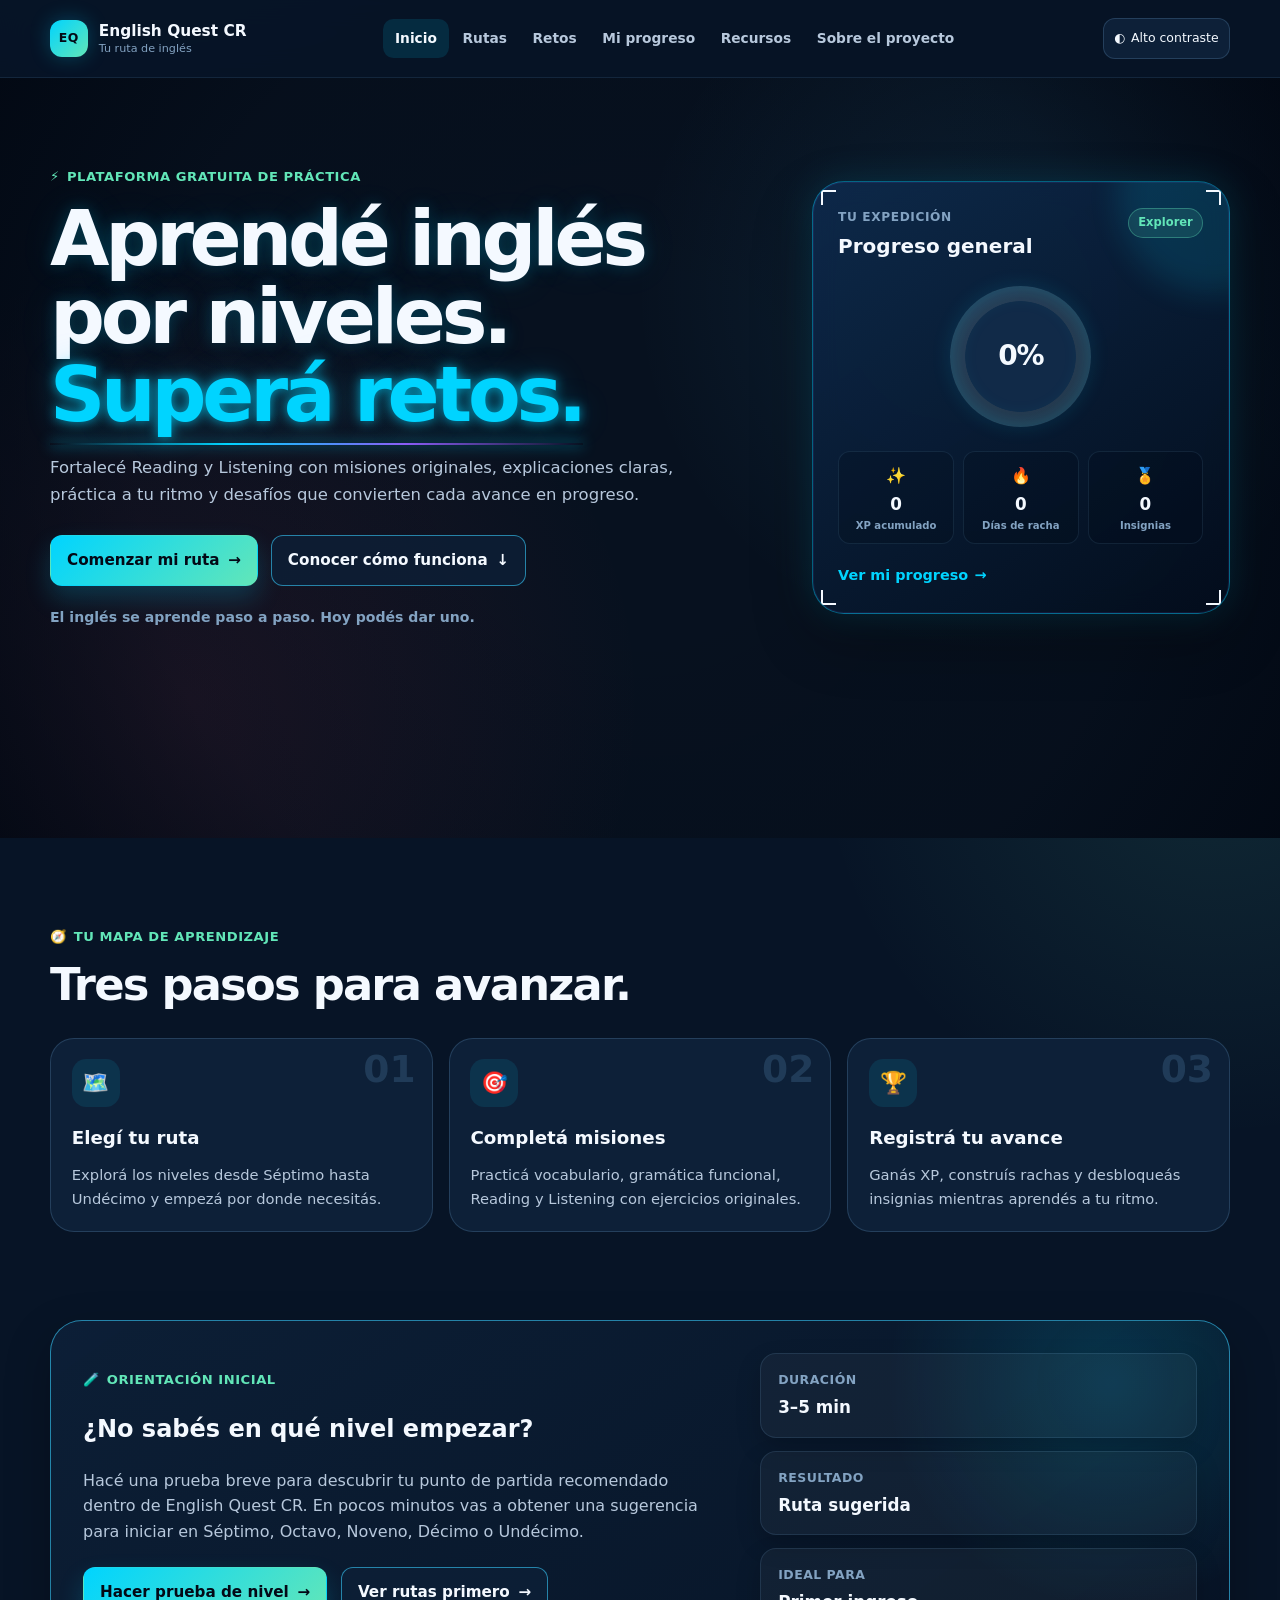
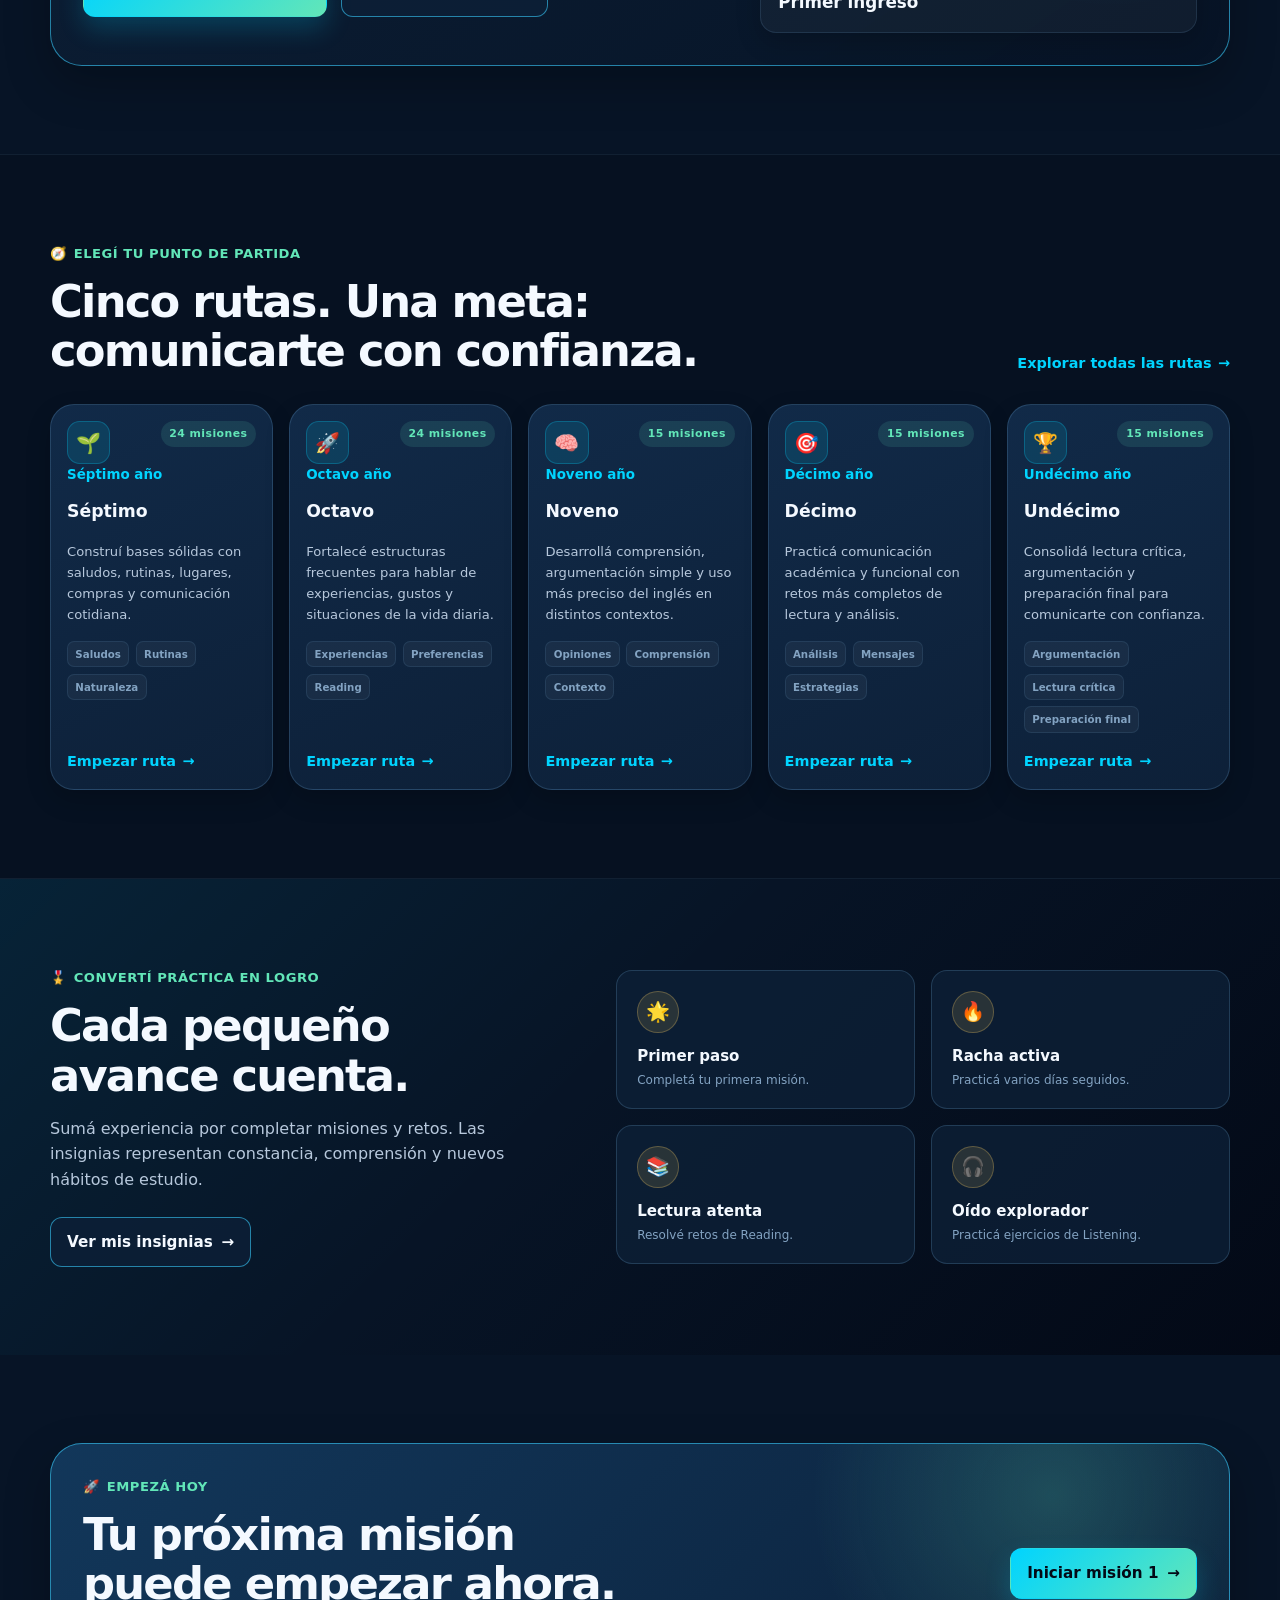
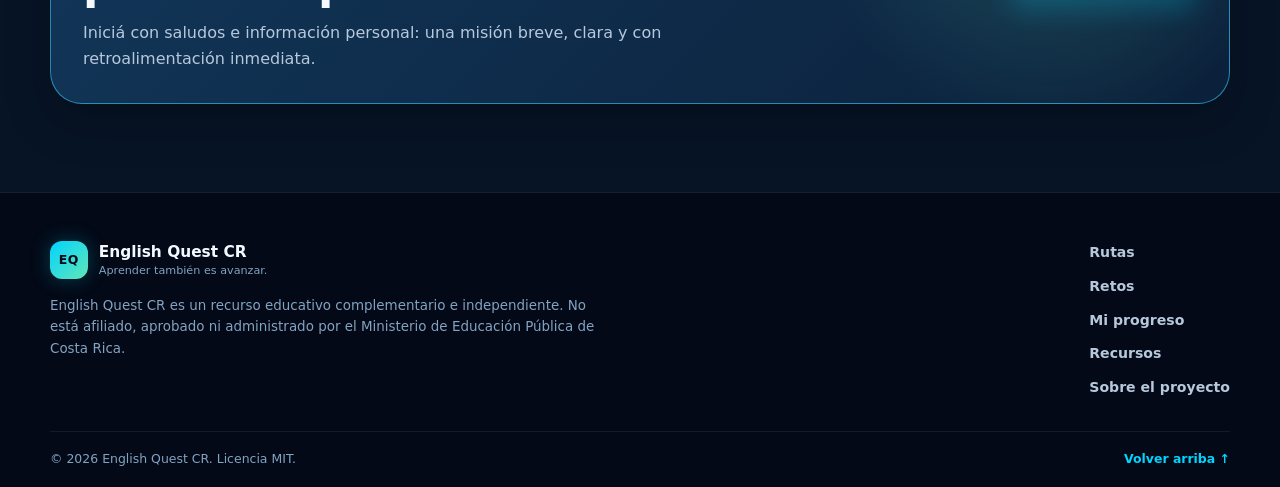
<file: index.html>
<!DOCTYPE html>
<html lang="es">
<head>
  <meta charset="UTF-8">
  <meta name="viewport" content="width=device-width, initial-scale=1.0">
  <meta
    name="description"
    content="English Quest CR: práctica gratuita de inglés para secundaria en Costa Rica."
  >
  <title>English Quest CR | Tu ruta de inglés</title>

  <link rel="stylesheet" href="assets/css/styles.css">

  <script src="data/seventh-missions.js" defer></script>
  <script src="data/eighth-missions.js" defer></script>
  <script src="data/ninth-missions.js" defer></script>
  <script src="data/tenth-missions.js" defer></script>
  <script src="data/eleventh-missions.js" defer></script>
  <script src="assets/js/app.js" defer></script>
</head>

<body>
  <a class="skip-link" href="#main-content">Saltar al contenido principal</a>

  <header class="site-header">
    <div class="container header-content">
      <a class="brand" href="index.html" aria-label="English Quest CR, página de inicio">
        <span class="brand-mark" aria-hidden="true">EQ</span>
        <span>
          <strong>English Quest CR</strong>
          <small>Tu ruta de inglés</small>
        </span>
      </a>

      <button
        class="menu-toggle"
        type="button"
        aria-label="Abrir menú de navegación"
        aria-expanded="false"
        aria-controls="main-navigation"
        data-menu-toggle
      >
        <span aria-hidden="true">☰</span>
      </button>

      <nav
        class="main-navigation"
        id="main-navigation"
        aria-label="Navegación principal"
        data-navigation
      >
        <a class="nav-link is-active" href="index.html" aria-current="page">Inicio</a>
        <a class="nav-link" href="pages/levels.html">Rutas</a>
        <a class="nav-link" href="pages/challenge.html">Retos</a>
        <a class="nav-link" href="pages/progress.html">Mi progreso</a>
        <a class="nav-link" href="pages/resources.html">Recursos</a>
        <a class="nav-link" href="pages/about.html">Sobre el proyecto</a>
      </nav>

      <button
        class="contrast-toggle"
        type="button"
        aria-pressed="false"
        aria-label="Activar modo de alto contraste"
        data-contrast-toggle
      >
        <span aria-hidden="true">◐</span>
        <span class="contrast-label">Alto contraste</span>
      </button>
    </div>
  </header>

  <main id="main-content">
    <section class="hero section">
      <div class="hero-background" aria-hidden="true">
        <div class="hero-grid-effect"></div>
        <div class="hero-scanlines"></div>
        <div class="hero-glow hero-glow--one"></div>
        <div class="hero-glow hero-glow--two"></div>

        <span class="hero-particle particle--one"></span>
        <span class="hero-particle particle--two"></span>
        <span class="hero-particle particle--three"></span>
        <span class="hero-particle particle--four"></span>
        <span class="hero-particle particle--five"></span>
        <span class="hero-particle particle--six"></span>
      </div>

      <div class="container hero-grid">
        <div class="hero-copy">
          <p class="eyebrow">
            <span aria-hidden="true">⚡</span>
            Plataforma gratuita de práctica
          </p>

          <h1>
            Aprendé inglés por niveles.
            <span>Superá retos.</span>
          </h1>

          <p class="hero-description">
            Fortalecé Reading y Listening con misiones originales,
            explicaciones claras, práctica a tu ritmo y desafíos que
            convierten cada avance en progreso.
          </p>

          <div class="hero-actions">
            <a class="button button-primary" href="pages/levels.html">
              <span>Comenzar mi ruta</span>
              <span aria-hidden="true">→</span>
            </a>

            <a class="button button-secondary" href="#como-funciona">
              <span>Conocer cómo funciona</span>
              <span aria-hidden="true">↓</span>
            </a>
          </div>

          <p class="motivation" id="motivational-message">
            El inglés se aprende paso a paso. Hoy podés dar uno.
          </p>
        </div>

        <aside class="quest-panel" aria-labelledby="quest-panel-title">
          <span class="panel-corner panel-corner--top-left" aria-hidden="true"></span>
          <span class="panel-corner panel-corner--top-right" aria-hidden="true"></span>
          <span class="panel-corner panel-corner--bottom-left" aria-hidden="true"></span>
          <span class="panel-corner panel-corner--bottom-right" aria-hidden="true"></span>

          <div class="quest-panel-top">
            <div>
              <p class="panel-label">Tu expedición</p>
              <h2 id="quest-panel-title">Progreso general</h2>
            </div>

            <span class="rank-badge" id="rank-badge">Explorer</span>
          </div>

          <div
            class="progress-ring"
            data-progress-ring
            role="progressbar"
            aria-label="Progreso general"
            aria-valuemin="0"
            aria-valuemax="100"
            aria-valuenow="0"
          >
            <span id="progress-percentage">0%</span>
          </div>

          <div class="quest-stats">
            <div class="stat">
              <span class="stat-icon" aria-hidden="true">✨</span>
              <span class="stat-value" id="xp-total">0</span>
              <span class="stat-label">XP acumulado</span>
            </div>

            <div class="stat">
              <span class="stat-icon" aria-hidden="true">🔥</span>
              <span class="stat-value" id="streak-total">0</span>
              <span class="stat-label">Días de racha</span>
            </div>

            <div class="stat">
              <span class="stat-icon" aria-hidden="true">🏅</span>
              <span class="stat-value" id="badges-total">0</span>
              <span class="stat-label">Insignias</span>
            </div>
          </div>

          <a class="text-link" href="pages/progress.html">
            Ver mi progreso
            <span aria-hidden="true">→</span>
          </a>
        </aside>
      </div>

      <div class="hero-effects" aria-hidden="true">
        <div class="spark spark-one"></div>
        <div class="spark spark-two"></div>
        <div class="spark spark-three"></div>
        <div class="spark spark-four"></div>

        <div class="costa-rica-flag">
          <span class="flag-wave"></span>
          <span class="flag-stripe flag-blue-top"></span>
          <span class="flag-stripe flag-white-top"></span>
          <span class="flag-stripe flag-red"></span>
          <span class="flag-stripe flag-white-bottom"></span>
          <span class="flag-stripe flag-blue-bottom"></span>
        </div>
      </div>
    </section>

    <section class="section" id="como-funciona" aria-labelledby="how-title">
      <div class="container">
        <div class="section-heading">
          <div>
            <p class="eyebrow">
              <span aria-hidden="true">🧭</span>
              Tu mapa de aprendizaje
            </p>
            <h2 id="how-title">Tres pasos para avanzar.</h2>
          </div>
        </div>

        <div class="steps-grid">
          <article class="step-card reveal-card">
            <span class="step-number" aria-hidden="true">01</span>
            <span class="step-icon" aria-hidden="true">🗺️</span>
            <h3>Elegí tu ruta</h3>
            <p>Explorá los niveles desde Séptimo hasta Undécimo y empezá por donde necesitás.</p>
          </article>

          <article class="step-card reveal-card">
            <span class="step-number" aria-hidden="true">02</span>
            <span class="step-icon" aria-hidden="true">🎯</span>
            <h3>Completá misiones</h3>
            <p>Practicá vocabulario, gramática funcional, Reading y Listening con ejercicios originales.</p>
          </article>

          <article class="step-card reveal-card">
            <span class="step-number" aria-hidden="true">03</span>
            <span class="step-icon" aria-hidden="true">🏆</span>
            <h3>Registrá tu avance</h3>
            <p>Ganás XP, construís rachas y desbloqueás insignias mientras aprendés a tu ritmo.</p>
          </article>
        </div>
      </div>
    </section>

    <section class="section placement-section" aria-labelledby="placement-title">
      <div class="container">
        <div class="placement-card reveal-card">
          <div class="placement-copy">
            <p class="eyebrow">
              <span aria-hidden="true">🧪</span>
              Orientación inicial
            </p>
            <h2 id="placement-title">¿No sabés en qué nivel empezar?</h2>
            <p>
              Hacé una prueba breve para descubrir tu punto de partida recomendado dentro de English Quest CR.
              En pocos minutos vas a obtener una sugerencia para iniciar en Séptimo, Octavo, Noveno, Décimo o Undécimo.
            </p>

            <div class="placement-actions">
              <a class="button button-primary" href="pages/challenge.html">
                <span>Hacer prueba de nivel</span>
                <span aria-hidden="true">→</span>
              </a>

              <a class="button button-secondary" href="pages/levels.html">
                <span>Ver rutas primero</span>
                <span aria-hidden="true">→</span>
              </a>
            </div>
          </div>

          <div class="placement-panel" aria-label="Resumen de la prueba">
            <article class="placement-mini-card">
              <span class="placement-mini-label">Duración</span>
              <strong>3–5 min</strong>
            </article>

            <article class="placement-mini-card">
              <span class="placement-mini-label">Resultado</span>
              <strong>Ruta sugerida</strong>
            </article>

            <article class="placement-mini-card">
              <span class="placement-mini-label">Ideal para</span>
              <strong>Primer ingreso</strong>
            </article>
          </div>
        </div>
      </div>
    </section>

    <section class="section level-section" aria-labelledby="levels-title">
      <div class="container">
        <div class="section-heading">
          <div>
            <p class="eyebrow">
              <span aria-hidden="true">🧭</span>
              Elegí tu punto de partida
            </p>
            <h2 id="levels-title">Cinco rutas. Una meta: comunicarte con confianza.</h2>
          </div>

          <a class="text-link" href="pages/levels.html">
            Explorar todas las rutas
            <span aria-hidden="true">→</span>
          </a>
        </div>

        <div class="level-grid" id="levels-container" aria-live="polite">
          <p class="loading-message">Cargando rutas de aprendizaje...</p>
        </div>

        <p class="content-error" id="levels-error" hidden role="alert">
          No pudimos cargar las rutas. Recargá la página e intentá nuevamente.
        </p>
      </div>
    </section>

    <section class="section badges-section" aria-labelledby="badges-title">
      <div class="container badges-layout">
        <div class="badges-copy">
          <p class="eyebrow">
            <span aria-hidden="true">🎖️</span>
            Convertí práctica en logro
          </p>
          <h2 id="badges-title">Cada pequeño avance cuenta.</h2>
          <p>
            Sumá experiencia por completar misiones y retos. Las insignias
            representan constancia, comprensión y nuevos hábitos de estudio.
          </p>

          <a class="button button-secondary" href="pages/progress.html">
            <span>Ver mis insignias</span>
            <span aria-hidden="true">→</span>
          </a>
        </div>

        <div class="badge-showcase" aria-label="Ejemplos de insignias">
          <article class="badge-card reveal-card">
            <span class="badge-icon" aria-hidden="true">🌟</span>
            <h3>Primer paso</h3>
            <p>Completá tu primera misión.</p>
          </article>

          <article class="badge-card reveal-card">
            <span class="badge-icon" aria-hidden="true">🔥</span>
            <h3>Racha activa</h3>
            <p>Practicá varios días seguidos.</p>
          </article>

          <article class="badge-card reveal-card">
            <span class="badge-icon" aria-hidden="true">📚</span>
            <h3>Lectura atenta</h3>
            <p>Resolvé retos de Reading.</p>
          </article>

          <article class="badge-card reveal-card">
            <span class="badge-icon" aria-hidden="true">🎧</span>
            <h3>Oído explorador</h3>
            <p>Practicá ejercicios de Listening.</p>
          </article>
        </div>
      </div>
    </section>

    <section class="section diagnostic-section" aria-labelledby="diagnostic-title">
      <div class="container">
        <div class="diagnostic-card reveal-card">
          <div>
            <p class="eyebrow">
              <span aria-hidden="true">🚀</span>
              Empezá hoy
            </p>
            <h2 id="diagnostic-title">Tu próxima misión puede empezar ahora.</h2>
            <p>
              Iniciá con saludos e información personal: una misión breve,
              clara y con retroalimentación inmediata.
            </p>
          </div>

          <a class="button button-primary" href="pages/mission.html?mission=seventh-mission-1">
            <span>Iniciar misión 1</span>
            <span aria-hidden="true">→</span>
          </a>
        </div>
      </div>
    </section>
  </main>

  <footer class="site-footer">
    <div class="container footer-grid">
      <div>
        <a class="brand footer-brand" href="index.html" aria-label="English Quest CR, página de inicio">
          <span class="brand-mark" aria-hidden="true">EQ</span>
          <span>
            <strong>English Quest CR</strong>
            <small>Aprender también es avanzar.</small>
          </span>
        </a>

        <p class="footer-disclaimer">
          English Quest CR es un recurso educativo complementario e independiente.
          No está afiliado, aprobado ni administrado por el Ministerio de
          Educación Pública de Costa Rica.
        </p>
      </div>

      <div class="footer-links">
        <a href="pages/levels.html">Rutas</a>
        <a href="pages/challenge.html">Retos</a>
        <a href="pages/progress.html">Mi progreso</a>
        <a href="pages/resources.html">Recursos</a>
        <a href="pages/about.html">Sobre el proyecto</a>
      </div>
    </div>

    <div class="container footer-bottom">
      <p>© <span id="current-year"></span> English Quest CR. Licencia MIT.</p>
      <a href="#main-content">Volver arriba ↑</a>
    </div>
  </footer>
</body>
</html>
</file>
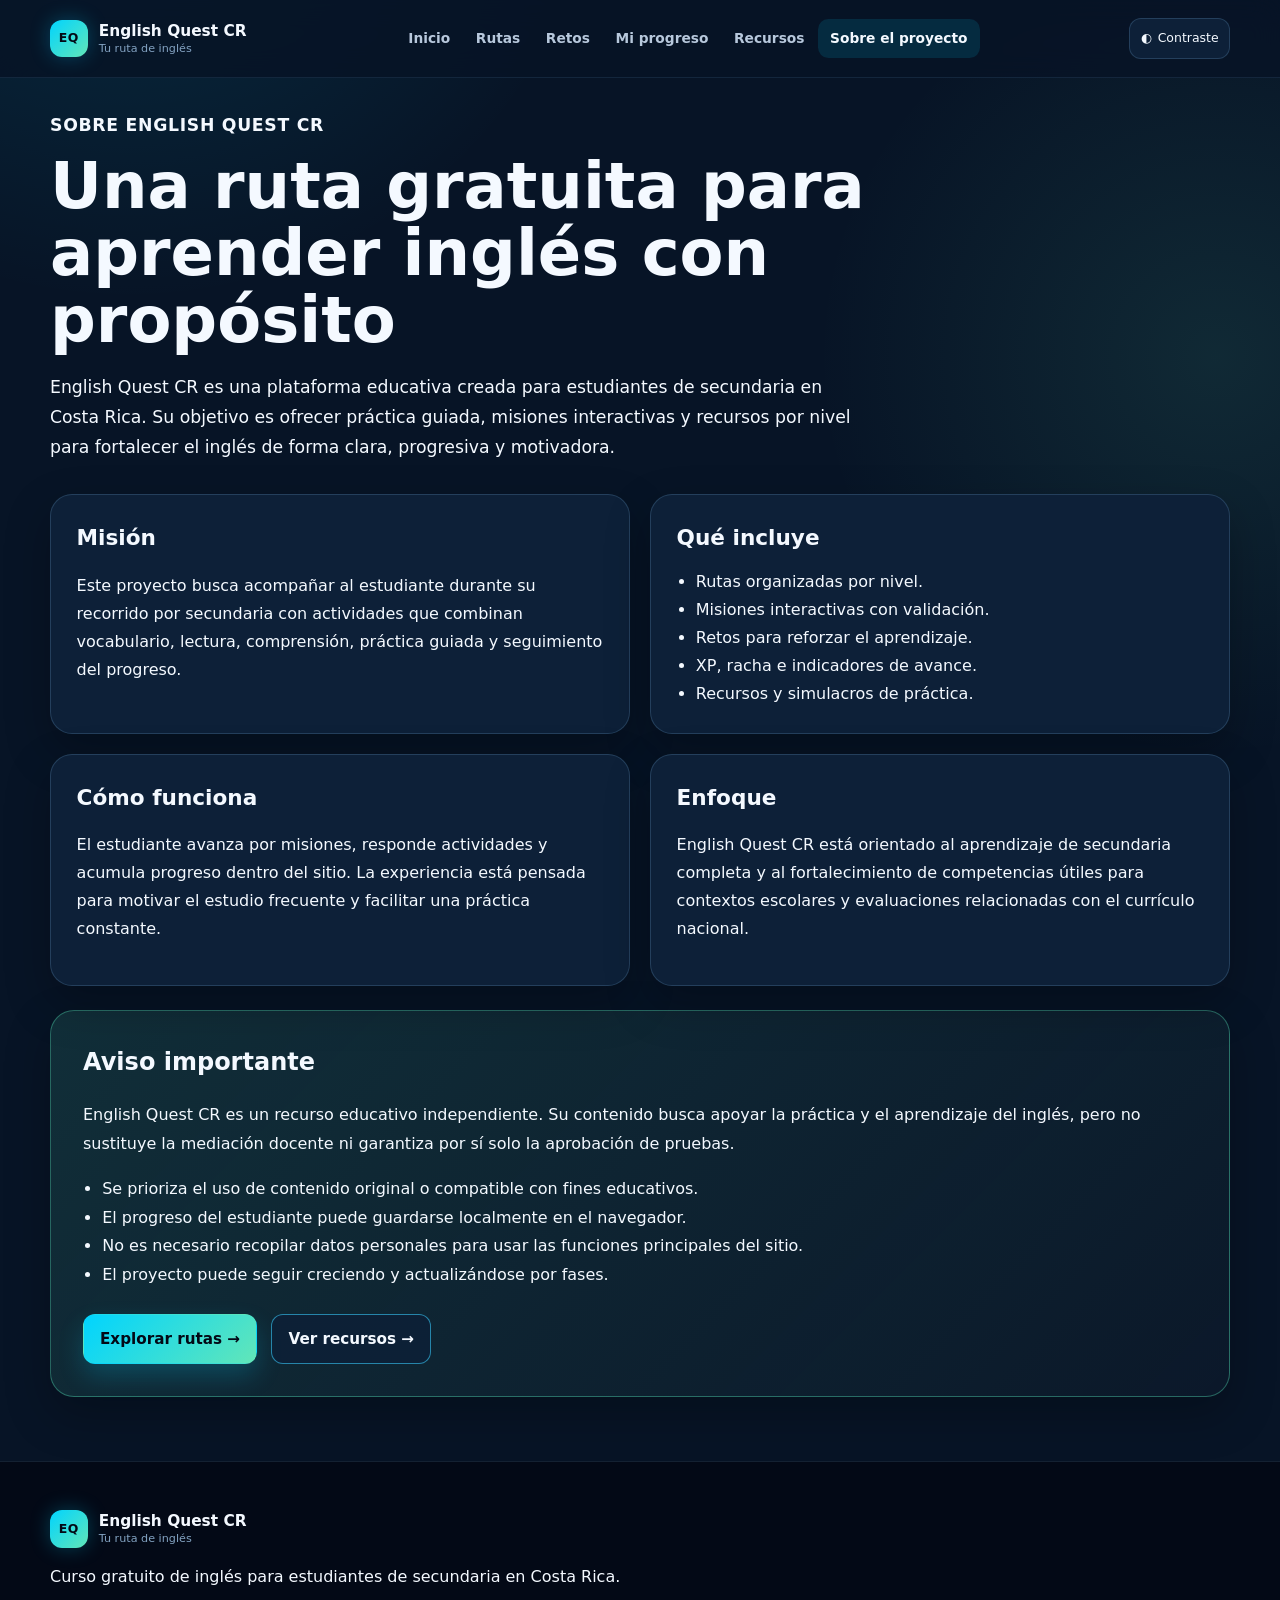
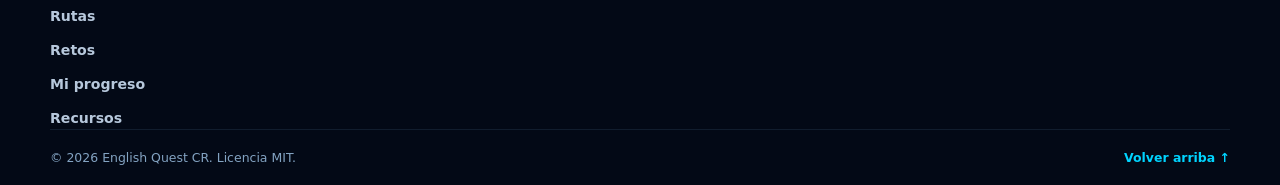
<file: pages/about.html>
<!DOCTYPE html>
<html lang="es">
<head>
  <meta charset="UTF-8">
  <meta name="viewport" content="width=device-width, initial-scale=1.0">

  <meta
    name="description"
    content="Conocé la misión, el enfoque y el funcionamiento de English Quest CR."
  >

  <title>Sobre el proyecto | English Quest CR</title>

  <link rel="stylesheet" href="../assets/css/styles.css">
  <script src="../assets/js/app.js" defer></script>

  <style>
    .about-page {
      padding: 2rem 0 4rem;
    }

    .about-hero {
      max-width: 820px;
      margin-bottom: 2rem;
    }

    .about-hero h1 {
      margin: 0;
      color: var(--text);
      font-size: clamp(2.2rem, 5vw, 4rem);
      line-height: 1.05;
    }

    .about-hero p {
      color: var(--muted);
      font-size: 1.08rem;
      line-height: 1.75;
    }

    .about-grid {
      display: grid;
      grid-template-columns: repeat(2, minmax(0, 1fr));
      gap: 1.25rem;
      margin-bottom: 1.5rem;
    }

    .about-card {
      padding: 1.6rem;
      border: 1px solid var(--border);
      border-radius: 22px;
      background: var(--surface);
      box-shadow: var(--shadow);
    }

    .about-card h2 {
      margin-top: 0;
      margin-bottom: 0.75rem;
      color: var(--text);
      font-size: 1.35rem;
    }

    .about-card p,
    .about-card li {
      color: var(--muted);
      line-height: 1.75;
    }

    .about-card ul {
      margin: 0;
      padding-left: 1.2rem;
    }

    .about-highlight {
      padding: clamp(1.4rem, 3vw, 2rem);
      border: 1px solid rgba(89, 242, 196, 0.35);
      border-radius: 24px;
      background:
        linear-gradient(
          135deg,
          rgba(89, 242, 196, 0.12),
          rgba(255, 255, 255, 0.02)
        );
      box-shadow: var(--shadow);
    }

    .about-highlight h2 {
      margin-top: 0;
      color: var(--text);
    }

    .about-highlight p,
    .about-highlight li {
      color: var(--muted);
      line-height: 1.8;
    }

    .about-highlight ul {
      margin: 0.8rem 0 0;
      padding-left: 1.2rem;
    }

    .about-cta {
      margin-top: 1.5rem;
      display: flex;
      flex-wrap: wrap;
      gap: 0.9rem;
    }

    @media (max-width: 720px) {
      .about-grid {
        grid-template-columns: 1fr;
      }
    }
  </style>
</head>

<body>
  <a class="skip-link" href="#main-content">Saltar al contenido principal</a>

<header class="site-header">
  <div class="container header-content">
    <a class="brand" href="../index.html" aria-label="English Quest CR, inicio">
      <span class="brand-mark" aria-hidden="true">EQ</span>
      <span>
        <strong>English Quest CR</strong>
        <small>Tu ruta de inglés</small>
      </span>
    </a>

    <button
      class="menu-toggle"
      type="button"
      data-menu-toggle
      aria-expanded="false"
      aria-controls="primary-navigation"
    >
      <span class="sr-only">Abrir menú</span>
      <span aria-hidden="true">☰</span>
    </button>

    <nav
      id="primary-navigation"
      class="main-navigation"
      data-navigation
      aria-label="Navegación principal"
    >
      <a class="nav-link" href="../index.html">Inicio</a>
      <a class="nav-link" href="levels.html">Rutas</a>
      <a class="nav-link" href="challenge.html">Retos</a>
      <a class="nav-link" href="progress.html">Mi progreso</a>
      <a class="nav-link" href="resources.html">Recursos</a>
      <a class="nav-link is-active" href="about.html" aria-current="page">Sobre el proyecto</a>
    </nav>

    <button
      class="contrast-toggle"
      type="button"
      data-contrast-toggle
      aria-pressed="false"
    >
      <span aria-hidden="true">◐</span>
      <span class="contrast-label">Contraste</span>
    </button>
  </div>
</header>
  <main id="main-content" class="about-page">
    <div class="container">
      <section class="about-hero" aria-labelledby="about-title">
        <p class="eyebrow">Sobre English Quest CR</p>

        <h1 id="about-title">Una ruta gratuita para aprender inglés con propósito</h1>

        <p>
          English Quest CR es una plataforma educativa creada para estudiantes de
          secundaria en Costa Rica. Su objetivo es ofrecer práctica guiada,
          misiones interactivas y recursos por nivel para fortalecer el inglés de
          forma clara, progresiva y motivadora.
        </p>
      </section>

      <section class="about-grid" aria-label="Información del proyecto">
        <article class="about-card">
          <h2>Misión</h2>
          <p>
            Este proyecto busca acompañar al estudiante durante su recorrido por
            secundaria con actividades que combinan vocabulario, lectura,
            comprensión, práctica guiada y seguimiento del progreso.
          </p>
        </article>

        <article class="about-card">
          <h2>Qué incluye</h2>
          <ul>
            <li>Rutas organizadas por nivel.</li>
            <li>Misiones interactivas con validación.</li>
            <li>Retos para reforzar el aprendizaje.</li>
            <li>XP, racha e indicadores de avance.</li>
            <li>Recursos y simulacros de práctica.</li>
          </ul>
        </article>

        <article class="about-card">
          <h2>Cómo funciona</h2>
          <p>
            El estudiante avanza por misiones, responde actividades y acumula
            progreso dentro del sitio. La experiencia está pensada para motivar
            el estudio frecuente y facilitar una práctica constante.
          </p>
        </article>

        <article class="about-card">
          <h2>Enfoque</h2>
          <p>
            English Quest CR está orientado al aprendizaje de secundaria completa
            y al fortalecimiento de competencias útiles para contextos escolares
            y evaluaciones relacionadas con el currículo nacional.
          </p>
        </article>
      </section>

      <section class="about-highlight" aria-labelledby="project-note-title">
        <h2 id="project-note-title">Aviso importante</h2>

        <p>
          English Quest CR es un recurso educativo independiente. Su contenido
          busca apoyar la práctica y el aprendizaje del inglés, pero no sustituye
          la mediación docente ni garantiza por sí solo la aprobación de pruebas.
        </p>

        <ul>
          <li>Se prioriza el uso de contenido original o compatible con fines educativos.</li>
          <li>El progreso del estudiante puede guardarse localmente en el navegador.</li>
          <li>No es necesario recopilar datos personales para usar las funciones principales del sitio.</li>
          <li>El proyecto puede seguir creciendo y actualizándose por fases.</li>
        </ul>

        <div class="about-cta">
          <a class="button button-primary" href="levels.html">
            Explorar rutas →
          </a>

          <a class="button button-secondary" href="resources.html">
            Ver recursos →
          </a>
        </div>
      </section>
    </div>
  </main>

  <footer class="site-footer">
    <div class="container footer-top">
      <div>
        <a class="brand" href="../index.html">
          <span class="brand-mark" aria-hidden="true">EQ</span>
          <span>
            <strong>English Quest CR</strong>
            <small>Tu ruta de inglés</small>
          </span>
        </a>

        <p class="footer-copy">
          Curso gratuito de inglés para estudiantes de secundaria en Costa Rica.
        </p>
      </div>

      <div class="footer-links">
        <a href="levels.html">Rutas</a>
        <a href="challenge.html">Retos</a>
        <a href="progress.html">Mi progreso</a>
        <a href="resources.html">Recursos</a>
      </div>
    </div>

    <div class="container footer-bottom">
      <p>© <span id="current-year"></span> English Quest CR. Licencia MIT.</p>
      <a href="#main-content">Volver arriba ↑</a>
    </div>
  </footer>
</body>
</html>
</file>
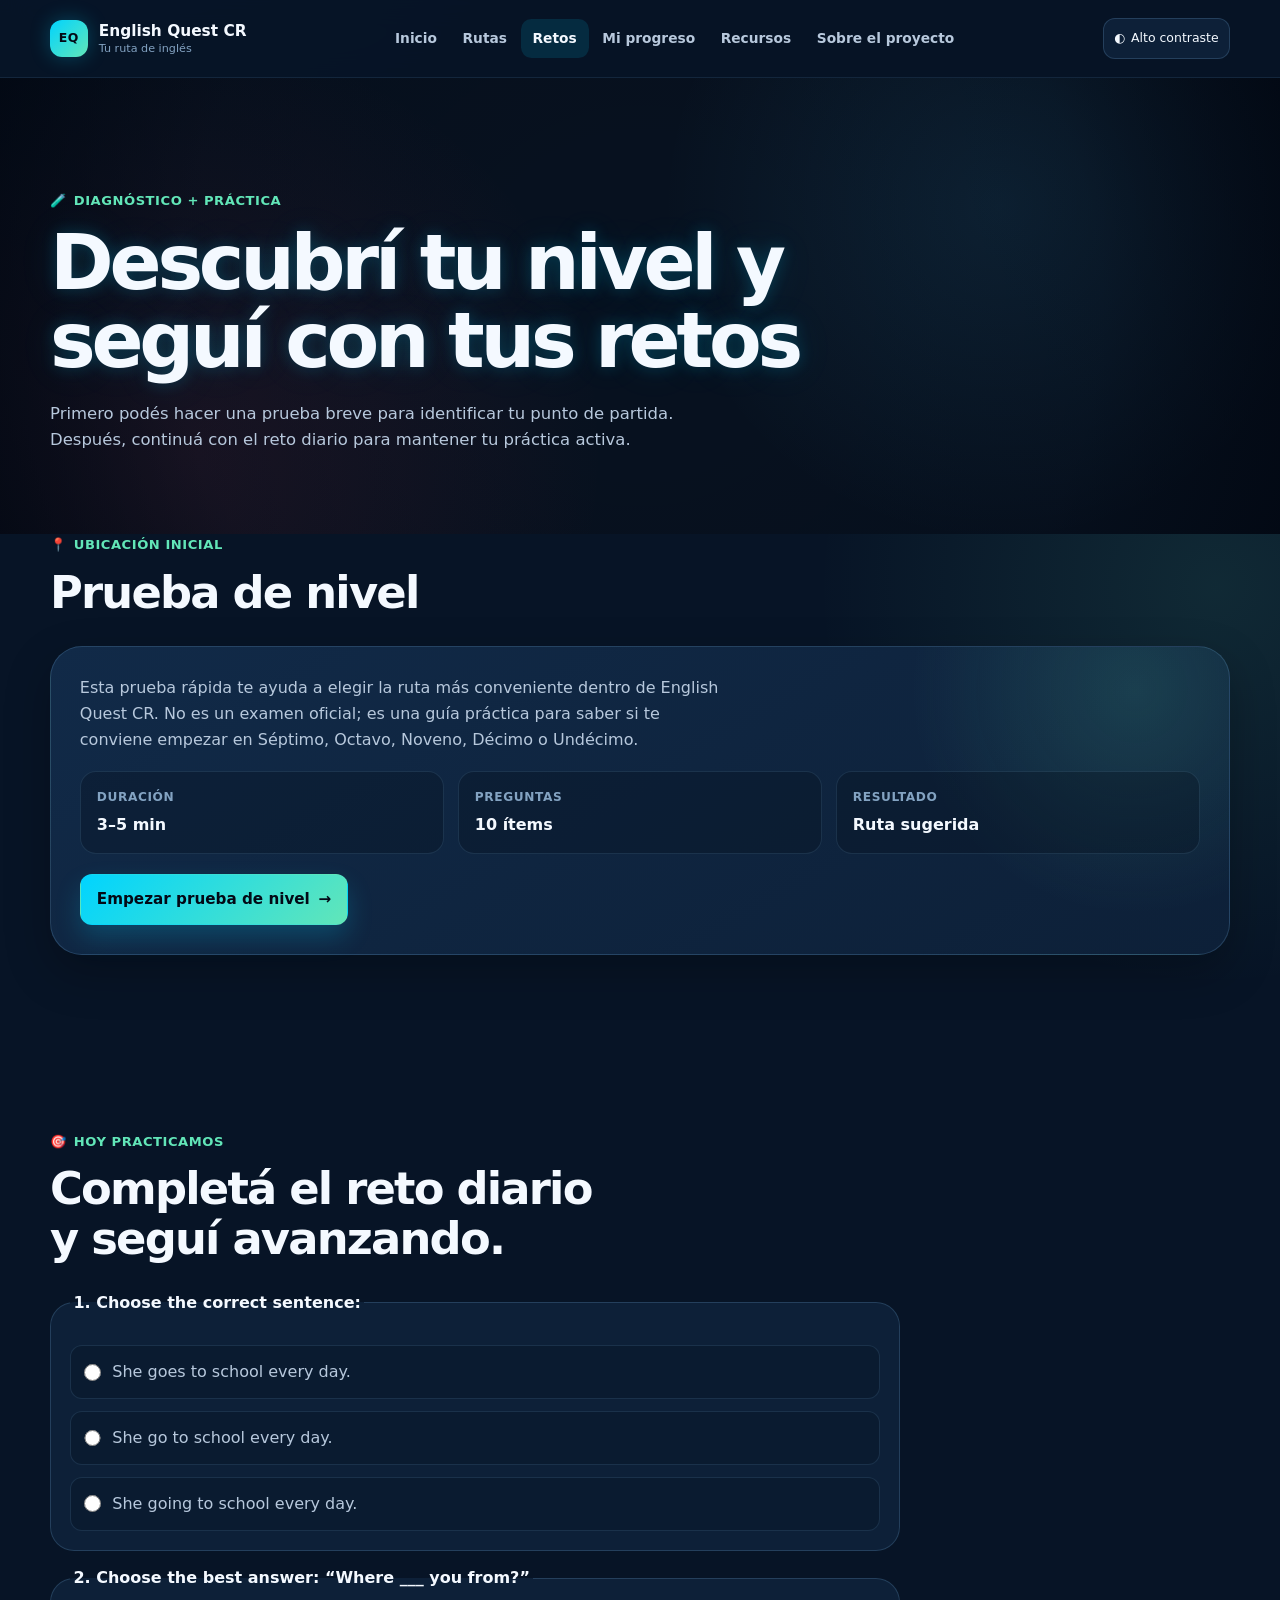
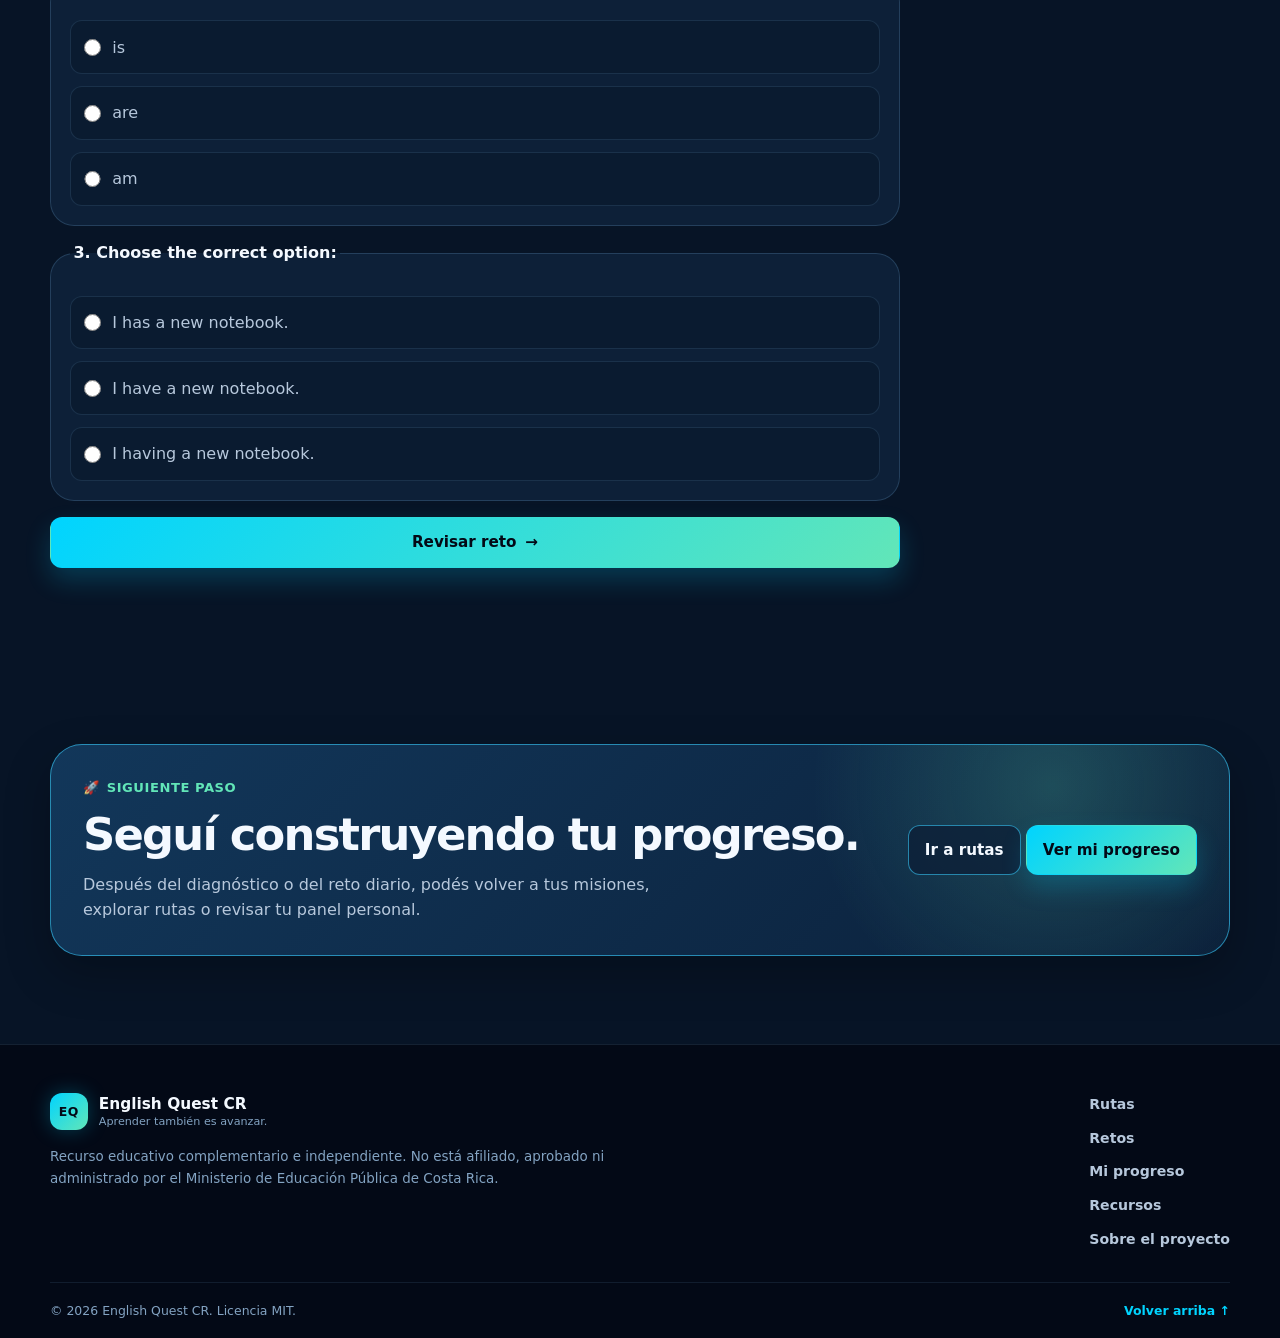
<file: pages/challenge.html>
<!DOCTYPE html>
<html lang="es">
<head>
  <meta charset="UTF-8">
  <meta name="viewport" content="width=device-width, initial-scale=1.0">
  <meta
    name="description"
    content="Prueba de nivel y reto diario interactivo para practicar inglés con English Quest CR."
  >
  <title>Prueba de nivel y retos | English Quest CR</title>

  <link rel="stylesheet" href="../assets/css/styles.css">

  <script type="module">
    import "../assets/js/supabase-config.js";
  </script>

  <script src="../assets/js/app.js" defer></script>
</head>

<body>
  <a class="skip-link" href="#main-content">
    Saltar al contenido principal
  </a>

  <header class="site-header">
    <div class="container header-content">
      <a
        class="brand"
        href="../index.html"
        aria-label="English Quest CR, ir al inicio"
      >
        <span class="brand-mark" aria-hidden="true">EQ</span>

        <span>
          <strong>English Quest CR</strong>
          <small>Tu ruta de inglés</small>
        </span>
      </a>

      <button
        class="menu-toggle"
        type="button"
        aria-label="Abrir menú de navegación"
        aria-expanded="false"
        aria-controls="main-navigation"
        data-menu-toggle
      >
        <span aria-hidden="true">☰</span>
      </button>

      <nav
        class="main-navigation"
        id="main-navigation"
        aria-label="Navegación principal"
        data-navigation
      >
        <a class="nav-link" href="../index.html">Inicio</a>
        <a class="nav-link" href="levels.html">Rutas</a>
        <a class="nav-link is-active" href="challenge.html" aria-current="page">Retos</a>
        <a class="nav-link" href="progress.html">Mi progreso</a>
        <a class="nav-link" href="resources.html">Recursos</a>
        <a class="nav-link" href="about.html">Sobre el proyecto</a>
      </nav>

      <button
        class="contrast-toggle"
        type="button"
        aria-pressed="false"
        aria-label="Activar modo de alto contraste"
        data-contrast-toggle
      >
        <span aria-hidden="true">◐</span>
        <span class="contrast-label">Alto contraste</span>
      </button>
    </div>
  </header>

  <main id="main-content">
    <section class="hero challenge-hero placement-hero">
      <div class="container">
        <p class="eyebrow">
          <span aria-hidden="true">🧪</span>
          Diagnóstico + práctica
        </p>

        <h1>Descubrí tu nivel y seguí con tus retos</h1>

        <p class="hero-description">
          Primero podés hacer una prueba breve para identificar tu punto de partida.
          Después, continuá con el reto diario para mantener tu práctica activa.
        </p>
      </div>
    </section>

    <section class="section placement-test-section" aria-labelledby="placement-test-title">
      <div class="container">
        <div class="section-heading">
          <div>
            <p class="eyebrow">
              <span aria-hidden="true">📍</span>
              Ubicación inicial
            </p>
            <h2 id="placement-test-title">Prueba de nivel</h2>
          </div>
        </div>

        <div class="placement-test-card">
          <div class="placement-test-intro" id="placementIntro">
            <p>
              Esta prueba rápida te ayuda a elegir la ruta más conveniente dentro de English Quest CR.
              No es un examen oficial; es una guía práctica para saber si te conviene empezar en
              Séptimo, Octavo, Noveno, Décimo o Undécimo.
            </p>

            <div class="placement-highlights">
              <article class="placement-highlight">
                <span class="placement-highlight__label">Duración</span>
                <strong>3–5 min</strong>
              </article>

              <article class="placement-highlight">
                <span class="placement-highlight__label">Preguntas</span>
                <strong>10 ítems</strong>
              </article>

              <article class="placement-highlight">
                <span class="placement-highlight__label">Resultado</span>
                <strong>Ruta sugerida</strong>
              </article>
            </div>

            <button class="button button-primary" type="button" id="start-placement-test">
              <span>Empezar prueba de nivel</span>
              <span aria-hidden="true">→</span>
            </button>
          </div>

          <div class="placement-quiz" id="placementQuiz" hidden>
            <div class="placement-progress">
              <div class="placement-progress__top">
                <span id="placement-progress-text">Pregunta 1 de 10</span>
                <span id="placement-score-text">Puntaje: 0</span>
              </div>

              <div class="placement-progress__bar" aria-hidden="true">
                <span id="placement-progress-fill"></span>
              </div>
            </div>

            <article class="placement-question-card">
              <p class="placement-question-label">Diagnóstico English Quest CR</p>
              <h3 id="placement-question-text">Cargando pregunta...</h3>
              <div class="placement-options" id="placement-options"></div>
            </article>
          </div>

          <div
            class="placement-result"
            id="placementResult"
            hidden
            tabindex="-1"
            aria-live="polite"
          >
            <span class="placement-result__badge" id="placement-badge">Ruta sugerida</span>
            <h3 id="placement-result-title">Tu resultado</h3>
            <p id="placement-result-description"></p>

            <div class="placement-result__grid">
              <article class="placement-result__item">
                <span>Puntaje</span>
                <strong id="placement-final-score">0 / 10</strong>
              </article>

              <article class="placement-result__item">
                <span>Recomendación</span>
                <strong id="placement-final-route">Séptimo</strong>
              </article>
            </div>

            <div class="placement-result__message" id="placement-result-message"></div>

            <div class="placement-result__actions">
              <a class="button button-primary" id="placement-route-link" href="levels.html">
                <span>Ir a mi ruta sugerida</span>
                <span aria-hidden="true">→</span>
              </a>

              <button class="button button-secondary" type="button" id="restart-placement-test">
                <span>Repetir prueba</span>
                <span aria-hidden="true">↺</span>
              </button>
            </div>
          </div>
        </div>
      </div>
    </section>

    <section class="section" aria-labelledby="challenge-title">
      <div class="container">
        <div class="section-heading">
          <div>
            <p class="eyebrow">
              <span aria-hidden="true">🎯</span>
              Hoy practicamos
            </p>

            <h2 id="challenge-title">Completá el reto diario y seguí avanzando.</h2>
          </div>
        </div>

        <form class="quiz-form" id="daily-challenge-form">
          <fieldset>
            <legend>1. Choose the correct sentence:</legend>

            <label class="answer-option">
              <input type="radio" name="daily-question-1" value="a">
              <span>She goes to school every day.</span>
            </label>

            <label class="answer-option">
              <input type="radio" name="daily-question-1" value="b">
              <span>She go to school every day.</span>
            </label>

            <label class="answer-option">
              <input type="radio" name="daily-question-1" value="c">
              <span>She going to school every day.</span>
            </label>
          </fieldset>

          <fieldset>
            <legend>2. Choose the best answer: “Where ___ you from?”</legend>

            <label class="answer-option">
              <input type="radio" name="daily-question-2" value="a">
              <span>is</span>
            </label>

            <label class="answer-option">
              <input type="radio" name="daily-question-2" value="b">
              <span>are</span>
            </label>

            <label class="answer-option">
              <input type="radio" name="daily-question-2" value="c">
              <span>am</span>
            </label>
          </fieldset>

          <fieldset>
            <legend>3. Choose the correct option:</legend>

            <label class="answer-option">
              <input type="radio" name="daily-question-3" value="a">
              <span>I has a new notebook.</span>
            </label>

            <label class="answer-option">
              <input type="radio" name="daily-question-3" value="b">
              <span>I have a new notebook.</span>
            </label>

            <label class="answer-option">
              <input type="radio" name="daily-question-3" value="c">
              <span>I having a new notebook.</span>
            </label>
          </fieldset>

          <button class="button button-primary" type="submit">
            Revisar reto
            <span aria-hidden="true">→</span>
          </button>
        </form>

        <div
          id="challenge-result"
          class="quiz-result"
          tabindex="-1"
          aria-live="polite"
        ></div>
      </div>
    </section>

    <section class="section diagnostic-section" aria-labelledby="next-step-title">
      <div class="container">
        <article class="diagnostic-card">
          <div>
            <p class="eyebrow">
              <span aria-hidden="true">🚀</span>
              Siguiente paso
            </p>

            <h2 id="next-step-title">Seguí construyendo tu progreso.</h2>

            <p>
              Después del diagnóstico o del reto diario, podés volver a tus misiones,
              explorar rutas o revisar tu panel personal.
            </p>
          </div>

          <div class="exam-actions">
            <a class="button button-secondary" href="levels.html">
              Ir a rutas
            </a>

            <a class="button button-primary" href="progress.html">
              Ver mi progreso
            </a>
          </div>
        </article>
      </div>
    </section>
  </main>

  <footer class="site-footer">
    <div class="container footer-grid">
      <div>
        <a class="brand footer-brand" href="../index.html">
          <span class="brand-mark" aria-hidden="true">EQ</span>

          <span>
            <strong>English Quest CR</strong>
            <small>Aprender también es avanzar.</small>
          </span>
        </a>

        <p class="footer-disclaimer">
          Recurso educativo complementario e independiente. No está afiliado,
          aprobado ni administrado por el Ministerio de Educación Pública de
          Costa Rica.
        </p>
      </div>

      <nav class="footer-links" aria-label="Enlaces del pie de página">
        <a href="levels.html">Rutas</a>
        <a href="challenge.html">Retos</a>
        <a href="progress.html">Mi progreso</a>
        <a href="resources.html">Recursos</a>
        <a href="about.html">Sobre el proyecto</a>
      </nav>
    </div>

    <div class="container footer-bottom">
      <p>
        © <span id="current-year"></span> English Quest CR. Licencia MIT.
      </p>

      <a href="#main-content">Volver arriba ↑</a>
    </div>
  </footer>

  <script>
    const placementQuestions = [
      {
        question: "Choose the correct greeting: 'Good ____!'",
        options: ["book", "morning", "apple", "student"],
        correct: 1
      },
      {
        question: "What does 'I go to school every day' express?",
        options: ["A daily routine", "A past event", "A question", "A place"],
        correct: 0
      },
      {
        question: "Choose the correct sentence:",
        options: [
          "She play soccer on Sundays.",
          "She plays soccer on Sundays.",
          "She playing soccer on Sundays.",
          "She to play soccer on Sundays."
        ],
        correct: 1
      },
      {
        question: "What is the best answer to: 'How old are you?'",
        options: [
          "I am in the classroom.",
          "I have 14 years.",
          "I am 14 years old.",
          "My age is student."
        ],
        correct: 2
      },
      {
        question: "Choose the option related to past experience:",
        options: [
          "I visited my grandmother yesterday.",
          "I visit my grandmother every day.",
          "I am visit my grandmother now.",
          "I will visiting my grandmother."
        ],
        correct: 0
      },
      {
        question: "Read: 'Maria studied for the test because she wanted a good grade.' Why did Maria study?",
        options: [
          "Because she was tired.",
          "Because she wanted a good grade.",
          "Because the class ended.",
          "Because she lost the book."
        ],
        correct: 1
      },
      {
        question: "Choose the best option: 'You ____ wear a helmet when riding a bike.'",
        options: ["should", "should to", "are", "can to"],
        correct: 0
      },
      {
        question: "Which sentence shows an opinion?",
        options: [
          "The movie starts at 7:00.",
          "There are 25 students.",
          "I think English is very useful.",
          "My notebook is blue."
        ],
        correct: 2
      },
      {
        question: "What is the main idea of a text?",
        options: [
          "A random detail",
          "The most important message",
          "The last word",
          "The title only"
        ],
        correct: 1
      },
      {
        question: "Choose the most advanced sentence:",
        options: [
          "My name is Ana.",
          "I like pizza.",
          "Yesterday I went to the library to finish a school project.",
          "This is a pen."
        ],
        correct: 2
      }
    ];

    const placementIntro = document.getElementById("placementIntro");
    const placementQuiz = document.getElementById("placementQuiz");
    const placementResult = document.getElementById("placementResult");
    const startPlacementBtn = document.getElementById("start-placement-test");
    const restartPlacementBtn = document.getElementById("restart-placement-test");
    const placementQuestionText = document.getElementById("placement-question-text");
    const placementOptions = document.getElementById("placement-options");
    const placementProgressText = document.getElementById("placement-progress-text");
    const placementScoreText = document.getElementById("placement-score-text");
    const placementProgressFill = document.getElementById("placement-progress-fill");
    const placementBadge = document.getElementById("placement-badge");
    const placementResultTitle = document.getElementById("placement-result-title");
    const placementResultDescription = document.getElementById("placement-result-description");
    const placementFinalScore = document.getElementById("placement-final-score");
    const placementFinalRoute = document.getElementById("placement-final-route");
    const placementResultMessage = document.getElementById("placement-result-message");
    const placementRouteLink = document.getElementById("placement-route-link");

    let placementIndex = 0;
    let placementScore = 0;

    function getPlacementResult(score) {
      if (score <= 2) {
        return {
          route: "Séptimo",
          description: "Te conviene empezar por bases sólidas: saludos, rutinas, gustos, lugares e información personal.",
          message: "Iniciá en Séptimo para construir confianza con vocabulario esencial y estructuras simples.",
          link: "levels.html#seventh"
        };
      }

      if (score <= 4) {
        return {
          route: "Octavo",
          description: "Ya manejás nociones básicas y podés avanzar a experiencias, preferencias y comunicación cotidiana.",
          message: "Empezá en Octavo para reforzar pasado simple, situaciones diarias y comprensión breve.",
          link: "levels.html#eighth"
        };
      }

      if (score <= 6) {
        return {
          route: "Noveno",
          description: "Mostrás una base funcional para trabajar comprensión, opiniones e ideas principales con más precisión.",
          message: "Seguí en Noveno para practicar lectura, contexto y mensajes más completos.",
          link: "levels.html#ninth"
        };
      }

      if (score <= 8) {
        return {
          route: "Décimo",
          description: "Tu nivel permite abordar tareas más académicas y funcionales, con lectura y análisis más exigentes.",
          message: "Probá Décimo para desarrollar estrategias de comprensión y análisis de textos.",
          link: "levels.html#tenth"
        };
      }

      return {
        route: "Undécimo",
        description: "Tenés una base sólida para consolidar lectura crítica, argumentación y preparación final.",
        message: "Iniciá en Undécimo para fortalecer comprensión avanzada y tareas integradas.",
        link: "levels.html#eleventh"
      };
    }

    function startPlacementTest() {
      placementIndex = 0;
      placementScore = 0;
      placementIntro.hidden = true;
      placementResult.hidden = true;
      placementQuiz.hidden = false;
      renderPlacementQuestion();
    }

    function renderPlacementQuestion() {
      const current = placementQuestions[placementIndex];
      placementQuestionText.textContent = current.question;
      placementOptions.innerHTML = "";
      placementProgressText.textContent = `Pregunta ${placementIndex + 1} de ${placementQuestions.length}`;
      placementScoreText.textContent = `Puntaje: ${placementScore}`;
      placementProgressFill.style.width = `${(placementIndex / placementQuestions.length) * 100}%`;

      current.options.forEach((option, index) => {
        const button = document.createElement("button");
        button.type = "button";
        button.className = "placement-option";
        button.textContent = option;
        button.addEventListener("click", () => handlePlacementAnswer(index));
        placementOptions.appendChild(button);
      });
    }

    function handlePlacementAnswer(selectedIndex) {
      const current = placementQuestions[placementIndex];

      if (selectedIndex === current.correct) {
        placementScore++;
      }

      placementIndex++;

      if (placementIndex < placementQuestions.length) {
        renderPlacementQuestion();
        return;
      }

      showPlacementResult();
    }

    function showPlacementResult() {
      const result = getPlacementResult(placementScore);

      placementQuiz.hidden = true;
      placementResult.hidden = false;

      placementBadge.textContent = `Ruta sugerida: ${result.route}`;
      placementResultTitle.textContent = `Tu mejor punto de inicio es ${result.route}`;
      placementResultDescription.textContent = result.description;
      placementFinalScore.textContent = `${placementScore} / ${placementQuestions.length}`;
      placementFinalRoute.textContent = result.route;
      placementResultMessage.textContent = result.message;
      placementRouteLink.href = result.link;

      placementResult.focus();
      placementResult.scrollIntoView({ behavior: "smooth", block: "start" });
    }

    startPlacementBtn?.addEventListener("click", startPlacementTest);

    restartPlacementBtn?.addEventListener("click", () => {
      placementResult.hidden = true;
      placementQuiz.hidden = false;
      placementIndex = 0;
      placementScore = 0;
      renderPlacementQuestion();
    });
  </script>
</body>
</html>
</file>
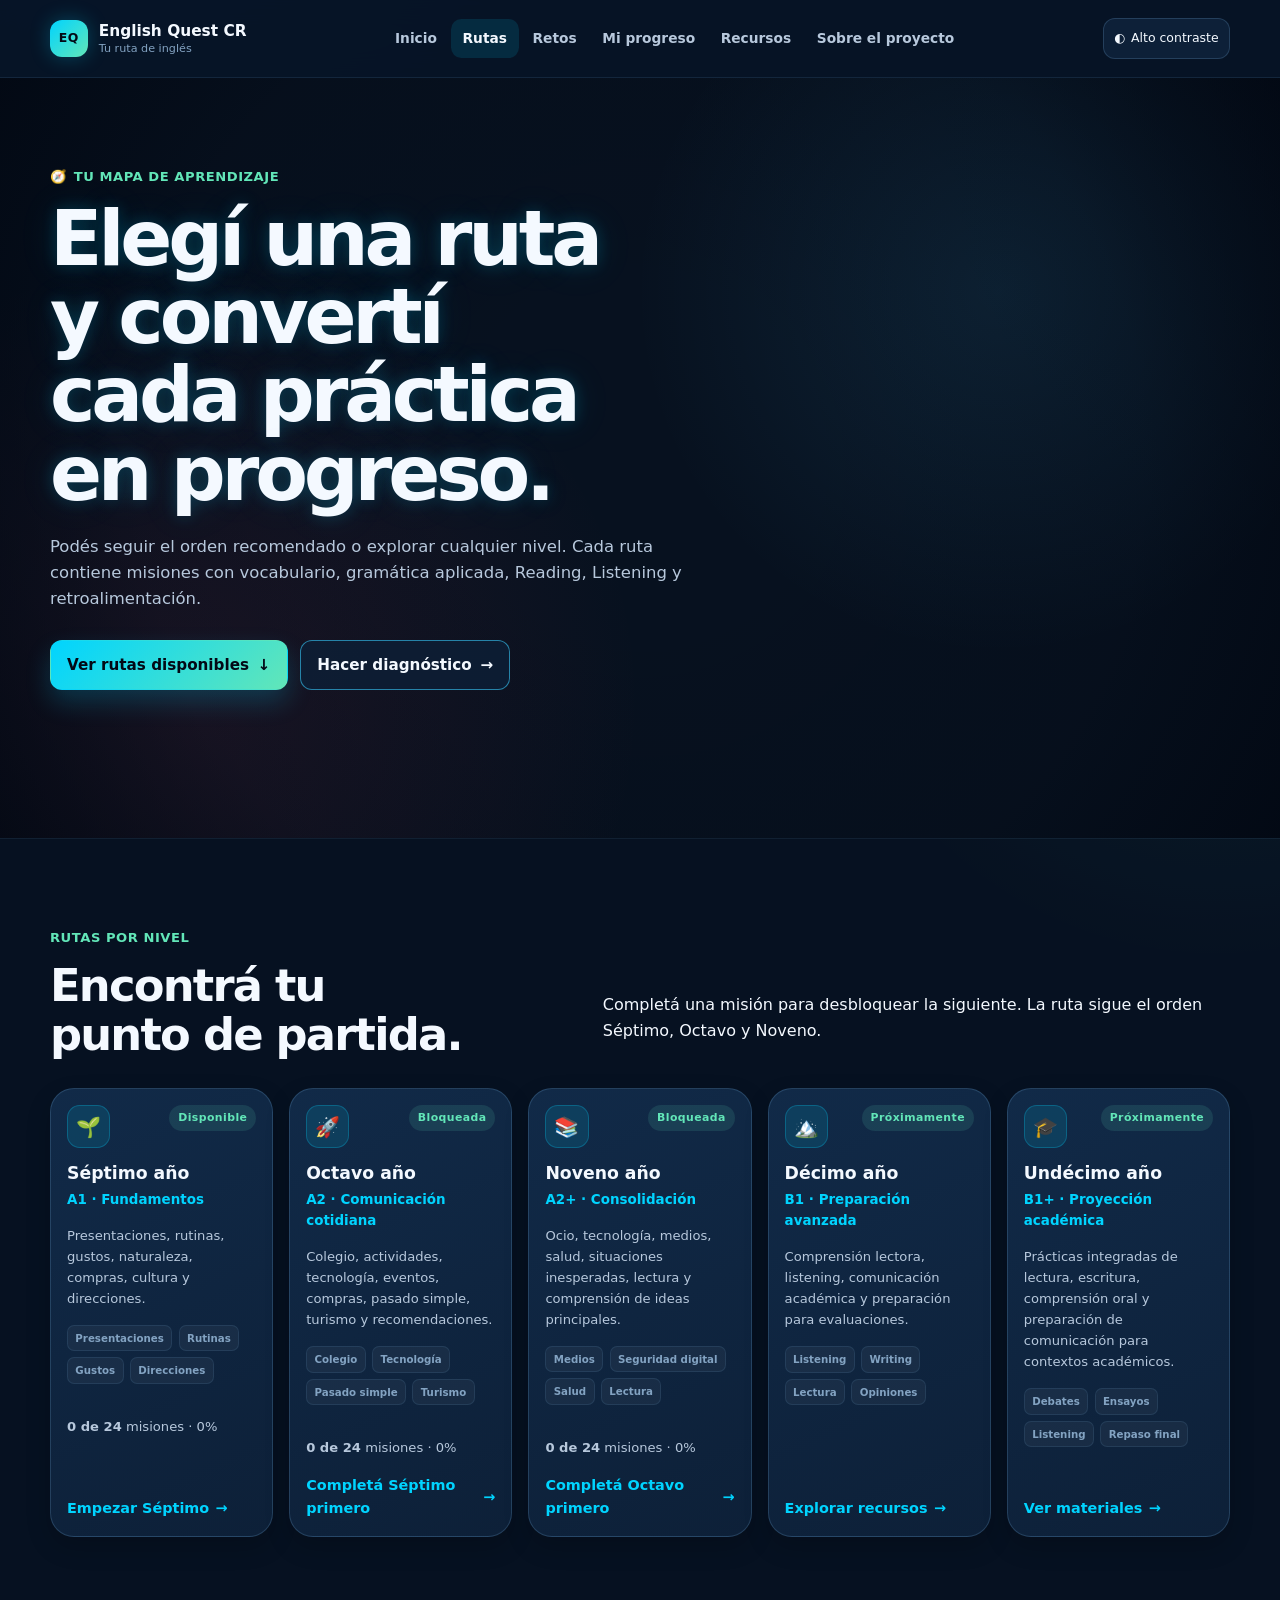
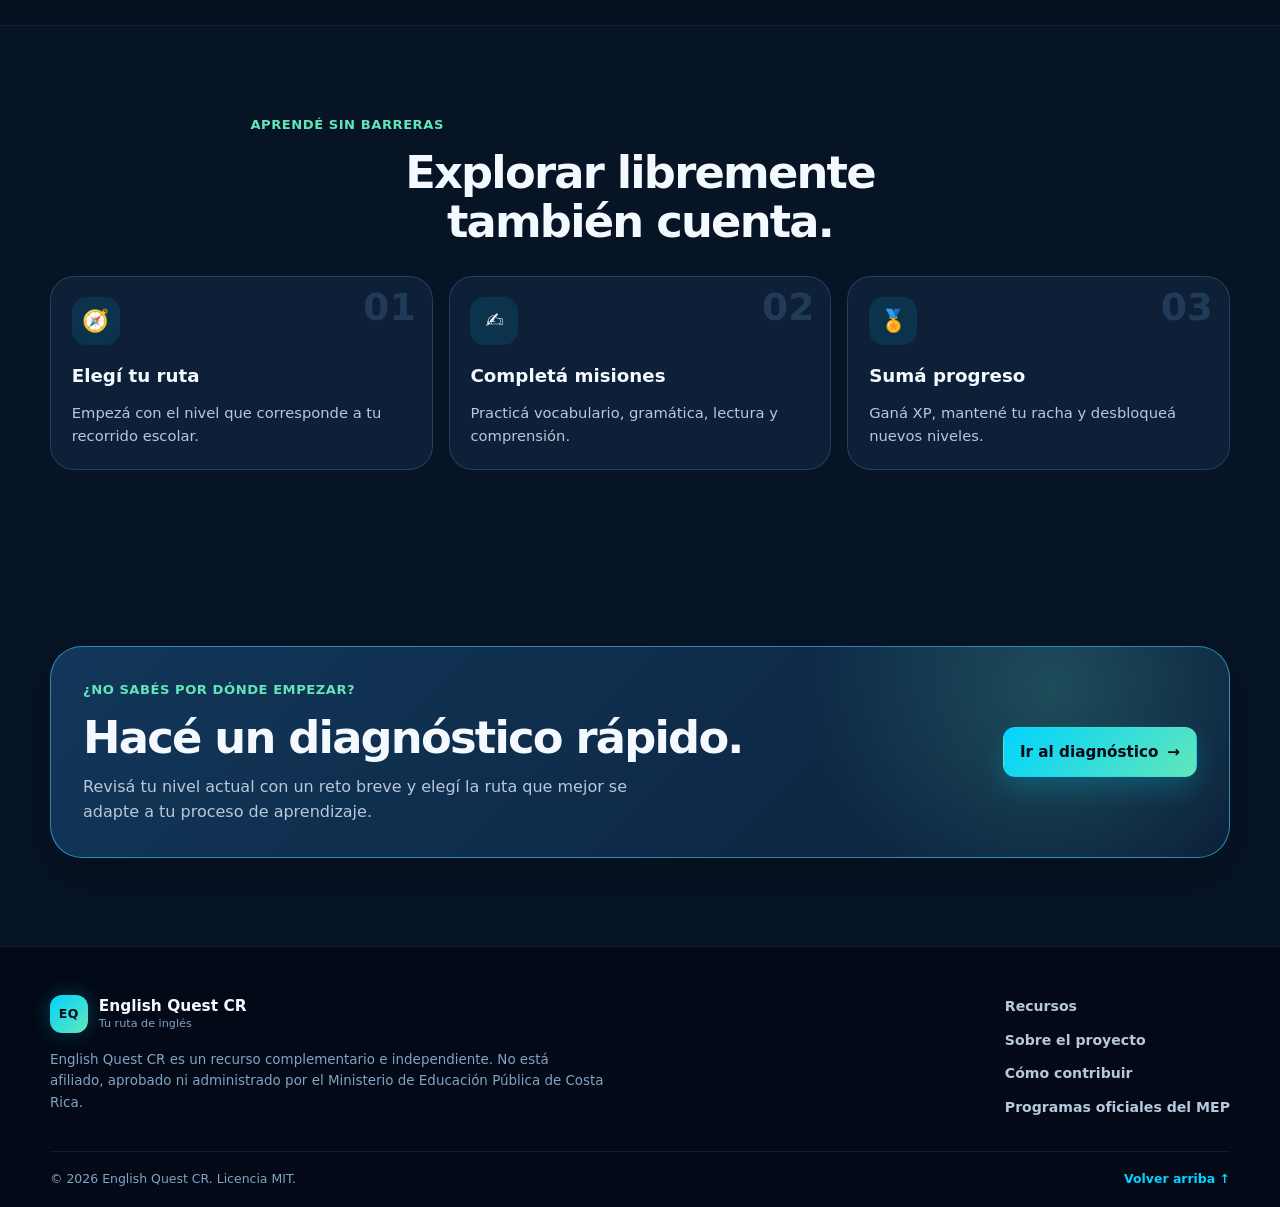
<file: pages/levels.html>
<!DOCTYPE html>
<html lang="es">
<head>
  <meta charset="UTF-8">
  <meta name="viewport" content="width=device-width, initial-scale=1.0">
  <meta
    name="description"
    content="Rutas de aprendizaje de inglés para secundaria en English Quest CR."
  >
  <title>Rutas | English Quest CR</title>

  <link rel="stylesheet" href="../assets/css/styles.css">

  <script src="../data/seventh-missions.js" defer></script>
  <script src="../data/eighth-missions.js" defer></script>
  <script src="../data/ninth-missions.js" defer></script>
  <script src="../assets/js/app.js" defer></script>
</head>

<body class="levels-page">
  <a class="skip-link" href="#main-content">
    Saltar al contenido principal
  </a>

  <header class="site-header">
    <div class="container header-content">
      <a
        class="brand"
        href="../index.html"
        aria-label="English Quest CR, ir al inicio"
      >
        <span class="brand-mark" aria-hidden="true">EQ</span>

        <span>
          <strong>English Quest CR</strong>
          <small>Tu ruta de inglés</small>
        </span>
      </a>

      <button
        class="menu-toggle"
        type="button"
        data-menu-toggle
        aria-expanded="false"
        aria-controls="site-navigation"
      >
        <span class="sr-only">Abrir menú</span>
        <span aria-hidden="true">☰</span>
      </button>

      <nav
        class="main-navigation"
        id="site-navigation"
        data-navigation
        aria-label="Navegación principal"
      >
        <a class="nav-link" href="../index.html">Inicio</a>
        <a class="nav-link is-active" href="levels.html" aria-current="page">
          Rutas
        </a>
        <a class="nav-link" href="challenge.html">Retos</a>
        <a class="nav-link" href="progress.html">Mi progreso</a>
        <a class="nav-link" href="resources.html">Recursos</a>
        <a class="nav-link" href="about.html">Sobre el proyecto</a>
      </nav>

      <button
        class="contrast-toggle"
        type="button"
        data-contrast-toggle
        aria-pressed="false"
      >
        <span aria-hidden="true">◐</span>
        <span class="contrast-label">Alto contraste</span>
      </button>
    </div>
  </header>

  <main id="main-content">
    <section class="hero levels-hero">
      <div class="container hero-grid">
        <div>
          <p class="eyebrow">
            <span aria-hidden="true">🧭</span>
            Tu mapa de aprendizaje
          </p>

          <h1 class="hero-title">
            Elegí una ruta<br>
            y convertí<br>
            cada práctica<br>
            en progreso.
          </h1>

          <p class="hero-description">
            Podés seguir el orden recomendado o explorar cualquier nivel.
            Cada ruta contiene misiones con vocabulario, gramática aplicada,
            Reading, Listening y retroalimentación.
          </p>

          <div class="hero-actions">
            <a class="button button-primary" href="#rutas-disponibles">
              Ver rutas disponibles
              <span aria-hidden="true">↓</span>
            </a>

            <a class="button button-secondary" href="challenge.html">
              Hacer diagnóstico
              <span aria-hidden="true">→</span>
            </a>
          </div>
        </div>
      </div>
    </section>

    <section
      class="section level-section"
      id="rutas-disponibles"
      aria-labelledby="routes-title"
    >
      <div class="container">
        <div class="section-heading">
          <div>
            <p class="eyebrow">Rutas por nivel</p>
            <h2 id="routes-title">Encontrá tu punto de partida.</h2>
          </div>

          <p>
            Completá una misión para desbloquear la siguiente. La ruta sigue
            el orden Séptimo, Octavo y Noveno.
          </p>
        </div>

        <div class="level-grid">
          <article class="level-card" id="route-seventh">
            <div class="level-card-top">
              <span class="level-icon" aria-hidden="true">🌱</span>
              <span class="level-tag" id="route-seventh-status">
                Disponible
              </span>
            </div>

            <h3>Séptimo año</h3>
            <p class="level-year">A1 · Fundamentos</p>

            <p>
              Presentaciones, rutinas, gustos, naturaleza, compras, cultura
              y direcciones.
            </p>

            <ul class="topic-list" aria-label="Temas de Séptimo">
              <li>Presentaciones</li>
              <li>Rutinas</li>
              <li>Gustos</li>
              <li>Direcciones</li>
            </ul>

            <div
              class="route-progress"
              role="progressbar"
              aria-label="Progreso de Séptimo"
              aria-valuemin="0"
              aria-valuemax="100"
              aria-valuenow="0"
              id="route-seventh-progress"
            >
              <span id="route-seventh-progress-bar"></span>
            </div>

            <p class="route-progress-text">
              <strong id="route-seventh-count">0 de 24</strong>
              misiones ·
              <span id="route-seventh-percent">0%</span>
            </p>

            <a
              class="text-link"
              id="route-seventh-link"
              href="mission.html?mission=seventh-mission-1"
            >
              Empezar Séptimo
              <span aria-hidden="true">→</span>
            </a>
          </article>

          <article class="level-card" id="route-eighth">
            <div class="level-card-top">
              <span class="level-icon" aria-hidden="true">🚀</span>
              <span class="level-tag" id="route-eighth-status">
                Bloqueada
              </span>
            </div>

            <h3>Octavo año</h3>
            <p class="level-year">A2 · Comunicación cotidiana</p>

            <p>
              Colegio, actividades, tecnología, eventos, compras, pasado
              simple, turismo y recomendaciones.
            </p>

            <ul class="topic-list" aria-label="Temas de Octavo">
              <li>Colegio</li>
              <li>Tecnología</li>
              <li>Pasado simple</li>
              <li>Turismo</li>
            </ul>

            <div
              class="route-progress"
              role="progressbar"
              aria-label="Progreso de Octavo"
              aria-valuemin="0"
              aria-valuemax="100"
              aria-valuenow="0"
              id="route-eighth-progress"
            >
              <span id="route-eighth-progress-bar"></span>
            </div>

            <p class="route-progress-text">
              <strong id="route-eighth-count">0 de 24</strong>
              misiones ·
              <span id="route-eighth-percent">0%</span>
            </p>

            <a
              class="text-link"
              id="route-eighth-link"
              href="progress.html"
              aria-disabled="true"
            >
              Completá Séptimo primero
              <span aria-hidden="true">→</span>
            </a>
          </article>

          <article class="level-card" id="route-ninth">
            <div class="level-card-top">
              <span class="level-icon" aria-hidden="true">📚</span>
              <span class="level-tag" id="route-ninth-status">
                Bloqueada
              </span>
            </div>

            <h3>Noveno año</h3>
            <p class="level-year">A2+ · Consolidación</p>

            <p>
              Ocio, tecnología, medios, salud, situaciones inesperadas,
              lectura y comprensión de ideas principales.
            </p>

            <ul class="topic-list" aria-label="Temas de Noveno">
              <li>Medios</li>
              <li>Seguridad digital</li>
              <li>Salud</li>
              <li>Lectura</li>
            </ul>

            <div
              class="route-progress"
              role="progressbar"
              aria-label="Progreso de Noveno"
              aria-valuemin="0"
              aria-valuemax="100"
              aria-valuenow="0"
              id="route-ninth-progress"
            >
              <span id="route-ninth-progress-bar"></span>
            </div>

            <p class="route-progress-text">
              <strong id="route-ninth-count">0 de 24</strong>
              misiones ·
              <span id="route-ninth-percent">0%</span>
            </p>

            <a
              class="text-link"
              id="route-ninth-link"
              href="progress.html"
              aria-disabled="true"
            >
              Completá Octavo primero
              <span aria-hidden="true">→</span>
            </a>
          </article>

          <article class="level-card">
            <div class="level-card-top">
              <span class="level-icon" aria-hidden="true">🏔️</span>
              <span class="level-tag">Próximamente</span>
            </div>

            <h3>Décimo año</h3>
            <p class="level-year">B1 · Preparación avanzada</p>

            <p>
              Comprensión lectora, listening, comunicación académica y
              preparación para evaluaciones.
            </p>

            <ul class="topic-list" aria-label="Temas próximos">
              <li>Listening</li>
              <li>Writing</li>
              <li>Lectura</li>
              <li>Opiniones</li>
            </ul>

            <a class="text-link" href="resources.html">
              Explorar recursos
              <span aria-hidden="true">→</span>
            </a>
          </article>

          <article class="level-card">
            <div class="level-card-top">
              <span class="level-icon" aria-hidden="true">🎓</span>
              <span class="level-tag">Próximamente</span>
            </div>

            <h3>Undécimo año</h3>
            <p class="level-year">B1+ · Proyección académica</p>

            <p>
              Prácticas integradas de lectura, escritura, comprensión oral y
              preparación de comunicación para contextos académicos.
            </p>

            <ul class="topic-list" aria-label="Temas próximos">
              <li>Debates</li>
              <li>Ensayos</li>
              <li>Listening</li>
              <li>Repaso final</li>
            </ul>

            <a class="text-link" href="resources.html">
              Ver materiales
              <span aria-hidden="true">→</span>
            </a>
          </article>
        </div>
      </div>
    </section>

    <section class="section how-section">
      <div class="container">
        <div class="section-heading centered-heading">
          <div>
            <p class="eyebrow">Aprendé sin barreras</p>
            <h2>Explorar libremente también cuenta.</h2>
          </div>
        </div>

        <div class="steps-grid">
          <article class="step-card">
            <span class="step-number" aria-hidden="true">01</span>
            <span class="step-icon" aria-hidden="true">🧭</span>
            <h3>Elegí tu ruta</h3>
            <p>
              Empezá con el nivel que corresponde a tu recorrido escolar.
            </p>
          </article>

          <article class="step-card">
            <span class="step-number" aria-hidden="true">02</span>
            <span class="step-icon" aria-hidden="true">✍️</span>
            <h3>Completá misiones</h3>
            <p>
              Practicá vocabulario, gramática, lectura y comprensión.
            </p>
          </article>

          <article class="step-card">
            <span class="step-number" aria-hidden="true">03</span>
            <span class="step-icon" aria-hidden="true">🏅</span>
            <h3>Sumá progreso</h3>
            <p>
              Ganá XP, mantené tu racha y desbloqueá nuevos niveles.
            </p>
          </article>
        </div>
      </div>
    </section>

    <section class="section diagnostic-section">
      <div class="container">
        <article class="diagnostic-card">
          <div>
            <p class="eyebrow">¿No sabés por dónde empezar?</p>
            <h2>Hacé un diagnóstico rápido.</h2>
            <p>
              Revisá tu nivel actual con un reto breve y elegí la ruta que
              mejor se adapte a tu proceso de aprendizaje.
            </p>
          </div>

          <a class="button button-primary" href="challenge.html">
            Ir al diagnóstico
            <span aria-hidden="true">→</span>
          </a>
        </article>
      </div>
    </section>
  </main>

  <footer class="site-footer">
    <div class="container footer-grid">
      <div>
        <a class="brand footer-brand" href="../index.html">
          <span class="brand-mark" aria-hidden="true">EQ</span>

          <span>
            <strong>English Quest CR</strong>
            <small>Tu ruta de inglés</small>
          </span>
        </a>

        <p class="footer-disclaimer">
          English Quest CR es un recurso complementario e independiente.
          No está afiliado, aprobado ni administrado por el Ministerio de
          Educación Pública de Costa Rica.
        </p>
      </div>

      <nav class="footer-links" aria-label="Enlaces del pie de página">
        <a href="resources.html">Recursos</a>
        <a href="about.html">Sobre el proyecto</a>
        <a href="about.html#contribuir">Cómo contribuir</a>
        <a
          href="https://www.mep.go.cr/programas-estudio"
          target="_blank"
          rel="noopener noreferrer"
        >
          Programas oficiales del MEP
        </a>
      </nav>
    </div>

    <div class="container footer-bottom">
      <p>
        © <span id="current-year"></span> English Quest CR. Licencia MIT.
      </p>
      <a href="#main-content">Volver arriba ↑</a>
    </div>
  </footer>
</body>
</html>
</file>
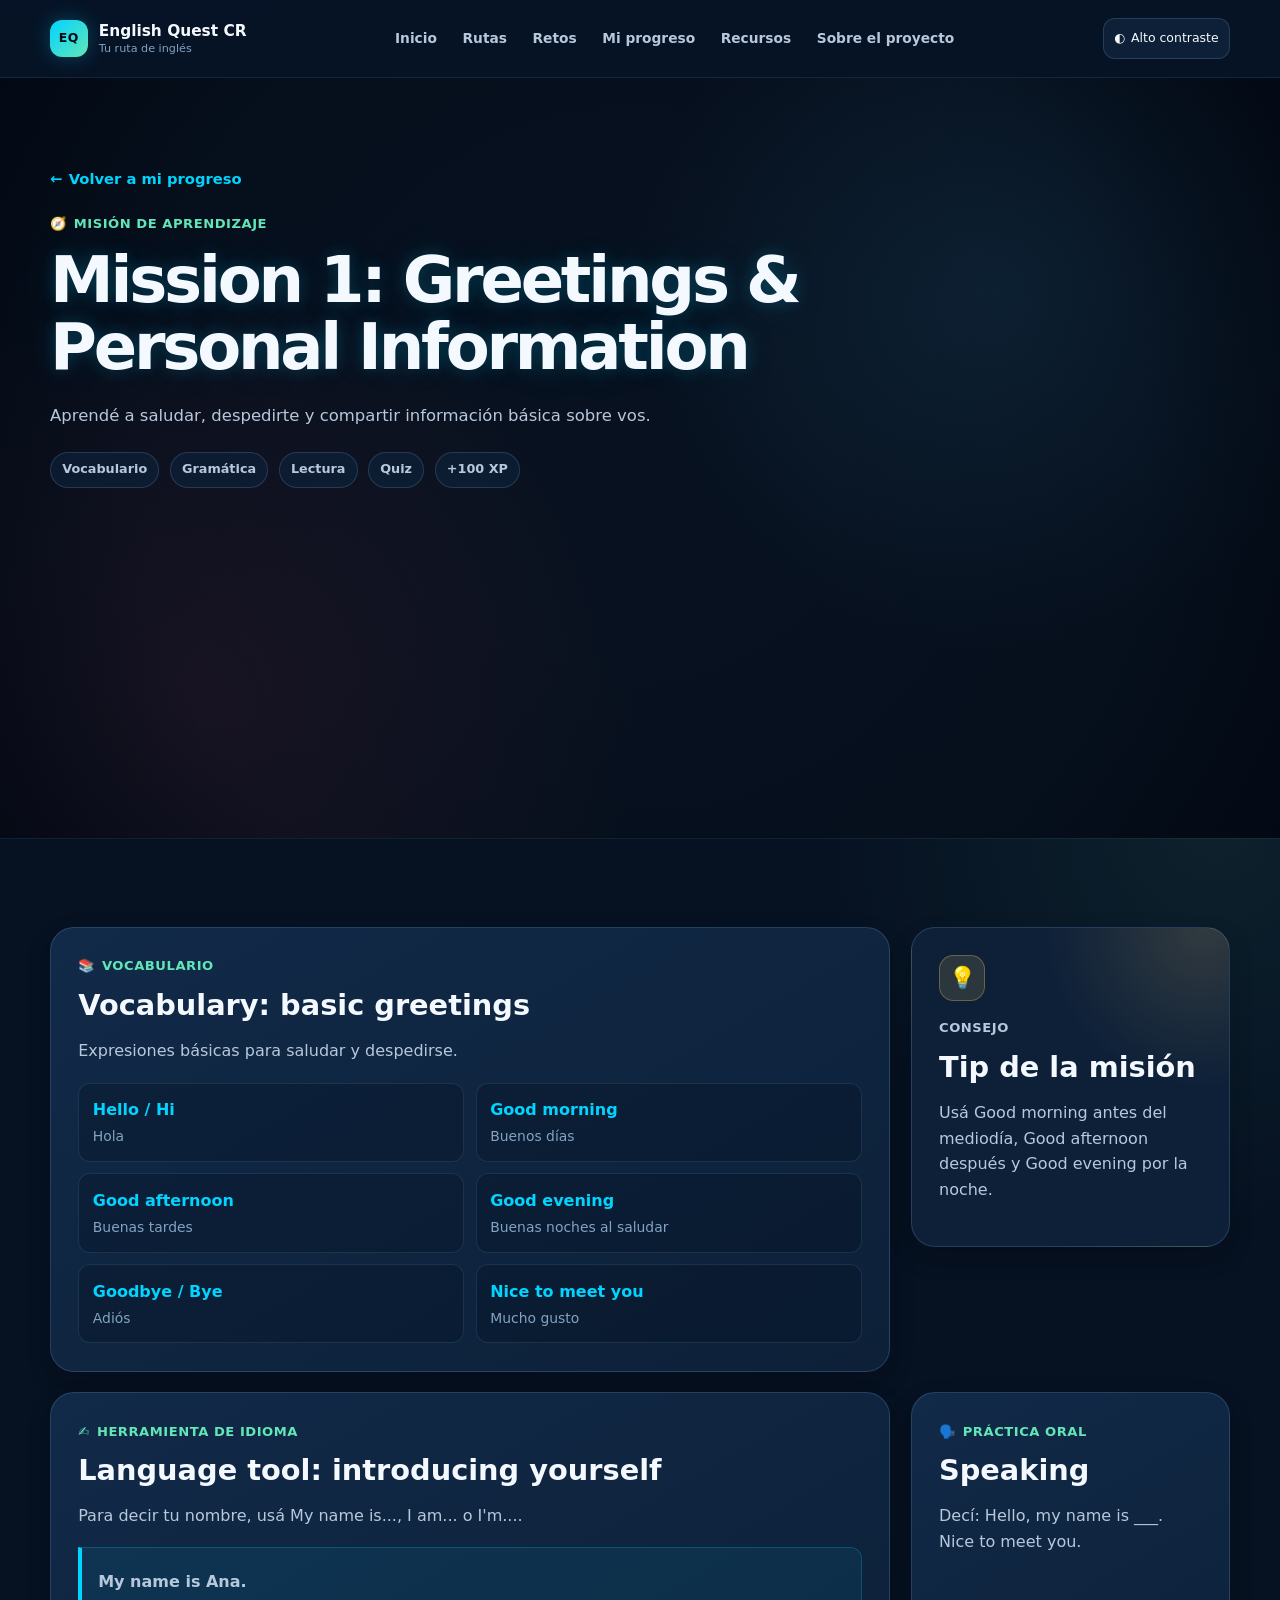
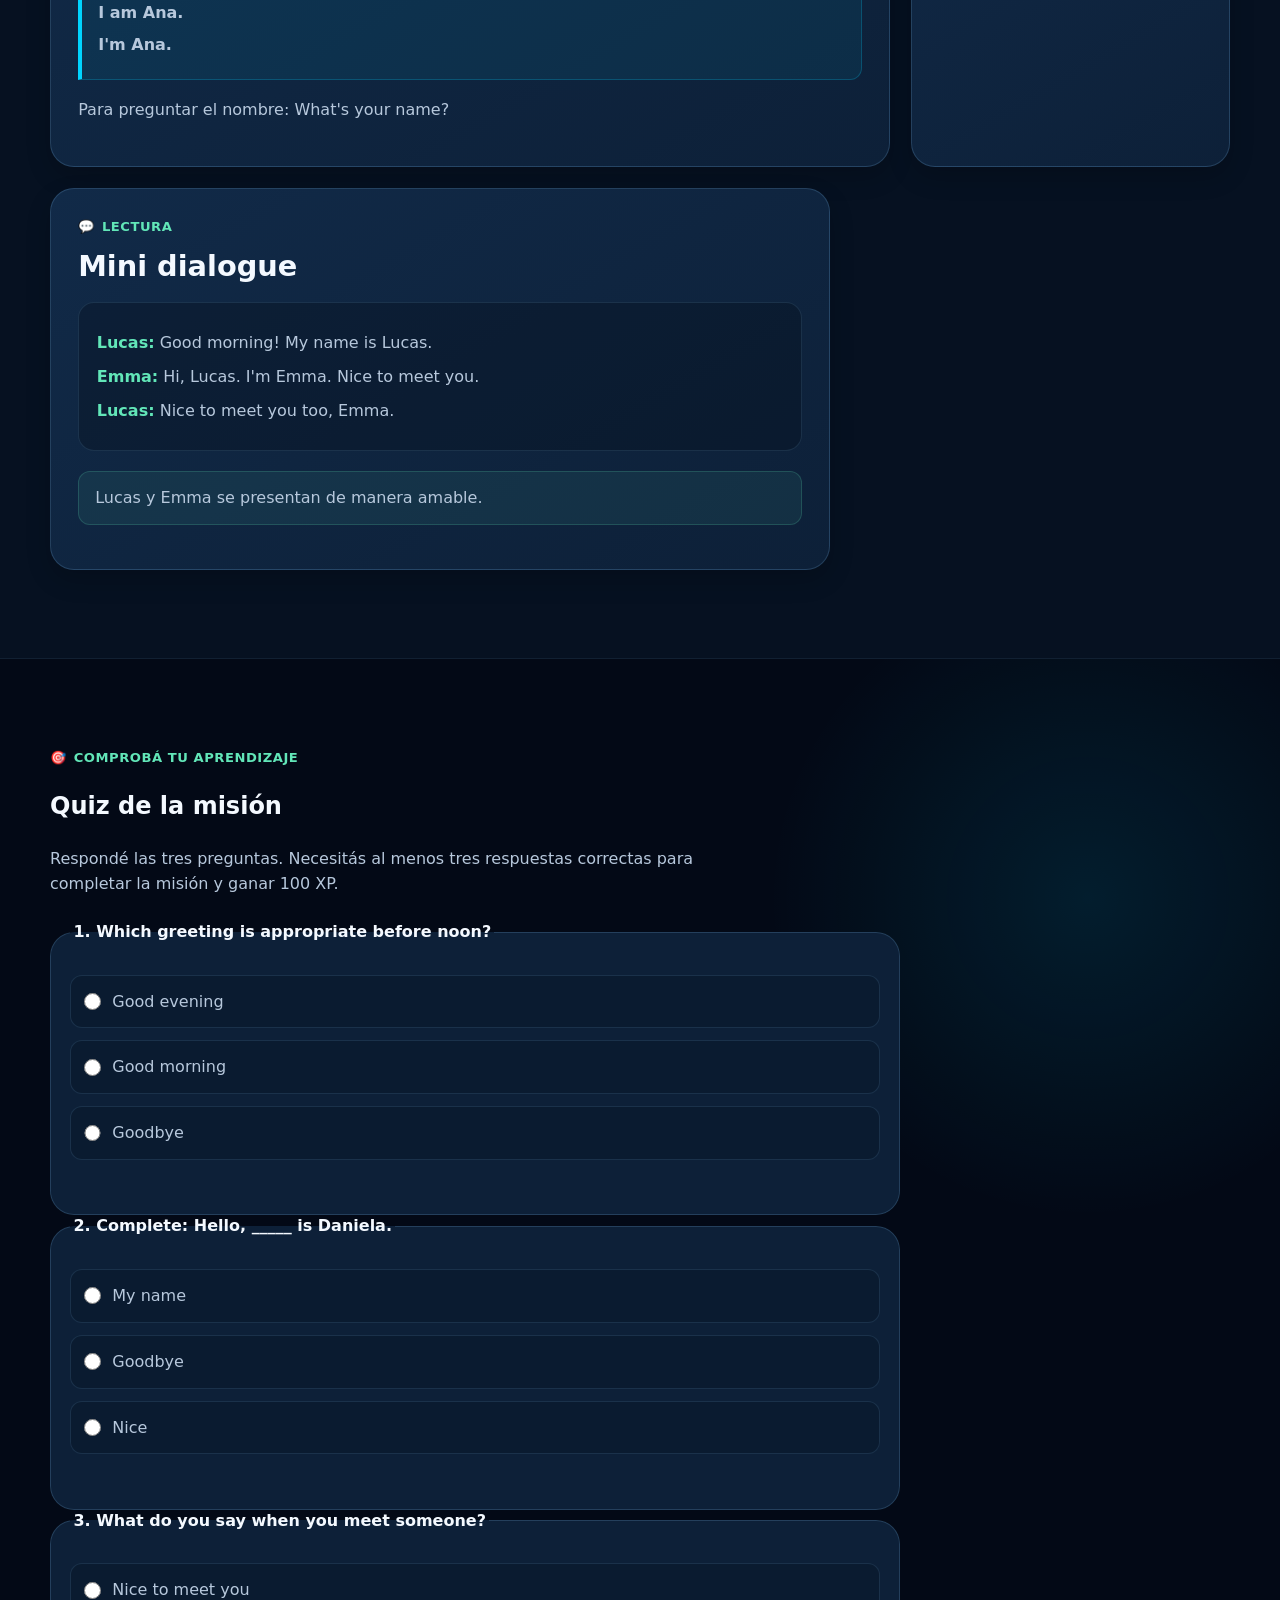
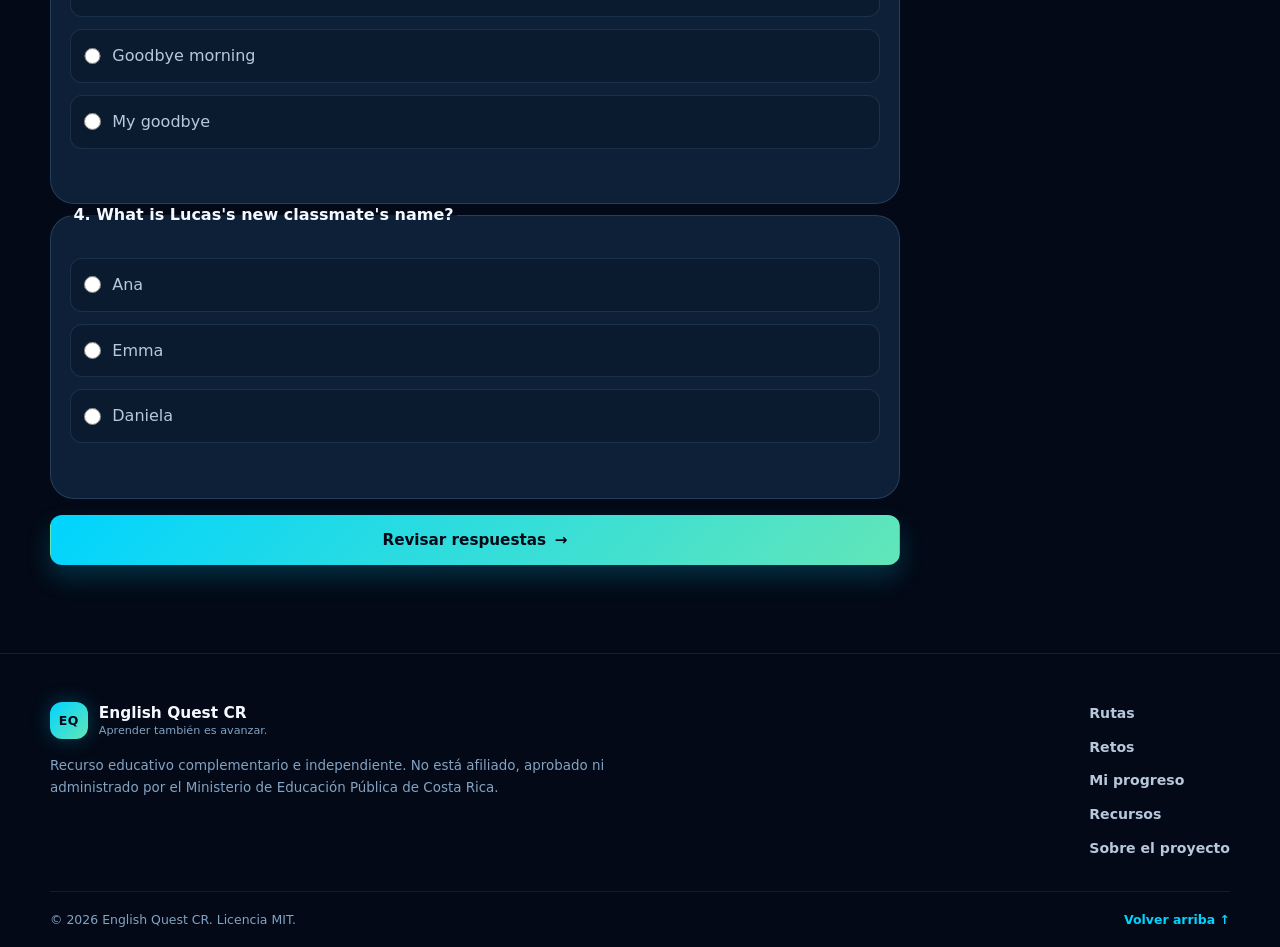
<file: pages/mission.html>
<!DOCTYPE html>
<html lang="es">
<head>
  <meta charset="UTF-8">
  <meta name="viewport" content="width=device-width, initial-scale=1.0">
  <meta
    name="description"
    content="Misión interactiva de aprendizaje de inglés de English Quest CR."
  >
  <title>Misión | English Quest CR</title>

  <link rel="stylesheet" href="../assets/css/styles.css">

  <!-- Datos de las misiones -->
  <script src="../data/seventh-missions.js" defer></script>
  <script src="../data/eighth-missions.js" defer></script>
  <script src="../data/ninth-missions.js" defer></script>
  <script src="../data/tenth-missions.js" defer></script>
  <script src="../data/eleventh-missions.js" defer></script>

  <!-- Configuración de Supabase -->
  <script type="module">
    import "../assets/js/supabase-config.js";
  </script>

  <!-- Lógica principal -->
  <script src="../assets/js/app.js" defer></script>
</head>

<body class="mission-page">
  <a class="skip-link" href="#main-content">
    Saltar al contenido principal
  </a>

  <header class="site-header">
    <div class="container header-content">
      <a
        class="brand"
        href="../index.html"
        aria-label="English Quest CR, ir al inicio"
      >
        <span class="brand-mark" aria-hidden="true">EQ</span>

        <span>
          <strong>English Quest CR</strong>
          <small>Tu ruta de inglés</small>
        </span>
      </a>

      <button
        class="menu-toggle"
        type="button"
        aria-label="Abrir menú de navegación"
        aria-expanded="false"
        aria-controls="main-navigation"
        data-menu-toggle
      >
        <span aria-hidden="true">☰</span>
      </button>

      <nav
        class="main-navigation"
        id="main-navigation"
        aria-label="Navegación principal"
        data-navigation
      >
        <a class="nav-link" href="../index.html">Inicio</a>
        <a class="nav-link" href="levels.html">Rutas</a>
        <a class="nav-link" href="challenge.html">Retos</a>
        <a class="nav-link" href="progress.html">Mi progreso</a>
        <a class="nav-link" href="resources.html">Recursos</a>
        <a class="nav-link" href="about.html">Sobre el proyecto</a>
      </nav>

      <button
        class="contrast-toggle"
        type="button"
        aria-pressed="false"
        aria-label="Activar modo de alto contraste"
        data-contrast-toggle
      >
        <span aria-hidden="true">◐</span>
        <span class="contrast-label">Alto contraste</span>
      </button>
    </div>
  </header>

  <main id="main-content">
    <section class="hero mission-hero">
      <div class="container">
        <a class="back-link" href="progress.html">
          <span aria-hidden="true">←</span>
          Volver a mi progreso
        </a>

        <p class="eyebrow">
          <span aria-hidden="true">🧭</span>
          Misión de aprendizaje
        </p>

        <h1 id="mission-title">Cargando misión...</h1>

        <p class="hero-description" id="mission-description">
          Preparando tu práctica de inglés.
        </p>

        <div class="mission-meta" aria-label="Componentes de la misión">
          <span>Vocabulario</span>
          <span>Gramática</span>
          <span>Lectura</span>
          <span>Quiz</span>
          <span>+100 XP</span>
        </div>
      </div>
    </section>

    <section class="section lesson-section">
      <div class="container mission-layout">
        <article class="lesson-card">
          <p class="eyebrow">
            <span aria-hidden="true">📚</span>
            Vocabulario
          </p>

          <h2 id="vocabulary-title">Vocabulary</h2>

          <p id="vocabulary-intro"></p>

          <div
            class="vocabulary-grid"
            id="vocabulary-grid"
            aria-live="polite"
          ></div>
        </article>

        <aside class="tip-card">
          <div class="tip-icon" aria-hidden="true">💡</div>

          <p class="eyebrow">Consejo</p>
          <h2>Tip de la misión</h2>

          <p id="tip-text"></p>
        </aside>

        <article class="lesson-card">
          <p class="eyebrow">
            <span aria-hidden="true">✍️</span>
            Herramienta de idioma
          </p>

          <h2 id="language-title">Language tool</h2>

          <p id="language-intro"></p>

          <div class="example-box" id="example-box"></div>

          <p id="language-extra"></p>
        </article>

        <article class="lesson-card">
          <p class="eyebrow">
            <span aria-hidden="true">🗣️</span>
            Práctica oral
          </p>

          <h2>Speaking</h2>

          <p id="speaking-tip"></p>
        </article>

        <article class="reading-card">
          <p class="eyebrow">
            <span aria-hidden="true">💬</span>
            Lectura
          </p>

          <h2>Mini dialogue</h2>

          <div class="dialogue" id="dialogue"></div>

          <p class="reading-note" id="reading-note"></p>
        </article>
      </div>
    </section>

    <section class="section quiz-section" aria-labelledby="quiz-title">
      <div class="container">
        <p class="eyebrow">
          <span aria-hidden="true">🎯</span>
          Comprobá tu aprendizaje
        </p>

        <h2 id="quiz-title">Quiz de la misión</h2>

        <p class="quiz-intro">
          Respondé las tres preguntas. Necesitás al menos tres respuestas
          correctas para completar la misión y ganar 100 XP.
        </p>

        <form class="quiz-form" id="mission-quiz">
          <div id="mission-questions"></div>

          <button class="button button-primary" type="submit">
            Revisar respuestas
            <span aria-hidden="true">→</span>
          </button>
        </form>

        <div
          id="quiz-result"
          class="quiz-result"
          tabindex="-1"
          aria-live="polite"
        ></div>
      </div>
    </section>
  </main>

  <footer class="site-footer">
    <div class="container footer-grid">
      <div>
        <a class="brand footer-brand" href="../index.html">
          <span class="brand-mark" aria-hidden="true">EQ</span>

          <span>
            <strong>English Quest CR</strong>
            <small>Aprender también es avanzar.</small>
          </span>
        </a>

        <p class="footer-disclaimer">
          Recurso educativo complementario e independiente. No está afiliado,
          aprobado ni administrado por el Ministerio de Educación Pública de
          Costa Rica.
        </p>
      </div>

      <nav class="footer-links" aria-label="Enlaces del pie de página">
        <a href="levels.html">Rutas</a>
        <a href="challenge.html">Retos</a>
        <a href="progress.html">Mi progreso</a>
        <a href="resources.html">Recursos</a>
        <a href="about.html">Sobre el proyecto</a>
      </nav>
    </div>

    <div class="container footer-bottom">
      <p>
        © <span id="current-year"></span> English Quest CR. Licencia MIT.
      </p>

      <a href="#main-content">Volver arriba ↑</a>
    </div>
  </footer>
</body>
</html>
</file>
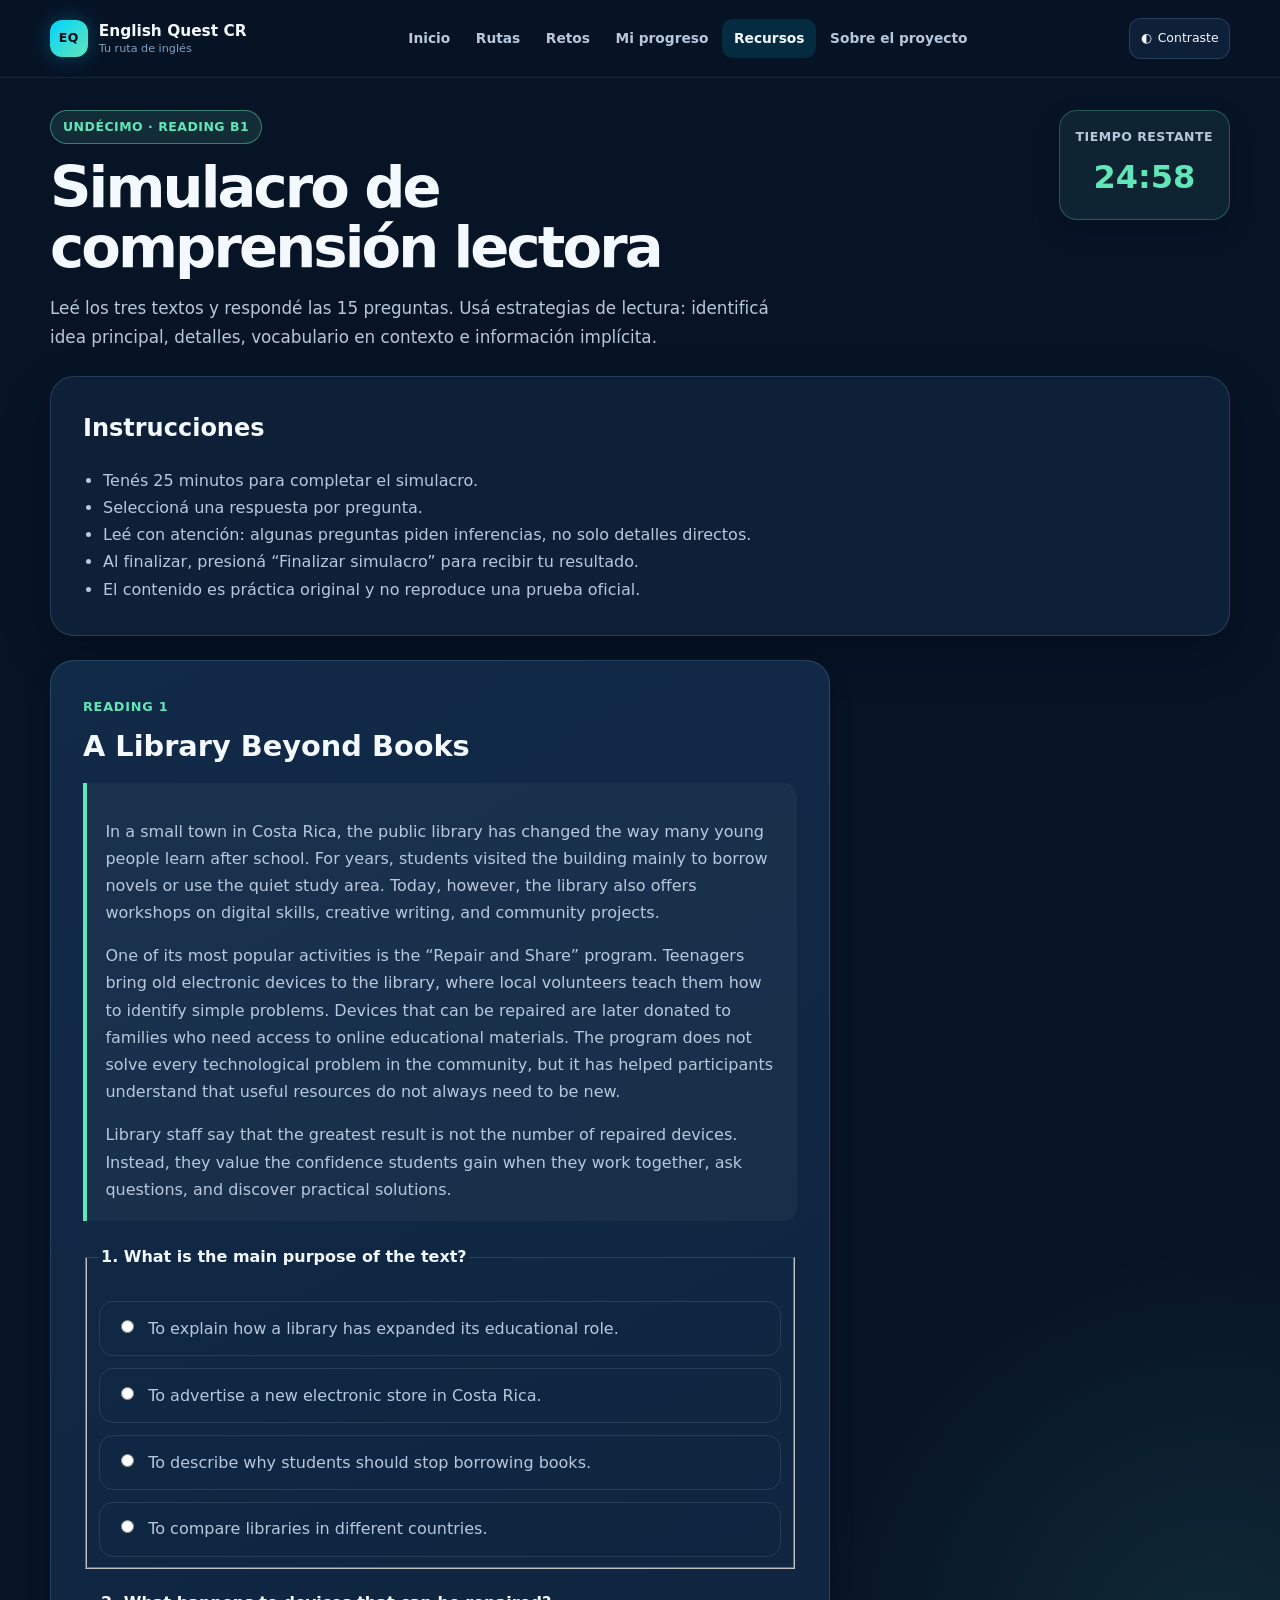
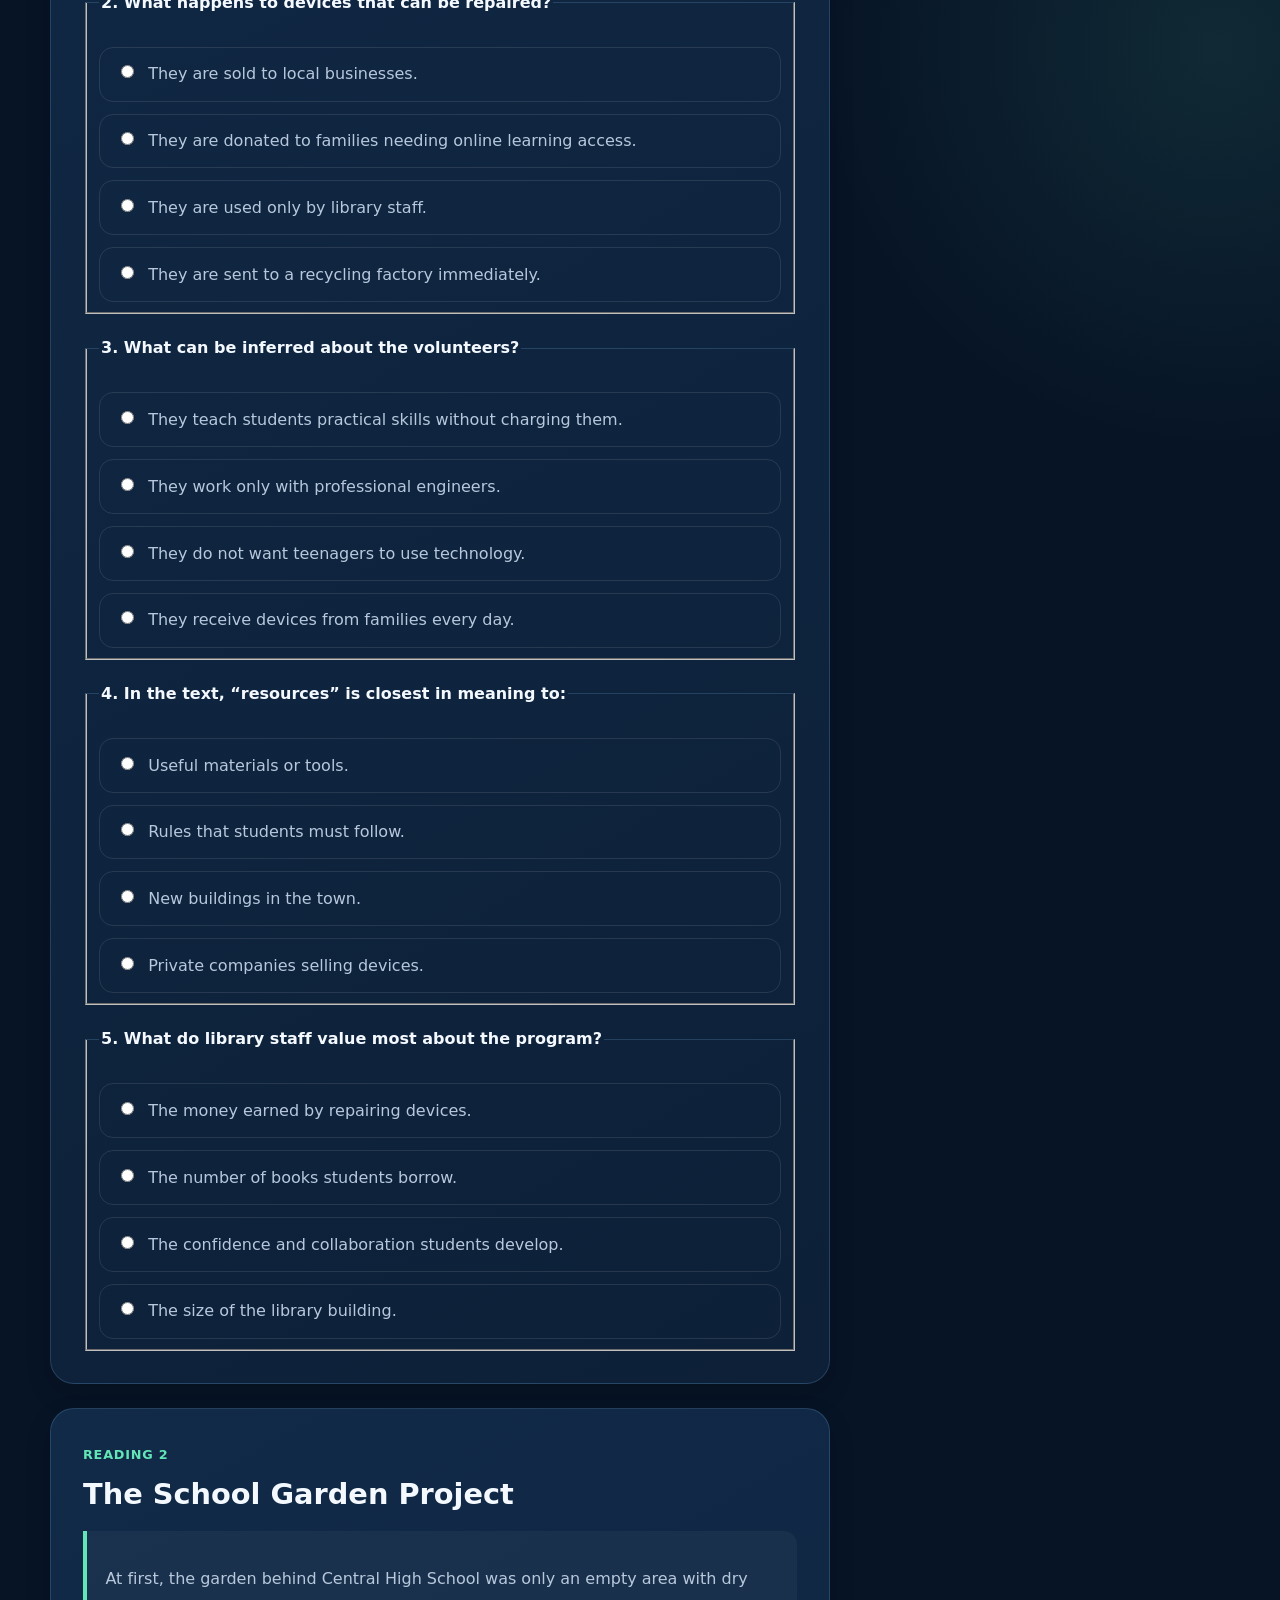
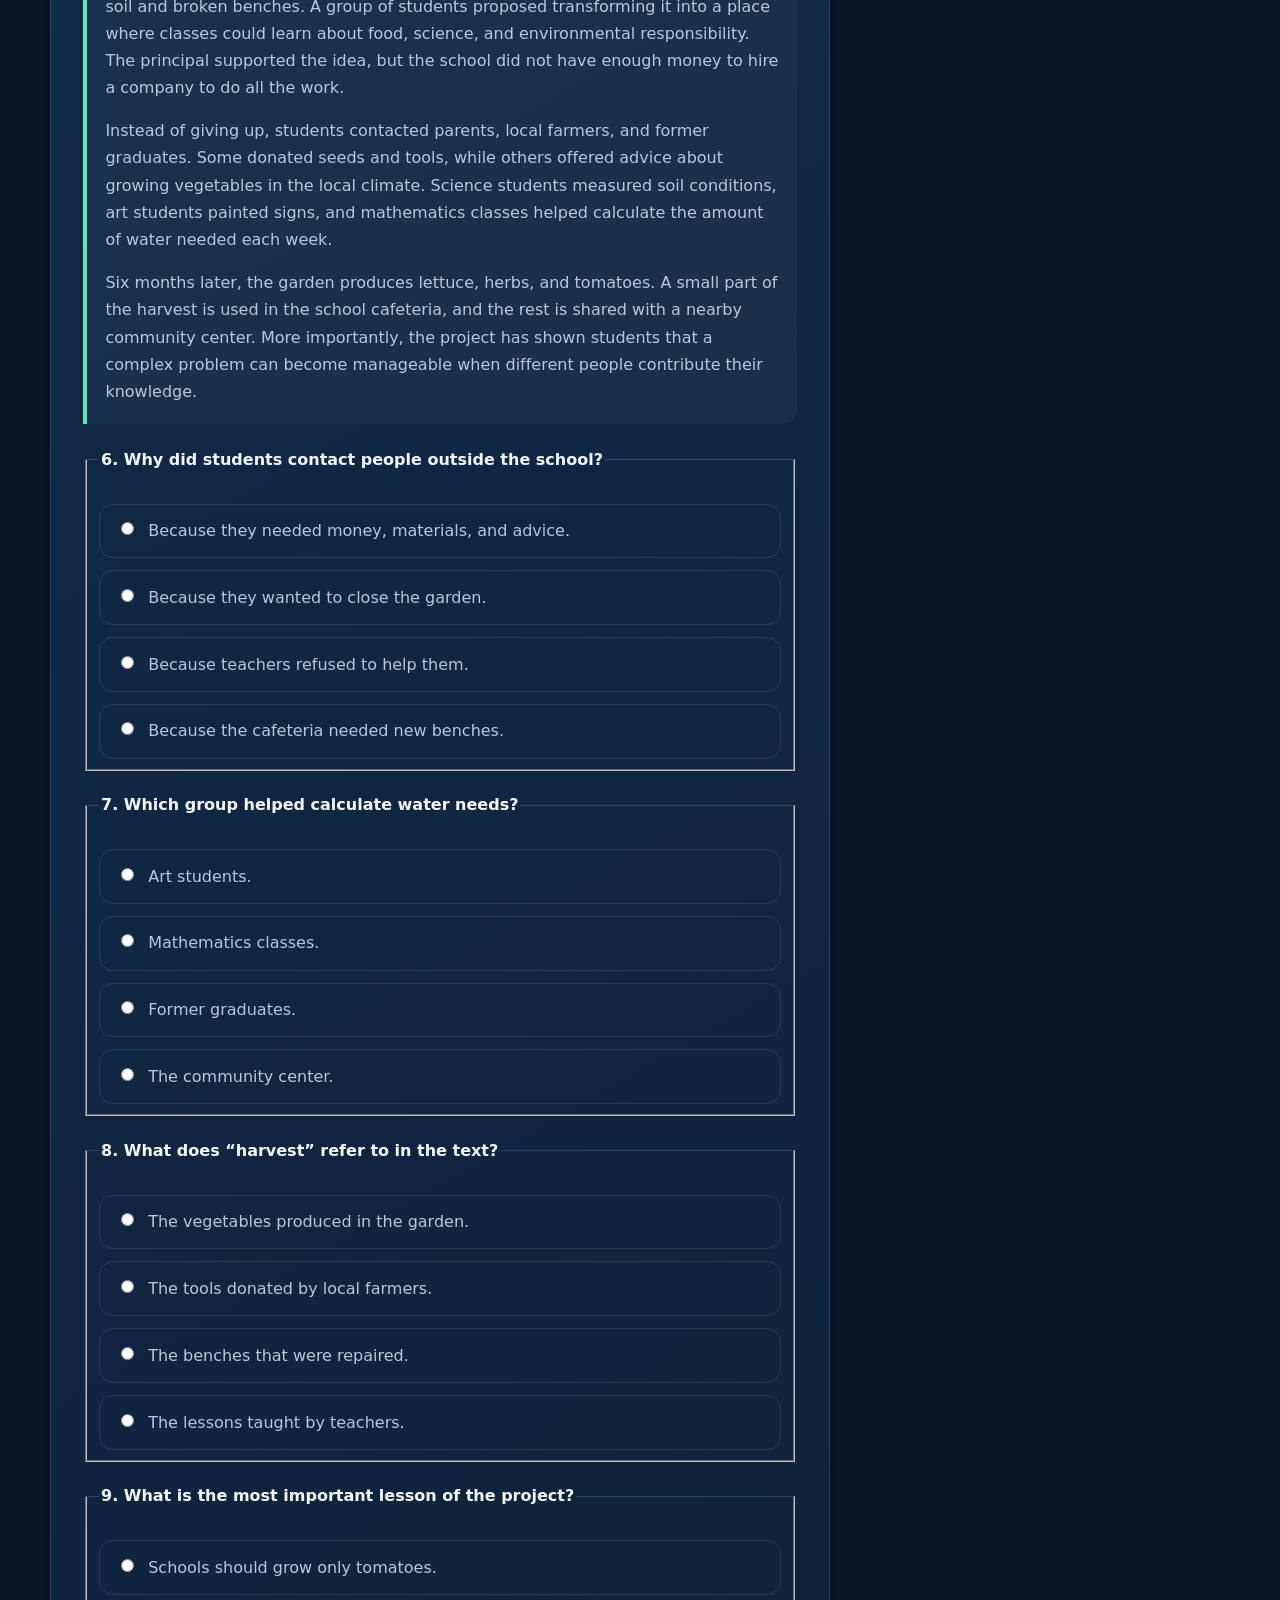
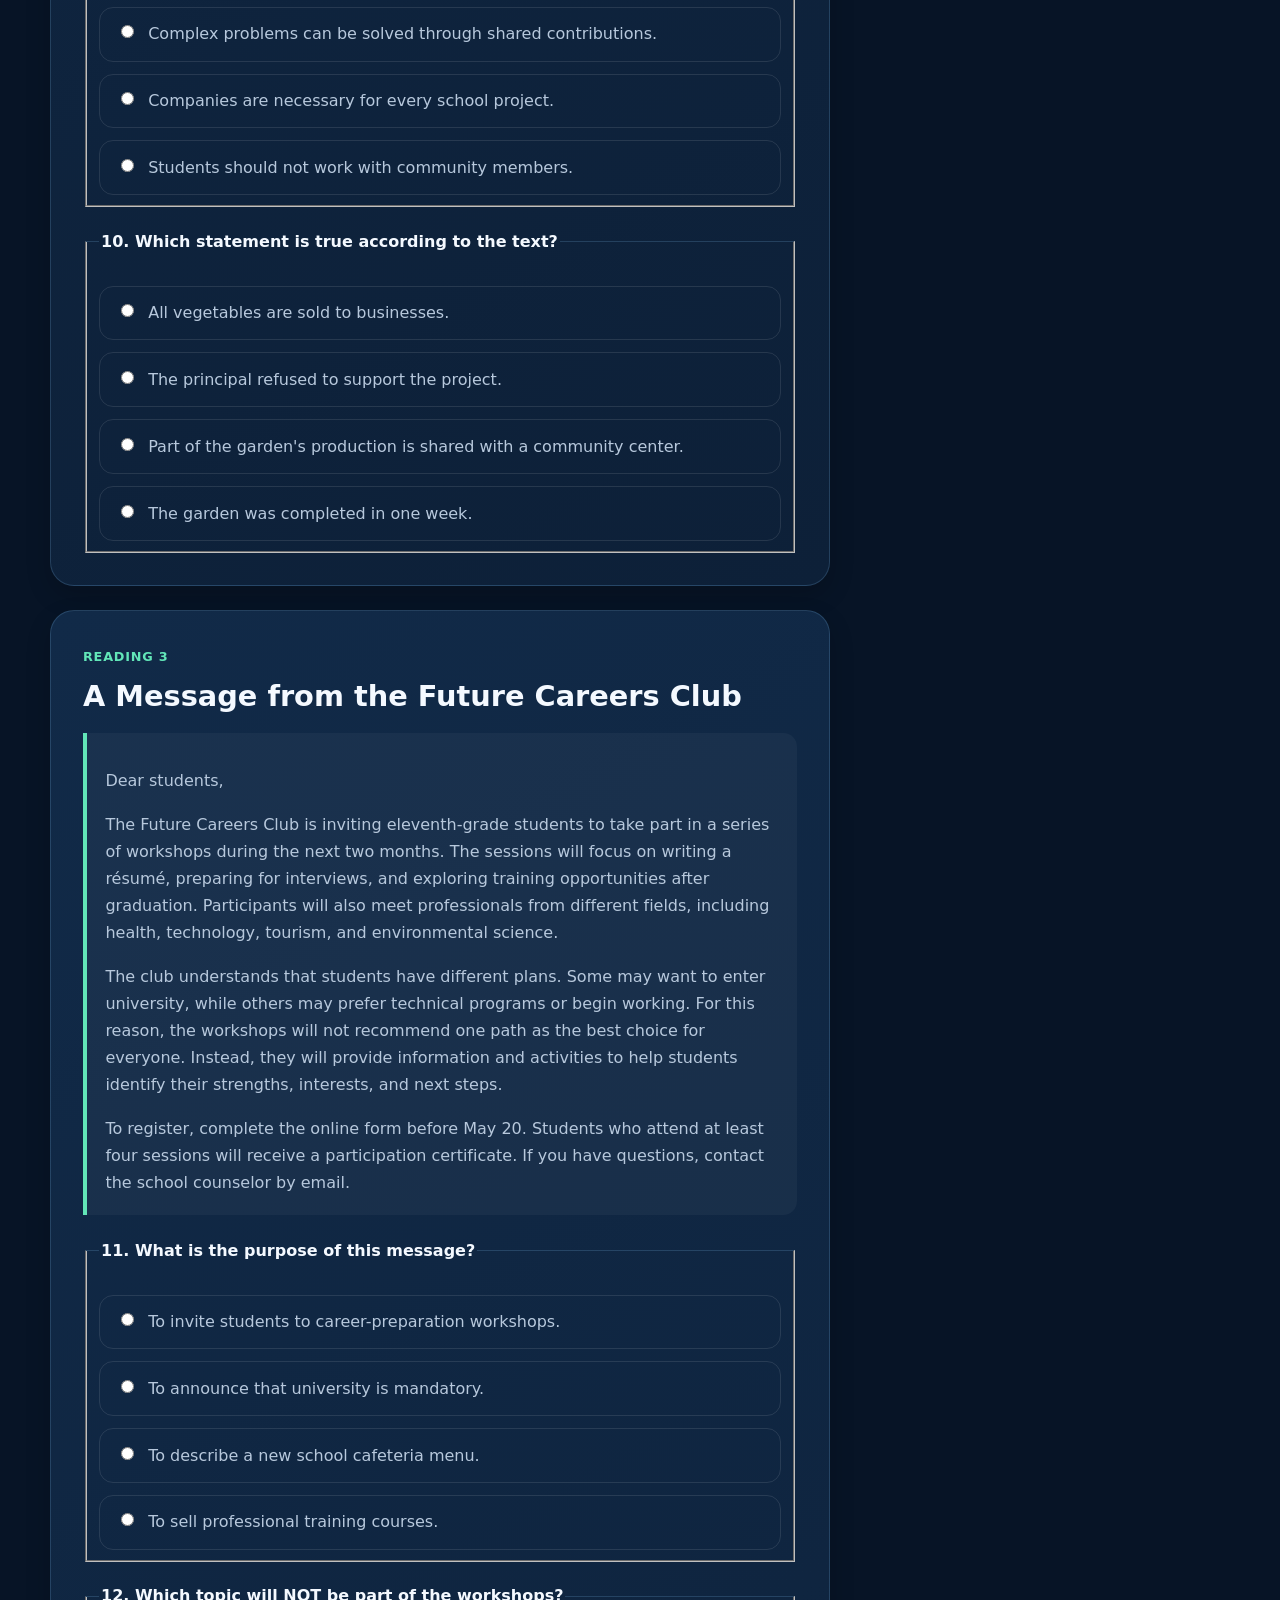
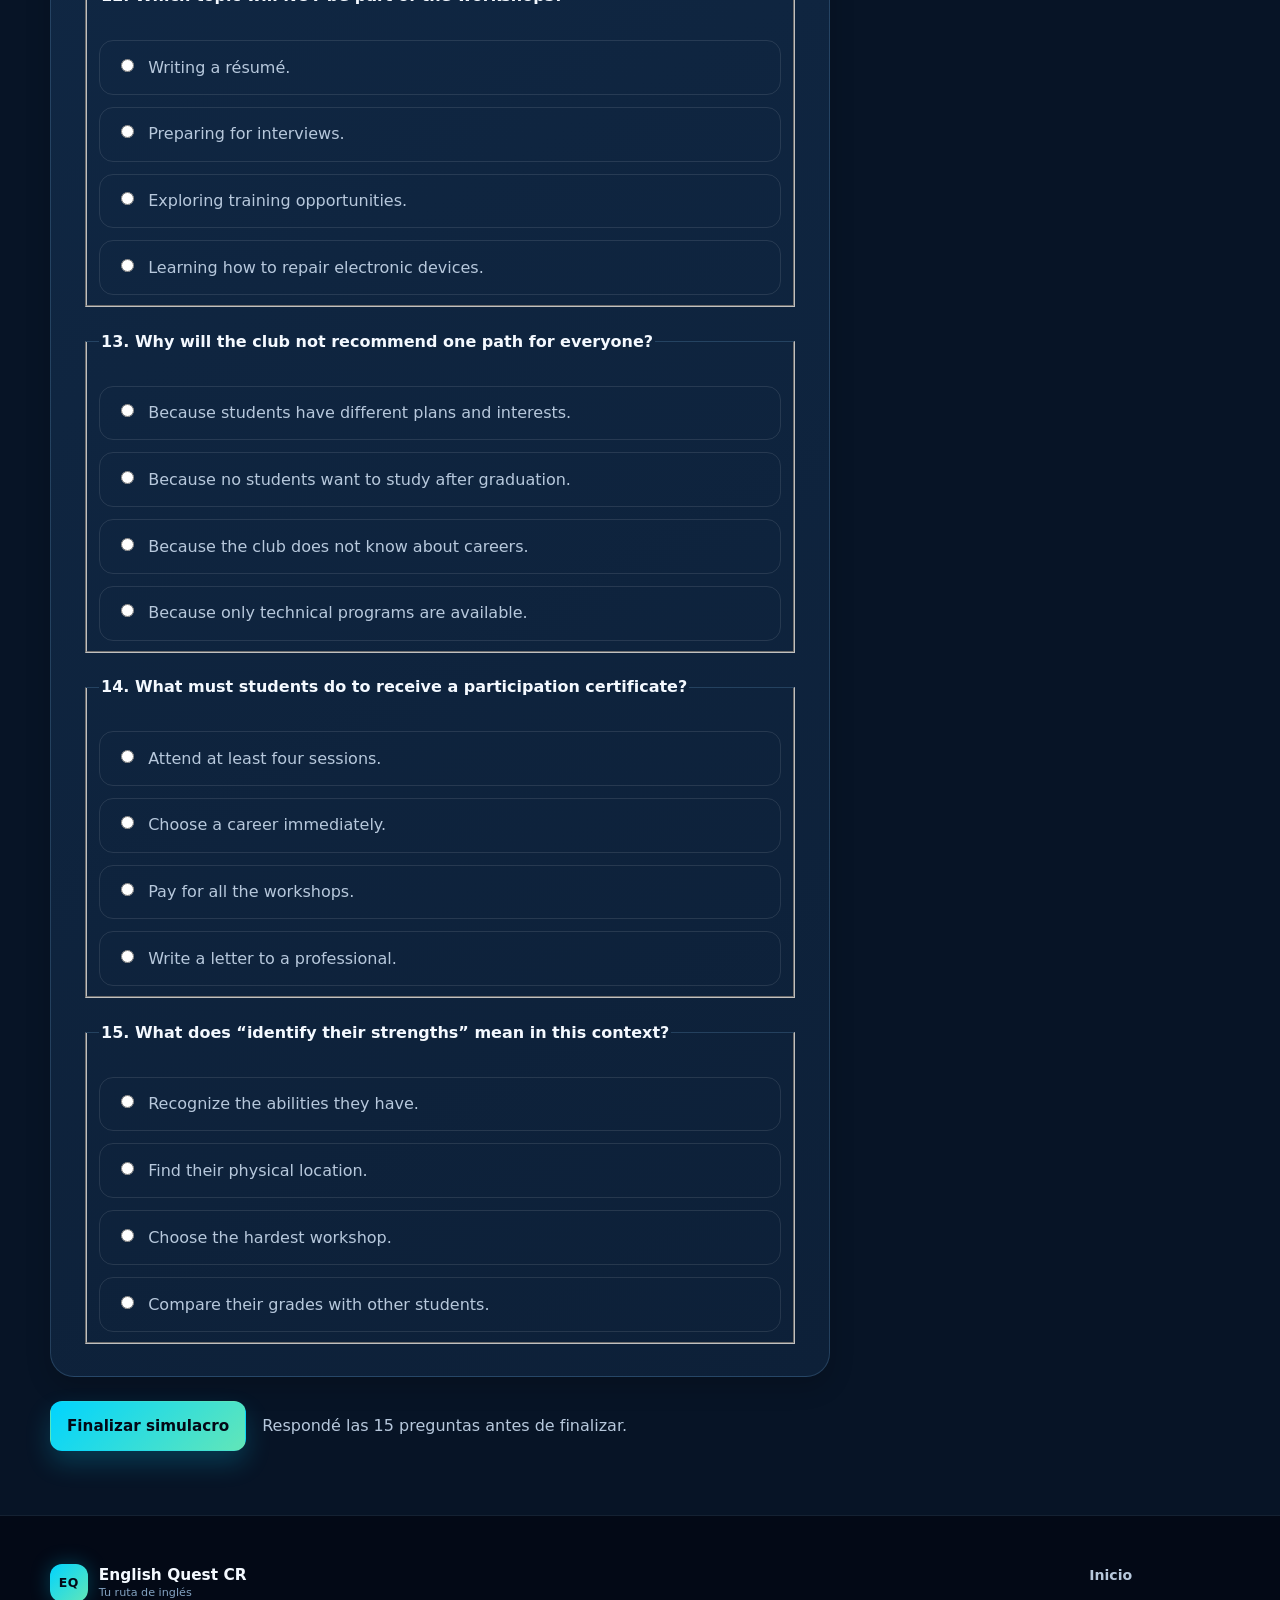
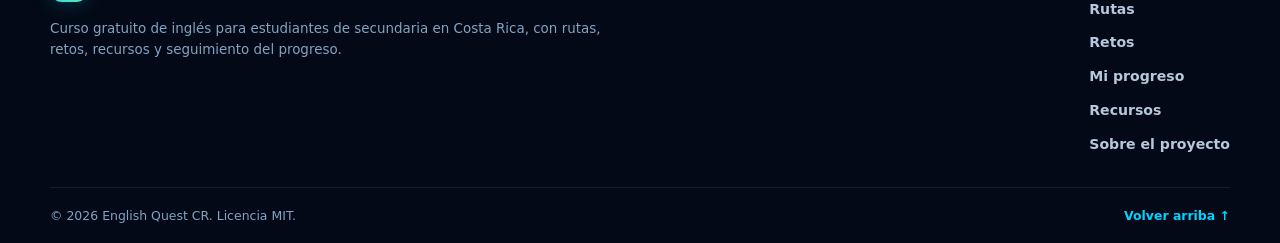
<file: pages/mock-exam.html>
<!DOCTYPE html>
<html lang="es">
<head>
  <meta charset="UTF-8">
  <meta name="viewport" content="width=device-width, initial-scale=1.0">

  <meta
    name="description"
    content="Simulacro de comprensión lectora B1 para Undécimo año."
  >

  <title>Simulacro Reading B1 | English Quest CR</title>

  <link rel="stylesheet" href="../assets/css/styles.css">
  <script src="../assets/js/app.js" defer></script>

  <style>
    .exam-page {
      padding: 2rem 0 4rem;
    }

    .exam-hero {
      display: grid;
      grid-template-columns: 1fr auto;
      gap: 1.25rem;
      align-items: start;
      margin-bottom: 1.5rem;
    }

    .exam-label {
      display: inline-flex;
      margin-bottom: 0.85rem;
      padding: 0.38rem 0.75rem;
      border: 1px solid rgba(98, 230, 184, 0.45);
      border-radius: 999px;
      color: var(--mint);
      font-weight: 800;
      letter-spacing: 0.04em;
      text-transform: uppercase;
      font-size: 0.78rem;
      background: rgba(98, 230, 184, 0.12);
    }

    .exam-title {
      max-width: 760px;
      margin: 0;
      color: var(--text);
      font-size: clamp(2rem, 5vw, 3.6rem);
      line-height: 1.05;
      letter-spacing: -0.05em;
    }

    .exam-intro {
      max-width: 720px;
      margin: 1rem 0 0;
      color: var(--text-muted);
      font-size: 1.05rem;
      line-height: 1.7;
    }

    .exam-timer {
      min-width: 140px;
      padding: 1rem;
      border: 1px solid rgba(98, 230, 184, 0.28);
      border-radius: 18px;
      background: rgba(98, 230, 184, 0.08);
      text-align: center;
      box-shadow: var(--shadow-soft);
    }

    .exam-timer-label {
      display: block;
      margin-bottom: 0.3rem;
      color: var(--text-muted);
      font-size: 0.78rem;
      font-weight: 800;
      letter-spacing: 0.04em;
      text-transform: uppercase;
    }

    .exam-timer-time {
      color: var(--mint);
      font-size: 2rem;
      font-variant-numeric: tabular-nums;
      font-weight: 900;
    }

    .exam-timer.is-warning {
      border-color: rgba(255, 184, 77, 0.7);
      background: rgba(255, 184, 77, 0.12);
    }

    .exam-timer.is-warning .exam-timer-time {
      color: #ffb84d;
    }

    .exam-timer.is-finished {
      border-color: rgba(255, 104, 104, 0.7);
      background: rgba(255, 104, 104, 0.12);
    }

    .exam-timer.is-finished .exam-timer-time {
      color: #ff6868;
    }

    .exam-instructions,
    .reading-card,
    .exam-result {
      margin-bottom: 1.5rem;
      padding: clamp(1.25rem, 3vw, 2rem);
      border: 1px solid var(--border);
      border-radius: var(--radius-lg);
      background: var(--surface);
      box-shadow: var(--shadow);
    }

    .exam-instructions h2,
    .reading-card h2 {
      margin-top: 0;
      color: var(--text);
    }

    .exam-instructions p,
    .exam-instructions li,
    .reading-card p {
      color: var(--text-muted);
      line-height: 1.7;
    }

    .exam-instructions ul {
      margin-bottom: 0;
      padding-left: 1.25rem;
    }

    .reading-card {
      scroll-margin-top: 1rem;
      background: linear-gradient(150deg, var(--surface-elevated), var(--surface));
      box-shadow: var(--shadow-soft);
    }

    .reading-label {
      display: inline-block;
      margin-bottom: 0.8rem;
      color: var(--mint);
      font-size: 0.8rem;
      font-weight: 800;
      letter-spacing: 0.06em;
      text-transform: uppercase;
    }

    .reading-passage {
      margin: 1.25rem 0 1.5rem;
      padding: 1.15rem;
      border-left: 4px solid var(--mint);
      border-radius: 0 14px 14px 0;
      background: rgba(255, 255, 255, 0.04);
    }

    .reading-passage p {
      color: var(--text);
    }

    .reading-passage p:last-child {
      margin-bottom: 0;
    }

    .exam-question {
      margin-top: 1.4rem;
      padding-top: 1.25rem;
      border-top: 1px solid var(--border);
    }

    .exam-question legend {
      color: var(--text);
      font-weight: 800;
      line-height: 1.5;
    }

    .exam-option {
      display: flex;
      gap: 0.7rem;
      align-items: flex-start;
      margin-top: 0.75rem;
      padding: 0.85rem 1rem;
      border: 1px solid rgba(255, 255, 255, 0.1);
      border-radius: 14px;
      color: var(--text-muted);
      cursor: pointer;
      transition: border-color 160ms ease, background 160ms ease;
    }

    .exam-option:hover {
      border-color: rgba(98, 230, 184, 0.5);
      background: rgba(98, 230, 184, 0.06);
    }

    .exam-option input {
      margin-top: 0.25rem;
      accent-color: var(--mint);
    }

    .exam-submit-row {
      display: flex;
      flex-wrap: wrap;
      gap: 1rem;
      align-items: center;
      margin-top: 1.5rem;
    }

    .exam-submit-row p {
      margin: 0;
      color: var(--text-muted);
    }

    .exam-result {
      display: none;
    }

    .exam-result.is-visible {
      display: block;
    }

    .exam-result.is-success {
      border-color: rgba(98, 230, 184, 0.5);
    }

    .exam-result.is-warning {
      border-color: rgba(255, 184, 77, 0.7);
    }

    .exam-result.is-error {
      border-color: rgba(255, 104, 104, 0.7);
    }

    .exam-result h2 {
      margin-top: 0;
      color: var(--text);
    }

    .exam-result p {
      color: var(--text-muted);
      line-height: 1.7;
    }

    .exam-score {
      color: var(--mint);
      font-size: clamp(2.4rem, 7vw, 4.5rem);
      font-weight: 900;
      line-height: 1;
    }

    .exam-feedback-list {
      margin: 1rem 0 0;
      padding-left: 1.25rem;
      color: var(--text-muted);
      line-height: 1.8;
    }

    .exam-actions {
      display: flex;
      flex-wrap: wrap;
      gap: 0.85rem;
      margin-top: 1.35rem;
    }

    .exam-actions a,
    .exam-actions button {
      text-decoration: none;
    }

    @media (max-width: 700px) {
      .exam-hero {
        grid-template-columns: 1fr;
      }

      .exam-timer {
        width: 100%;
      }
    }
  </style>
</head>

<body>
  <a class="skip-link" href="#main-content">Saltar al contenido principal</a>

  <header class="site-header">
    <div class="container header-content">
      <a class="brand" href="../index.html" aria-label="English Quest CR, inicio">
        <span class="brand-mark" aria-hidden="true">EQ</span>
        <span>
          <strong>English Quest CR</strong>
          <small>Tu ruta de inglés</small>
        </span>
      </a>

      <button
        class="menu-toggle"
        type="button"
        data-menu-toggle
        aria-expanded="false"
        aria-controls="primary-navigation"
      >
        <span class="sr-only">Abrir menú</span>
        <span aria-hidden="true">☰</span>
      </button>

      <nav
        id="primary-navigation"
        class="main-navigation"
        data-navigation
        aria-label="Navegación principal"
      >
        <a class="nav-link" href="../index.html">Inicio</a>
        <a class="nav-link" href="levels.html">Rutas</a>
        <a class="nav-link" href="challenge.html">Retos</a>
        <a class="nav-link" href="progress.html">Mi progreso</a>
        <a class="nav-link is-active" href="resources.html" aria-current="page">Recursos</a>
        <a class="nav-link" href="about.html">Sobre el proyecto</a>
      </nav>

      <button
        class="contrast-toggle"
        type="button"
        data-contrast-toggle
        aria-pressed="false"
      >
        <span aria-hidden="true">◐</span>
        <span class="contrast-label">Contraste</span>
      </button>
    </div>
  </header>

  <main id="main-content" class="exam-page">
    <div class="container">
      <section class="exam-hero" aria-labelledby="exam-title">
        <div>
          <span class="exam-label">Undécimo · Reading B1</span>
          <h1 id="exam-title" class="exam-title">Simulacro de comprensión lectora</h1>
          <p class="exam-intro">
            Leé los tres textos y respondé las 15 preguntas. Usá estrategias de
            lectura: identificá idea principal, detalles, vocabulario en contexto
            e información implícita.
          </p>
        </div>

        <div class="exam-timer" id="exam-timer" aria-live="polite">
          <span class="exam-timer-label">Tiempo restante</span>
          <strong class="exam-timer-time" id="timer-display">25:00</strong>
        </div>
      </section>

      <section class="exam-instructions" aria-labelledby="instructions-title">
        <h2 id="instructions-title">Instrucciones</h2>
        <ul>
          <li>Tenés 25 minutos para completar el simulacro.</li>
          <li>Seleccioná una respuesta por pregunta.</li>
          <li>Leé con atención: algunas preguntas piden inferencias, no solo detalles directos.</li>
          <li>Al finalizar, presioná “Finalizar simulacro” para recibir tu resultado.</li>
          <li>El contenido es práctica original y no reproduce una prueba oficial.</li>
        </ul>
      </section>

      <form id="mock-exam-form" novalidate>
        <section class="reading-card" aria-labelledby="reading-1-title">
          <span class="reading-label">Reading 1</span>
          <h2 id="reading-1-title">A Library Beyond Books</h2>

          <div class="reading-passage">
            <p>
              In a small town in Costa Rica, the public library has changed the
              way many young people learn after school. For years, students
              visited the building mainly to borrow novels or use the quiet study
              area. Today, however, the library also offers workshops on digital
              skills, creative writing, and community projects.
            </p>

            <p>
              One of its most popular activities is the “Repair and Share”
              program. Teenagers bring old electronic devices to the library,
              where local volunteers teach them how to identify simple problems.
              Devices that can be repaired are later donated to families who need
              access to online educational materials. The program does not solve
              every technological problem in the community, but it has helped
              participants understand that useful resources do not always need to
              be new.
            </p>

            <p>
              Library staff say that the greatest result is not the number of
              repaired devices. Instead, they value the confidence students gain
              when they work together, ask questions, and discover practical
              solutions.
            </p>
          </div>

          <fieldset class="exam-question">
            <legend>1. What is the main purpose of the text?</legend>

            <label class="exam-option">
              <input type="radio" name="q1" value="a">
              <span>To explain how a library has expanded its educational role.</span>
            </label>

            <label class="exam-option">
              <input type="radio" name="q1" value="b">
              <span>To advertise a new electronic store in Costa Rica.</span>
            </label>

            <label class="exam-option">
              <input type="radio" name="q1" value="c">
              <span>To describe why students should stop borrowing books.</span>
            </label>

            <label class="exam-option">
              <input type="radio" name="q1" value="d">
              <span>To compare libraries in different countries.</span>
            </label>
          </fieldset>

          <fieldset class="exam-question">
            <legend>2. What happens to devices that can be repaired?</legend>

            <label class="exam-option">
              <input type="radio" name="q2" value="a">
              <span>They are sold to local businesses.</span>
            </label>

            <label class="exam-option">
              <input type="radio" name="q2" value="b">
              <span>They are donated to families needing online learning access.</span>
            </label>

            <label class="exam-option">
              <input type="radio" name="q2" value="c">
              <span>They are used only by library staff.</span>
            </label>

            <label class="exam-option">
              <input type="radio" name="q2" value="d">
              <span>They are sent to a recycling factory immediately.</span>
            </label>
          </fieldset>

          <fieldset class="exam-question">
            <legend>3. What can be inferred about the volunteers?</legend>

            <label class="exam-option">
              <input type="radio" name="q3" value="a">
              <span>They teach students practical skills without charging them.</span>
            </label>

            <label class="exam-option">
              <input type="radio" name="q3" value="b">
              <span>They work only with professional engineers.</span>
            </label>

            <label class="exam-option">
              <input type="radio" name="q3" value="c">
              <span>They do not want teenagers to use technology.</span>
            </label>

            <label class="exam-option">
              <input type="radio" name="q3" value="d">
              <span>They receive devices from families every day.</span>
            </label>
          </fieldset>

          <fieldset class="exam-question">
            <legend>4. In the text, “resources” is closest in meaning to:</legend>

            <label class="exam-option">
              <input type="radio" name="q4" value="a">
              <span>Useful materials or tools.</span>
            </label>

            <label class="exam-option">
              <input type="radio" name="q4" value="b">
              <span>Rules that students must follow.</span>
            </label>

            <label class="exam-option">
              <input type="radio" name="q4" value="c">
              <span>New buildings in the town.</span>
            </label>

            <label class="exam-option">
              <input type="radio" name="q4" value="d">
              <span>Private companies selling devices.</span>
            </label>
          </fieldset>

          <fieldset class="exam-question">
            <legend>5. What do library staff value most about the program?</legend>

            <label class="exam-option">
              <input type="radio" name="q5" value="a">
              <span>The money earned by repairing devices.</span>
            </label>

            <label class="exam-option">
              <input type="radio" name="q5" value="b">
              <span>The number of books students borrow.</span>
            </label>

            <label class="exam-option">
              <input type="radio" name="q5" value="c">
              <span>The confidence and collaboration students develop.</span>
            </label>

            <label class="exam-option">
              <input type="radio" name="q5" value="d">
              <span>The size of the library building.</span>
            </label>
          </fieldset>
        </section>

        <section class="reading-card" aria-labelledby="reading-2-title">
          <span class="reading-label">Reading 2</span>
          <h2 id="reading-2-title">The School Garden Project</h2>

          <div class="reading-passage">
            <p>
              At first, the garden behind Central High School was only an empty
              area with dry soil and broken benches. A group of students proposed
              transforming it into a place where classes could learn about food,
              science, and environmental responsibility. The principal supported
              the idea, but the school did not have enough money to hire a company
              to do all the work.
            </p>

            <p>
              Instead of giving up, students contacted parents, local farmers, and
              former graduates. Some donated seeds and tools, while others offered
              advice about growing vegetables in the local climate. Science
              students measured soil conditions, art students painted signs, and
              mathematics classes helped calculate the amount of water needed each
              week.
            </p>

            <p>
              Six months later, the garden produces lettuce, herbs, and tomatoes.
              A small part of the harvest is used in the school cafeteria, and the
              rest is shared with a nearby community center. More importantly, the
              project has shown students that a complex problem can become
              manageable when different people contribute their knowledge.
            </p>
          </div>

          <fieldset class="exam-question">
            <legend>6. Why did students contact people outside the school?</legend>

            <label class="exam-option">
              <input type="radio" name="q6" value="a">
              <span>Because they needed money, materials, and advice.</span>
            </label>

            <label class="exam-option">
              <input type="radio" name="q6" value="b">
              <span>Because they wanted to close the garden.</span>
            </label>

            <label class="exam-option">
              <input type="radio" name="q6" value="c">
              <span>Because teachers refused to help them.</span>
            </label>

            <label class="exam-option">
              <input type="radio" name="q6" value="d">
              <span>Because the cafeteria needed new benches.</span>
            </label>
          </fieldset>

          <fieldset class="exam-question">
            <legend>7. Which group helped calculate water needs?</legend>

            <label class="exam-option">
              <input type="radio" name="q7" value="a">
              <span>Art students.</span>
            </label>

            <label class="exam-option">
              <input type="radio" name="q7" value="b">
              <span>Mathematics classes.</span>
            </label>

            <label class="exam-option">
              <input type="radio" name="q7" value="c">
              <span>Former graduates.</span>
            </label>

            <label class="exam-option">
              <input type="radio" name="q7" value="d">
              <span>The community center.</span>
            </label>
          </fieldset>

          <fieldset class="exam-question">
            <legend>8. What does “harvest” refer to in the text?</legend>

            <label class="exam-option">
              <input type="radio" name="q8" value="a">
              <span>The vegetables produced in the garden.</span>
            </label>

            <label class="exam-option">
              <input type="radio" name="q8" value="b">
              <span>The tools donated by local farmers.</span>
            </label>

            <label class="exam-option">
              <input type="radio" name="q8" value="c">
              <span>The benches that were repaired.</span>
            </label>

            <label class="exam-option">
              <input type="radio" name="q8" value="d">
              <span>The lessons taught by teachers.</span>
            </label>
          </fieldset>

          <fieldset class="exam-question">
            <legend>9. What is the most important lesson of the project?</legend>

            <label class="exam-option">
              <input type="radio" name="q9" value="a">
              <span>Schools should grow only tomatoes.</span>
            </label>

            <label class="exam-option">
              <input type="radio" name="q9" value="b">
              <span>Complex problems can be solved through shared contributions.</span>
            </label>

            <label class="exam-option">
              <input type="radio" name="q9" value="c">
              <span>Companies are necessary for every school project.</span>
            </label>

            <label class="exam-option">
              <input type="radio" name="q9" value="d">
              <span>Students should not work with community members.</span>
            </label>
          </fieldset>

          <fieldset class="exam-question">
            <legend>10. Which statement is true according to the text?</legend>

            <label class="exam-option">
              <input type="radio" name="q10" value="a">
              <span>All vegetables are sold to businesses.</span>
            </label>

            <label class="exam-option">
              <input type="radio" name="q10" value="b">
              <span>The principal refused to support the project.</span>
            </label>

            <label class="exam-option">
              <input type="radio" name="q10" value="c">
              <span>Part of the garden's production is shared with a community center.</span>
            </label>

            <label class="exam-option">
              <input type="radio" name="q10" value="d">
              <span>The garden was completed in one week.</span>
            </label>
          </fieldset>
        </section>

        <section class="reading-card" aria-labelledby="reading-3-title">
          <span class="reading-label">Reading 3</span>
          <h2 id="reading-3-title">A Message from the Future Careers Club</h2>

          <div class="reading-passage">
            <p>Dear students,</p>

            <p>
              The Future Careers Club is inviting eleventh-grade students to take
              part in a series of workshops during the next two months. The
              sessions will focus on writing a résumé, preparing for interviews,
              and exploring training opportunities after graduation. Participants
              will also meet professionals from different fields, including health,
              technology, tourism, and environmental science.
            </p>

            <p>
              The club understands that students have different plans. Some may
              want to enter university, while others may prefer technical programs
              or begin working. For this reason, the workshops will not recommend
              one path as the best choice for everyone. Instead, they will provide
              information and activities to help students identify their strengths,
              interests, and next steps.
            </p>

            <p>
              To register, complete the online form before May 20. Students who
              attend at least four sessions will receive a participation
              certificate. If you have questions, contact the school counselor by
              email.
            </p>
          </div>

          <fieldset class="exam-question">
            <legend>11. What is the purpose of this message?</legend>

            <label class="exam-option">
              <input type="radio" name="q11" value="a">
              <span>To invite students to career-preparation workshops.</span>
            </label>

            <label class="exam-option">
              <input type="radio" name="q11" value="b">
              <span>To announce that university is mandatory.</span>
            </label>

            <label class="exam-option">
              <input type="radio" name="q11" value="c">
              <span>To describe a new school cafeteria menu.</span>
            </label>

            <label class="exam-option">
              <input type="radio" name="q11" value="d">
              <span>To sell professional training courses.</span>
            </label>
          </fieldset>

          <fieldset class="exam-question">
            <legend>12. Which topic will NOT be part of the workshops?</legend>

            <label class="exam-option">
              <input type="radio" name="q12" value="a">
              <span>Writing a résumé.</span>
            </label>

            <label class="exam-option">
              <input type="radio" name="q12" value="b">
              <span>Preparing for interviews.</span>
            </label>

            <label class="exam-option">
              <input type="radio" name="q12" value="c">
              <span>Exploring training opportunities.</span>
            </label>

            <label class="exam-option">
              <input type="radio" name="q12" value="d">
              <span>Learning how to repair electronic devices.</span>
            </label>
          </fieldset>

          <fieldset class="exam-question">
            <legend>13. Why will the club not recommend one path for everyone?</legend>

            <label class="exam-option">
              <input type="radio" name="q13" value="a">
              <span>Because students have different plans and interests.</span>
            </label>

            <label class="exam-option">
              <input type="radio" name="q13" value="b">
              <span>Because no students want to study after graduation.</span>
            </label>

            <label class="exam-option">
              <input type="radio" name="q13" value="c">
              <span>Because the club does not know about careers.</span>
            </label>

            <label class="exam-option">
              <input type="radio" name="q13" value="d">
              <span>Because only technical programs are available.</span>
            </label>
          </fieldset>

          <fieldset class="exam-question">
            <legend>14. What must students do to receive a participation certificate?</legend>

            <label class="exam-option">
              <input type="radio" name="q14" value="a">
              <span>Attend at least four sessions.</span>
            </label>

            <label class="exam-option">
              <input type="radio" name="q14" value="b">
              <span>Choose a career immediately.</span>
            </label>

            <label class="exam-option">
              <input type="radio" name="q14" value="c">
              <span>Pay for all the workshops.</span>
            </label>

            <label class="exam-option">
              <input type="radio" name="q14" value="d">
              <span>Write a letter to a professional.</span>
            </label>
          </fieldset>

          <fieldset class="exam-question">
            <legend>15. What does “identify their strengths” mean in this context?</legend>

            <label class="exam-option">
              <input type="radio" name="q15" value="a">
              <span>Recognize the abilities they have.</span>
            </label>

            <label class="exam-option">
              <input type="radio" name="q15" value="b">
              <span>Find their physical location.</span>
            </label>

            <label class="exam-option">
              <input type="radio" name="q15" value="c">
              <span>Choose the hardest workshop.</span>
            </label>

            <label class="exam-option">
              <input type="radio" name="q15" value="d">
              <span>Compare their grades with other students.</span>
            </label>
          </fieldset>
        </section>

        <div class="exam-submit-row">
          <button class="button button-primary" type="submit">
            Finalizar simulacro
          </button>

          <p>Respondé las 15 preguntas antes de finalizar.</p>
        </div>
      </form>

      <section
        id="exam-result"
        class="exam-result"
        tabindex="-1"
        aria-live="polite"
      ></section>
    </div>
  </main>

  <footer class="site-footer">
    <div class="container footer-grid">
      <div>
        <a class="brand footer-brand" href="../index.html" aria-label="English Quest CR, inicio">
          <span class="brand-mark" aria-hidden="true">EQ</span>
          <span>
            <strong>English Quest CR</strong>
            <small>Tu ruta de inglés</small>
          </span>
        </a>

        <p class="footer-disclaimer">
          Curso gratuito de inglés para estudiantes de secundaria en Costa Rica,
          con rutas, retos, recursos y seguimiento del progreso.
        </p>
      </div>

      <div class="footer-links">
        <a href="../index.html">Inicio</a>
        <a href="levels.html">Rutas</a>
        <a href="challenge.html">Retos</a>
        <a href="progress.html">Mi progreso</a>
        <a href="resources.html">Recursos</a>
        <a href="about.html">Sobre el proyecto</a>
      </div>
    </div>

    <div class="container footer-bottom">
      <p>© <span id="current-year"></span> English Quest CR. Licencia MIT.</p>
      <a href="#main-content">Volver arriba ↑</a>
    </div>
  </footer>

  <script>
    document.addEventListener("DOMContentLoaded", () => {
      const form = document.querySelector("#mock-exam-form");
      const result = document.querySelector("#exam-result");
      const timerBox = document.querySelector("#exam-timer");
      const timerDisplay = document.querySelector("#timer-display");

      const answerKey = {
        q1: "a",
        q2: "b",
        q3: "a",
        q4: "a",
        q5: "c",
        q6: "a",
        q7: "b",
        q8: "a",
        q9: "b",
        q10: "c",
        q11: "a",
        q12: "d",
        q13: "a",
        q14: "a",
        q15: "a"
      };

      const totalQuestions = Object.keys(answerKey).length;
      let remainingSeconds = 25 * 60;
      let examFinished = false;

      function formatTime(seconds) {
        const minutes = Math.floor(seconds / 60);
        const remaining = seconds % 60;

        return `${String(minutes).padStart(2, "0")}:${String(remaining).padStart(2, "0")}`;
      }

      function updateTimer() {
        timerDisplay.textContent = formatTime(remainingSeconds);

        if (remainingSeconds <= 5 * 60 && remainingSeconds > 0) {
          timerBox.classList.add("is-warning");
        }

        if (remainingSeconds <= 0) {
          timerBox.classList.remove("is-warning");
          timerBox.classList.add("is-finished");
          timerDisplay.textContent = "00:00";
        }
      }

      function getFeedback(score) {
        const percentage = Math.round((score / totalQuestions) * 100);

        if (percentage >= 80) {
          return {
            title: "¡Excelente desempeño!",
            message:
              "Demostraste una comprensión lectora sólida: identificaste ideas principales, detalles e información implícita con mucha precisión.",
            className: "is-success"
          };
        }

        if (percentage >= 60) {
          return {
            title: "¡Buen trabajo!",
            message:
              "Tenés una base sólida. Revisá especialmente las preguntas de inferencia y vocabulario en contexto para seguir mejorando.",
            className: "is-warning"
          };
        }

        return {
          title: "Seguí practicando",
          message:
            "Revisá cada lectura con calma. Empezá por encontrar la idea principal y luego buscá en el texto las pistas para cada respuesta.",
          className: "is-error"
        };
      }

      function finishExam(isTimeUp = false) {
        if (examFinished) return;

        examFinished = true;
        clearInterval(timerInterval);

        const unanswered = [];
        let score = 0;

        Object.entries(answerKey).forEach(([question, correctAnswer]) => {
          const selected = form.querySelector(`input[name="${question}"]:checked`);

          if (!selected) {
            unanswered.push(question);
            return;
          }

          if (selected.value === correctAnswer) {
            score += 1;
          }
        });

        form.querySelectorAll("input").forEach((input) => {
          input.disabled = true;
        });

        const percentage = Math.round((score / totalQuestions) * 100);
        const feedback = getFeedback(score);

        timerBox.classList.remove("is-warning");

        if (isTimeUp) {
          timerBox.classList.add("is-finished");
        }

        result.className = `exam-result is-visible ${feedback.className}`;

        result.innerHTML = `
          <h2>${isTimeUp ? "Tiempo finalizado" : feedback.title}</h2>
          <div class="exam-score">${score} / ${totalQuestions}</div>
          <p><strong>Resultado: ${percentage}%</strong></p>
          <p>${feedback.message}</p>
          ${
            unanswered.length > 0
              ? `<p>Preguntas sin responder: ${unanswered.length}.</p>`
              : ""
          }
          <ul class="exam-feedback-list">
            <li>Idea principal: leé título, primera oración y palabras repetidas.</li>
            <li>Detalles: buscá nombres, fechas, cantidades y acciones específicas.</li>
            <li>Inferencia: elegí la respuesta apoyada por pistas del texto.</li>
            <li>Vocabulario: usá las oraciones cercanas para deducir significado.</li>
          </ul>
          <div class="exam-actions">
            <a class="button button-primary" href="progress.html">
              Ver mi progreso
            </a>
            <button class="button button-secondary" type="button" id="restart-exam">
              Intentar de nuevo
            </button>
          </div>
        `;

        result.focus();

        const restartButton = document.querySelector("#restart-exam");

        if (restartButton) {
          restartButton.addEventListener("click", () => {
            window.location.reload();
          });
        }
      }

      const timerInterval = window.setInterval(() => {
        if (examFinished) return;

        remainingSeconds -= 1;
        updateTimer();

        if (remainingSeconds <= 0) {
          finishExam(true);
        }
      }, 1000);

      updateTimer();

      form.addEventListener("submit", (event) => {
        event.preventDefault();

        const unanswered = Object.keys(answerKey).filter((question) => {
          return !form.querySelector(`input[name="${question}"]:checked`);
        });

        if (unanswered.length > 0) {
          result.className = "exam-result is-visible is-warning";
          result.innerHTML = `
            <h2>Faltan respuestas</h2>
            <p>
              Todavía tenés ${unanswered.length} pregunta${
                unanswered.length === 1 ? "" : "s"
              } sin responder. Completalas antes de finalizar el simulacro.
            </p>
          `;
          result.focus();

          const firstQuestion = document.querySelector(`input[name="${unanswered[0]}"]`);

          if (firstQuestion) {
            firstQuestion.closest(".exam-question").scrollIntoView({
              behavior: "smooth",
              block: "center"
            });
          }

          return;
        }

        finishExam(false);
      });
    });
  </script>
</body>
</html>
</file>
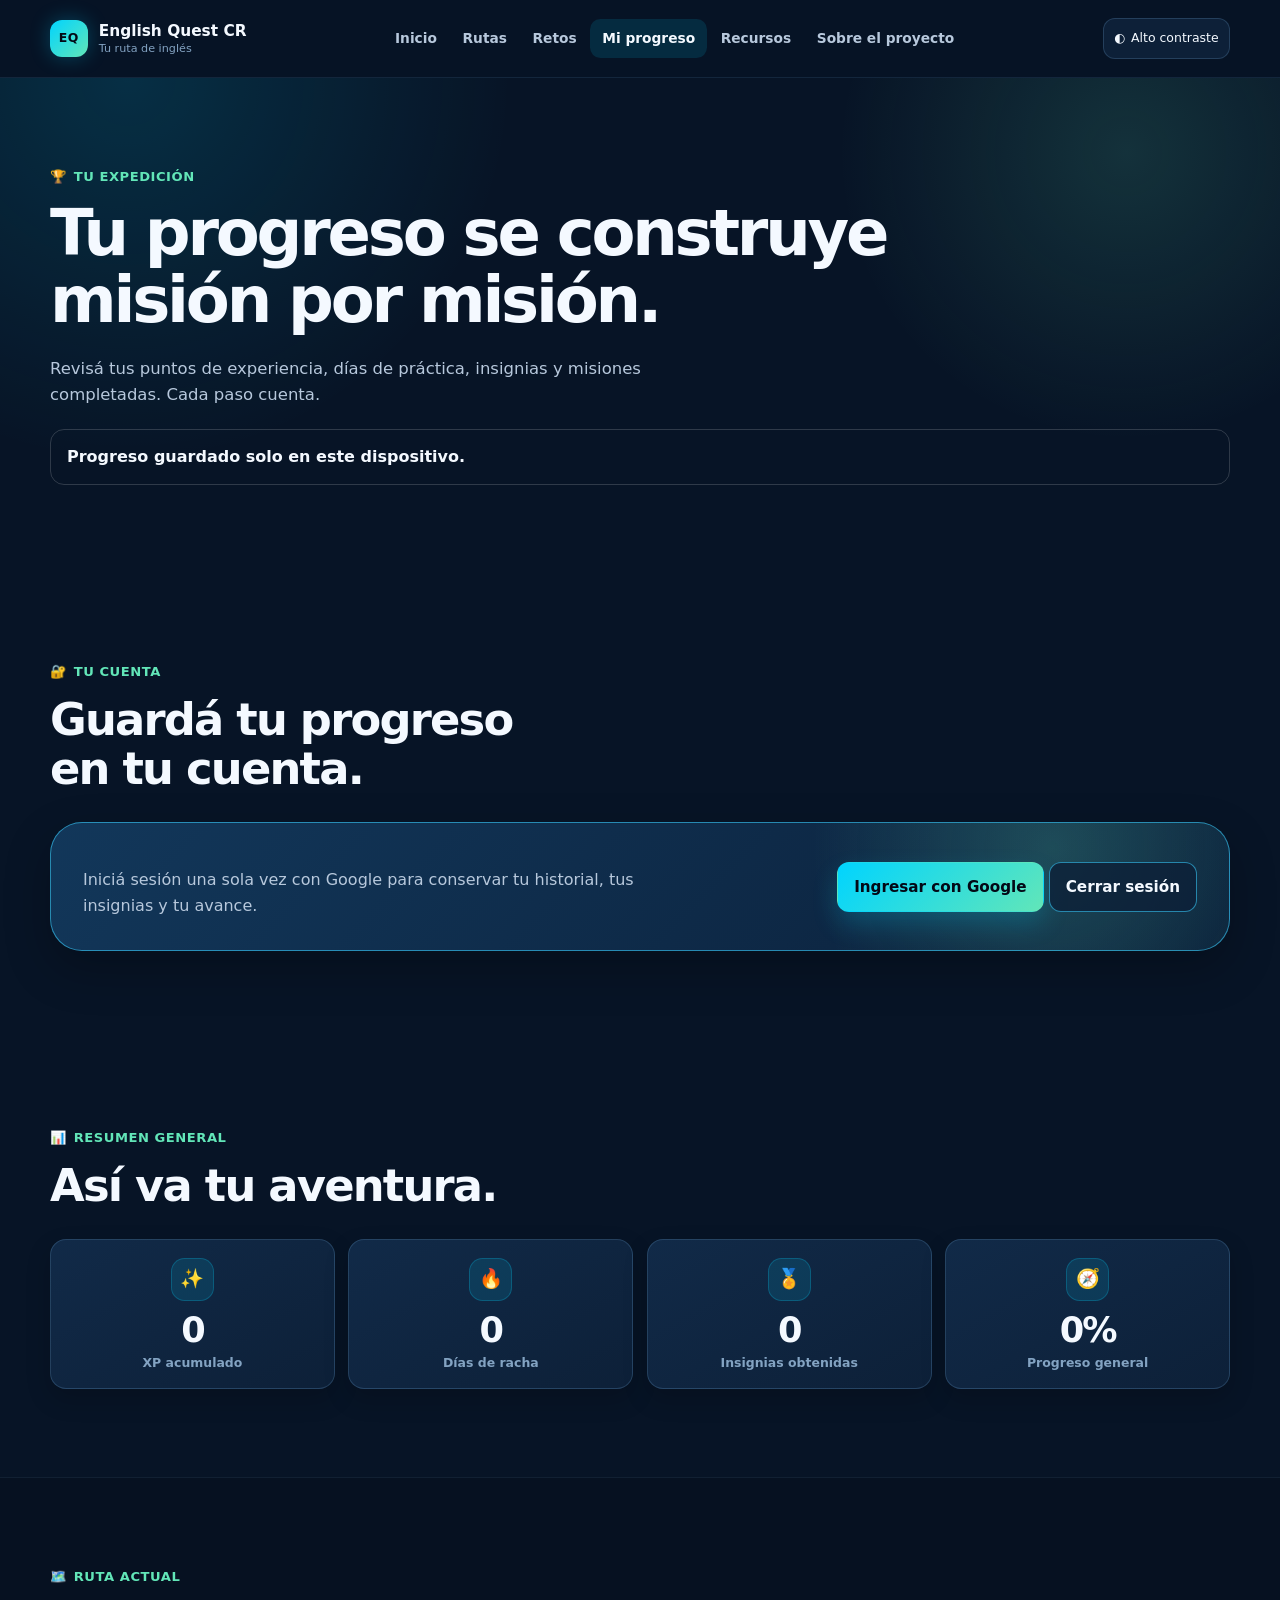
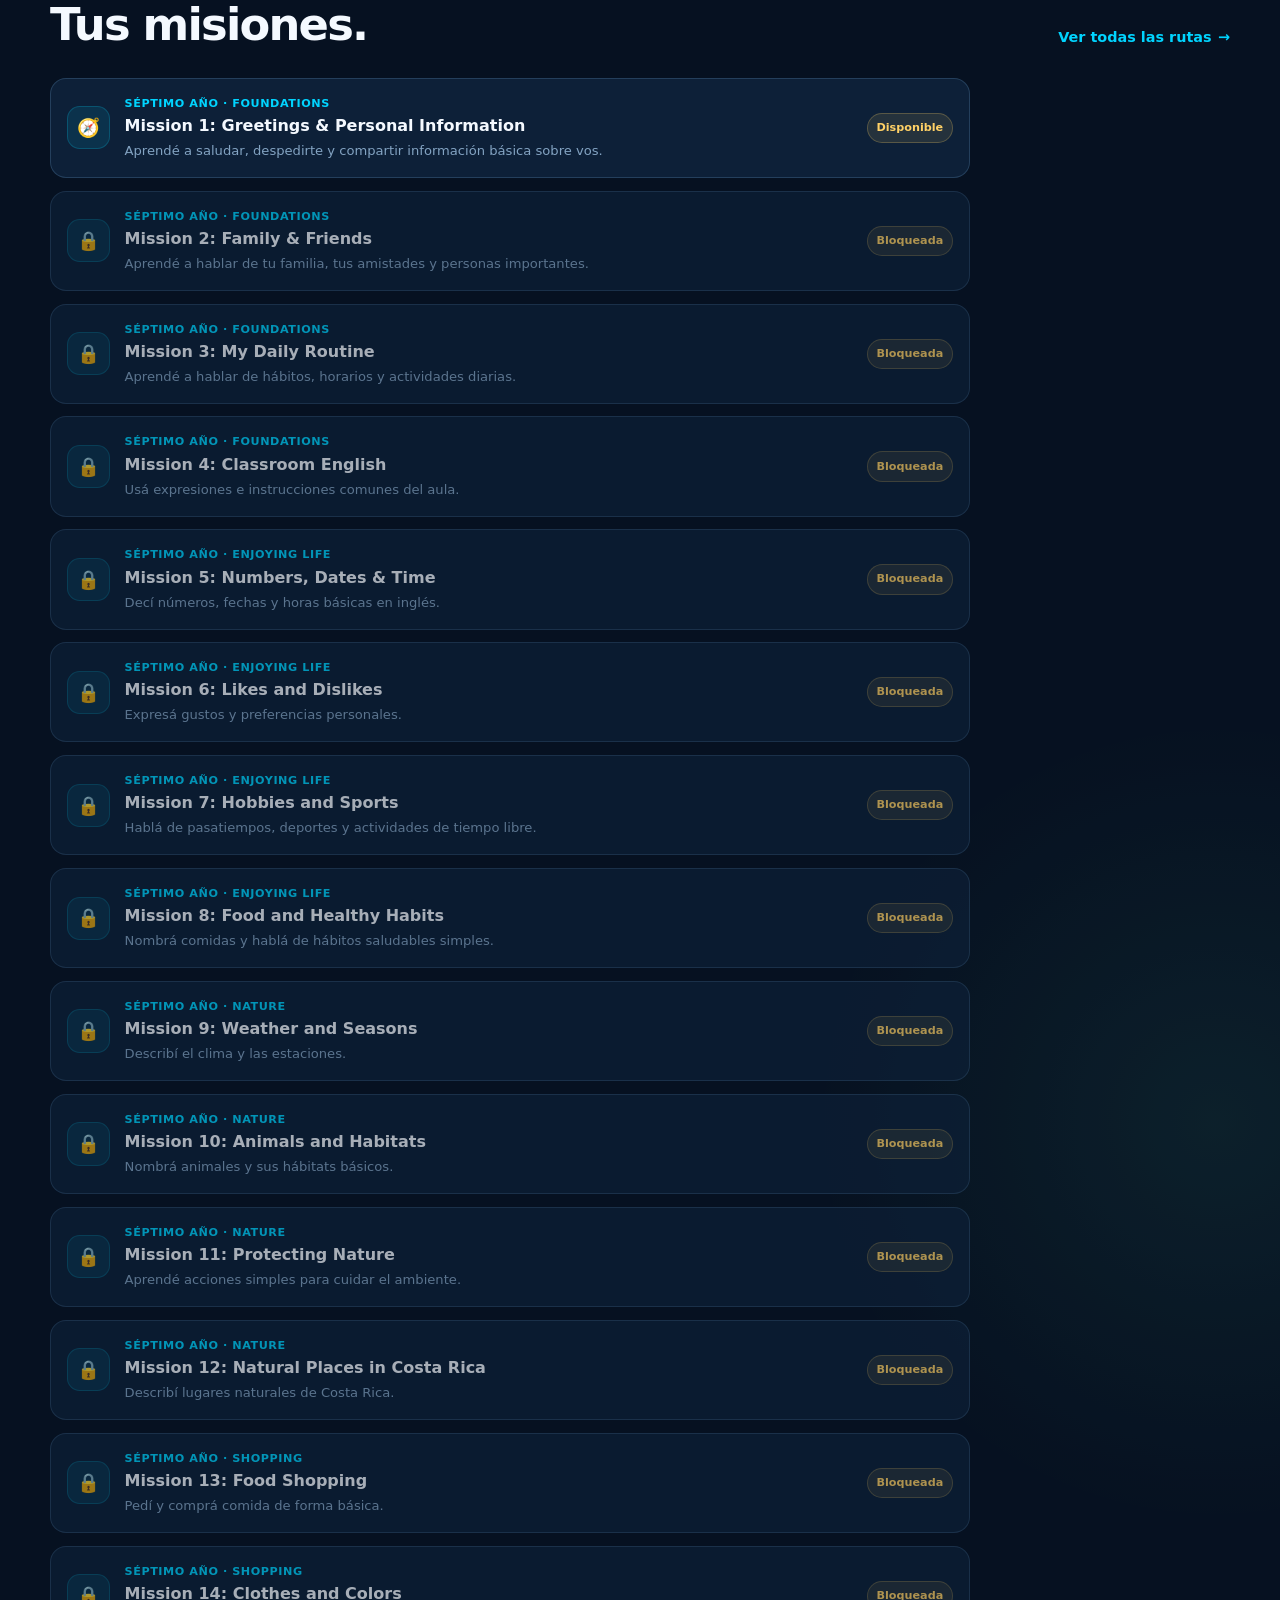
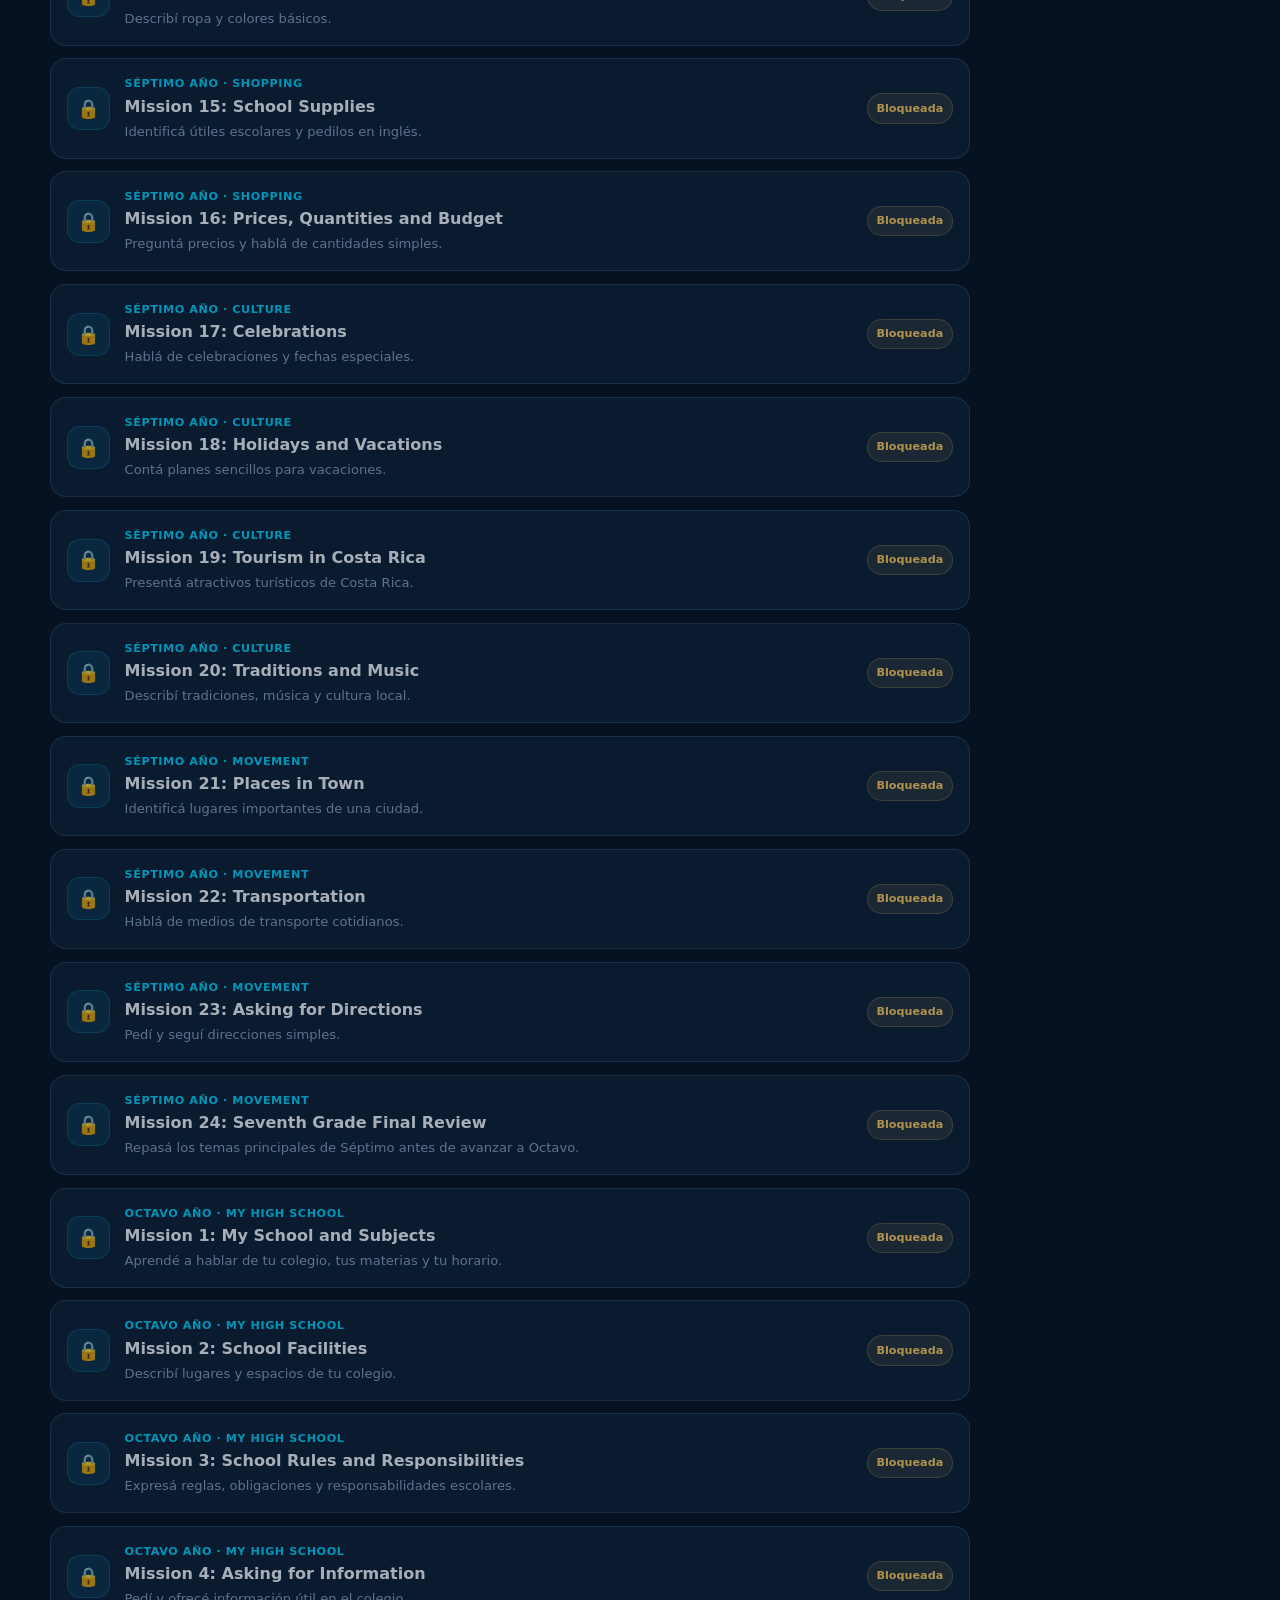
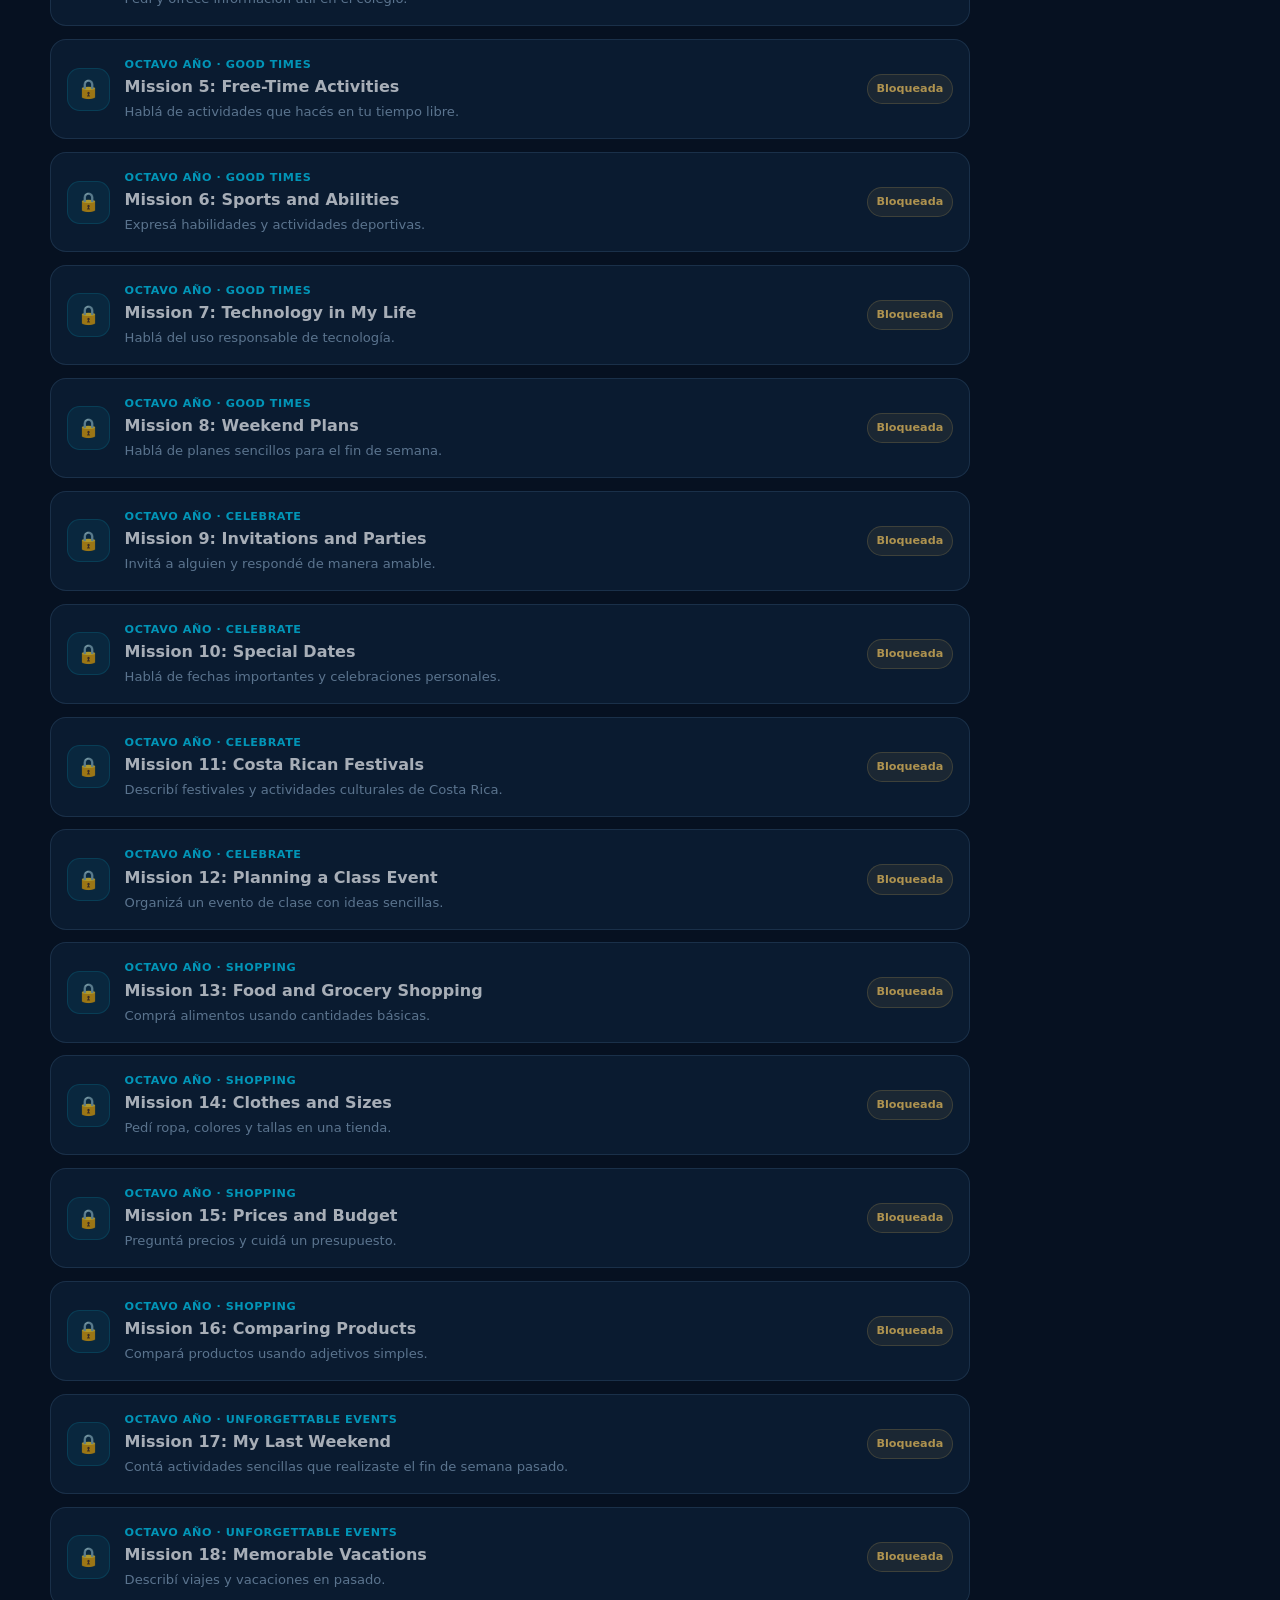
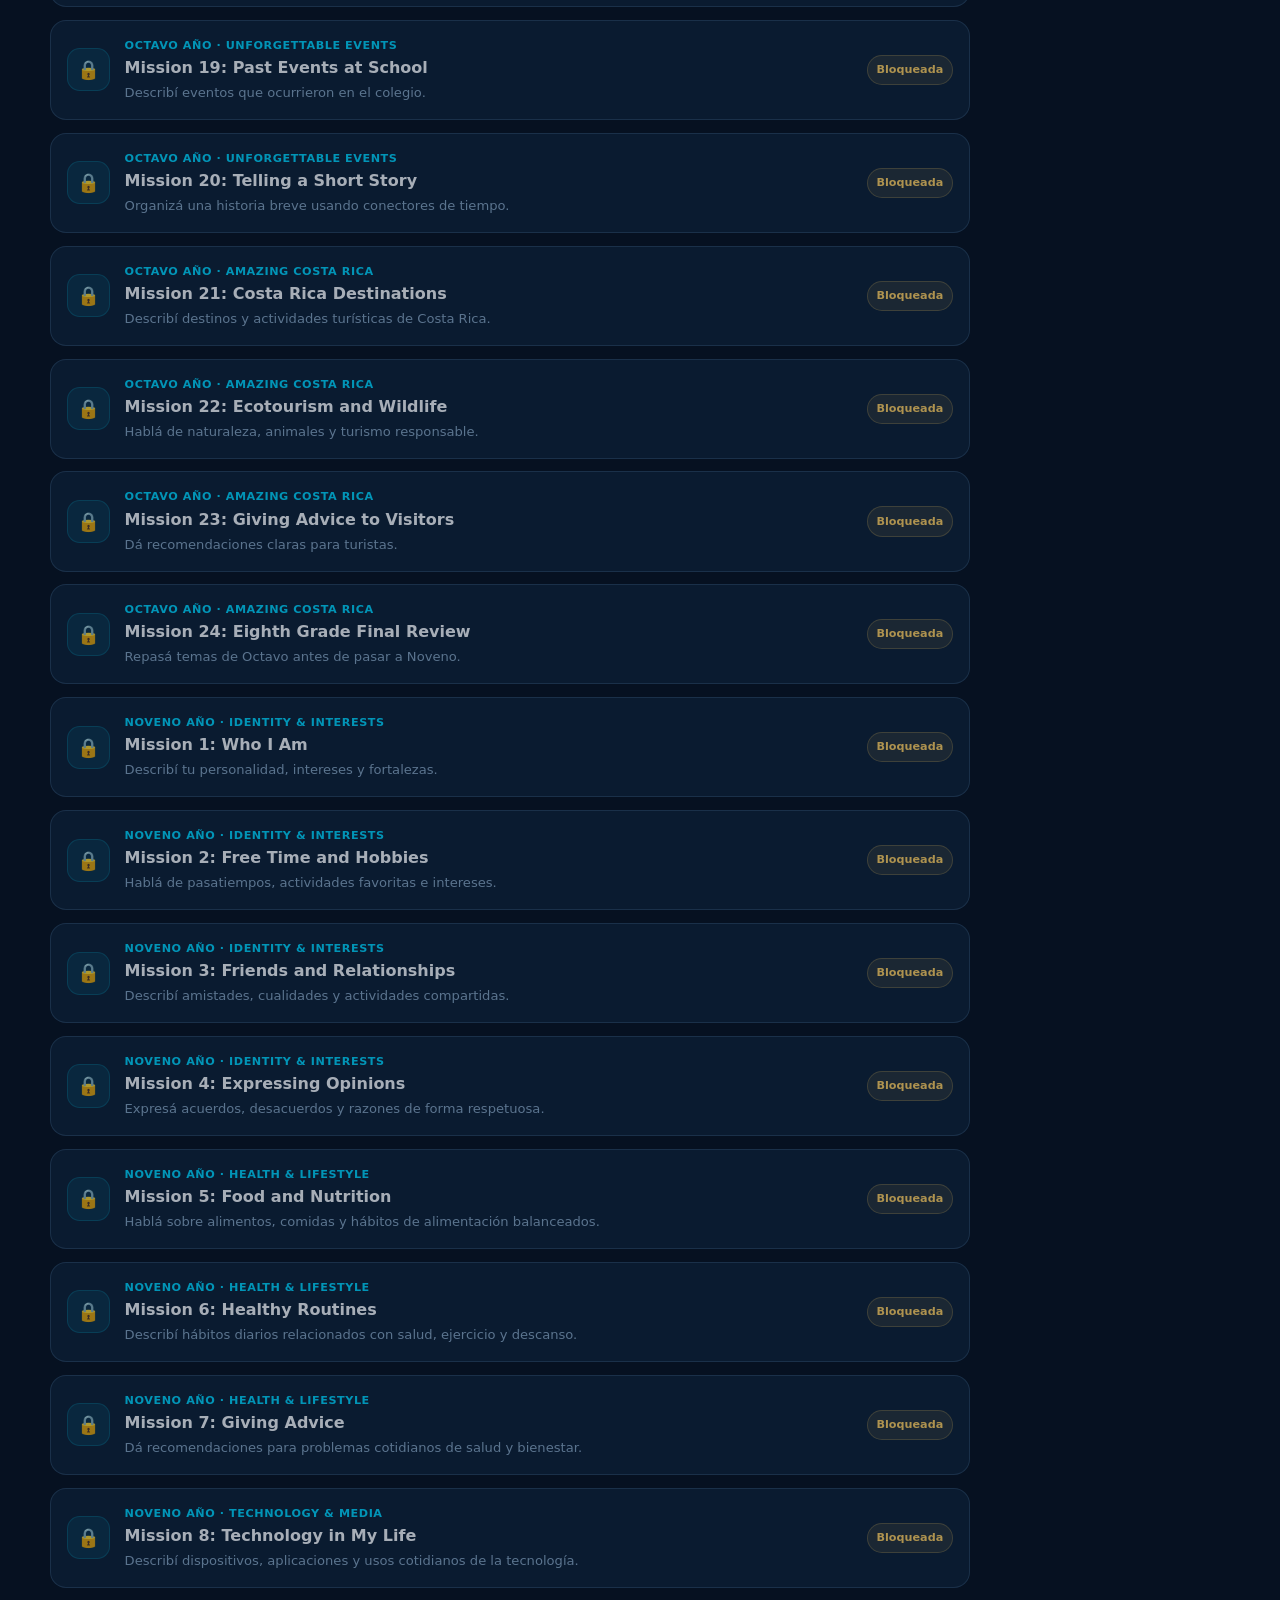
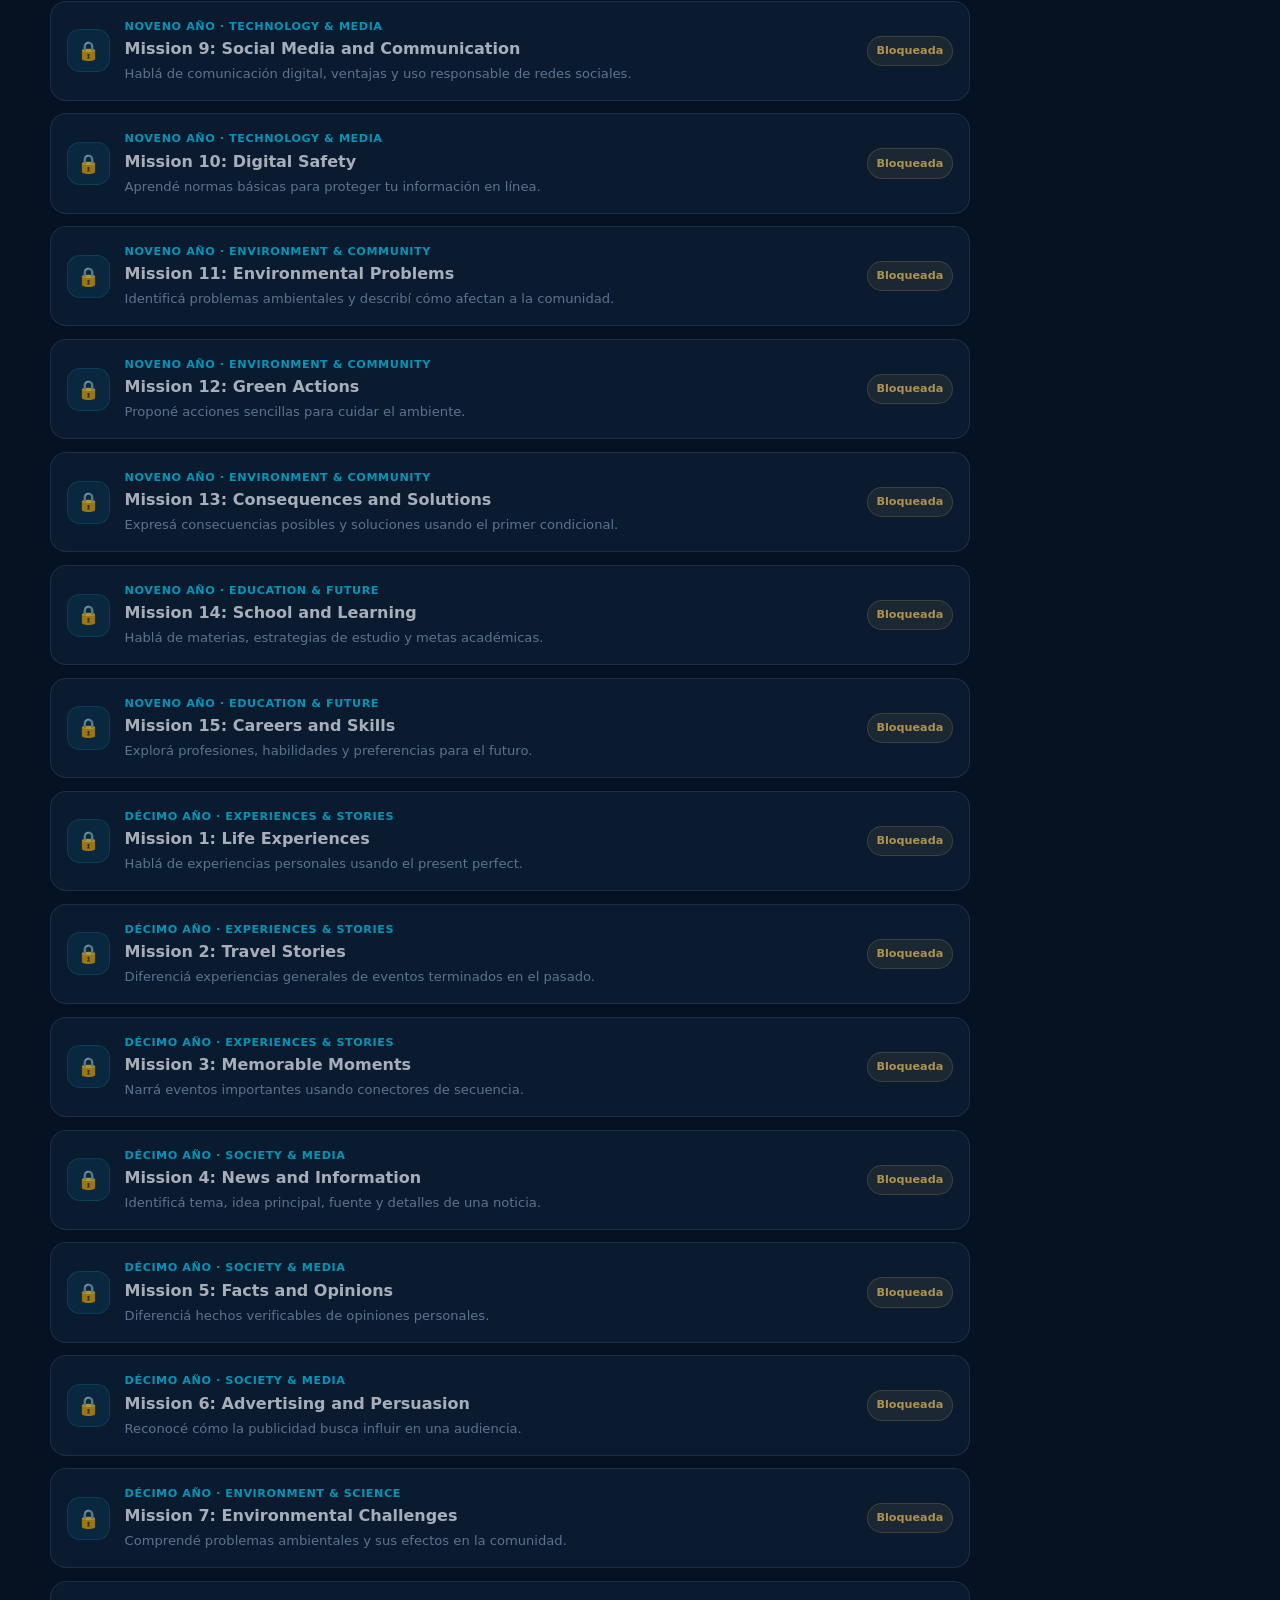
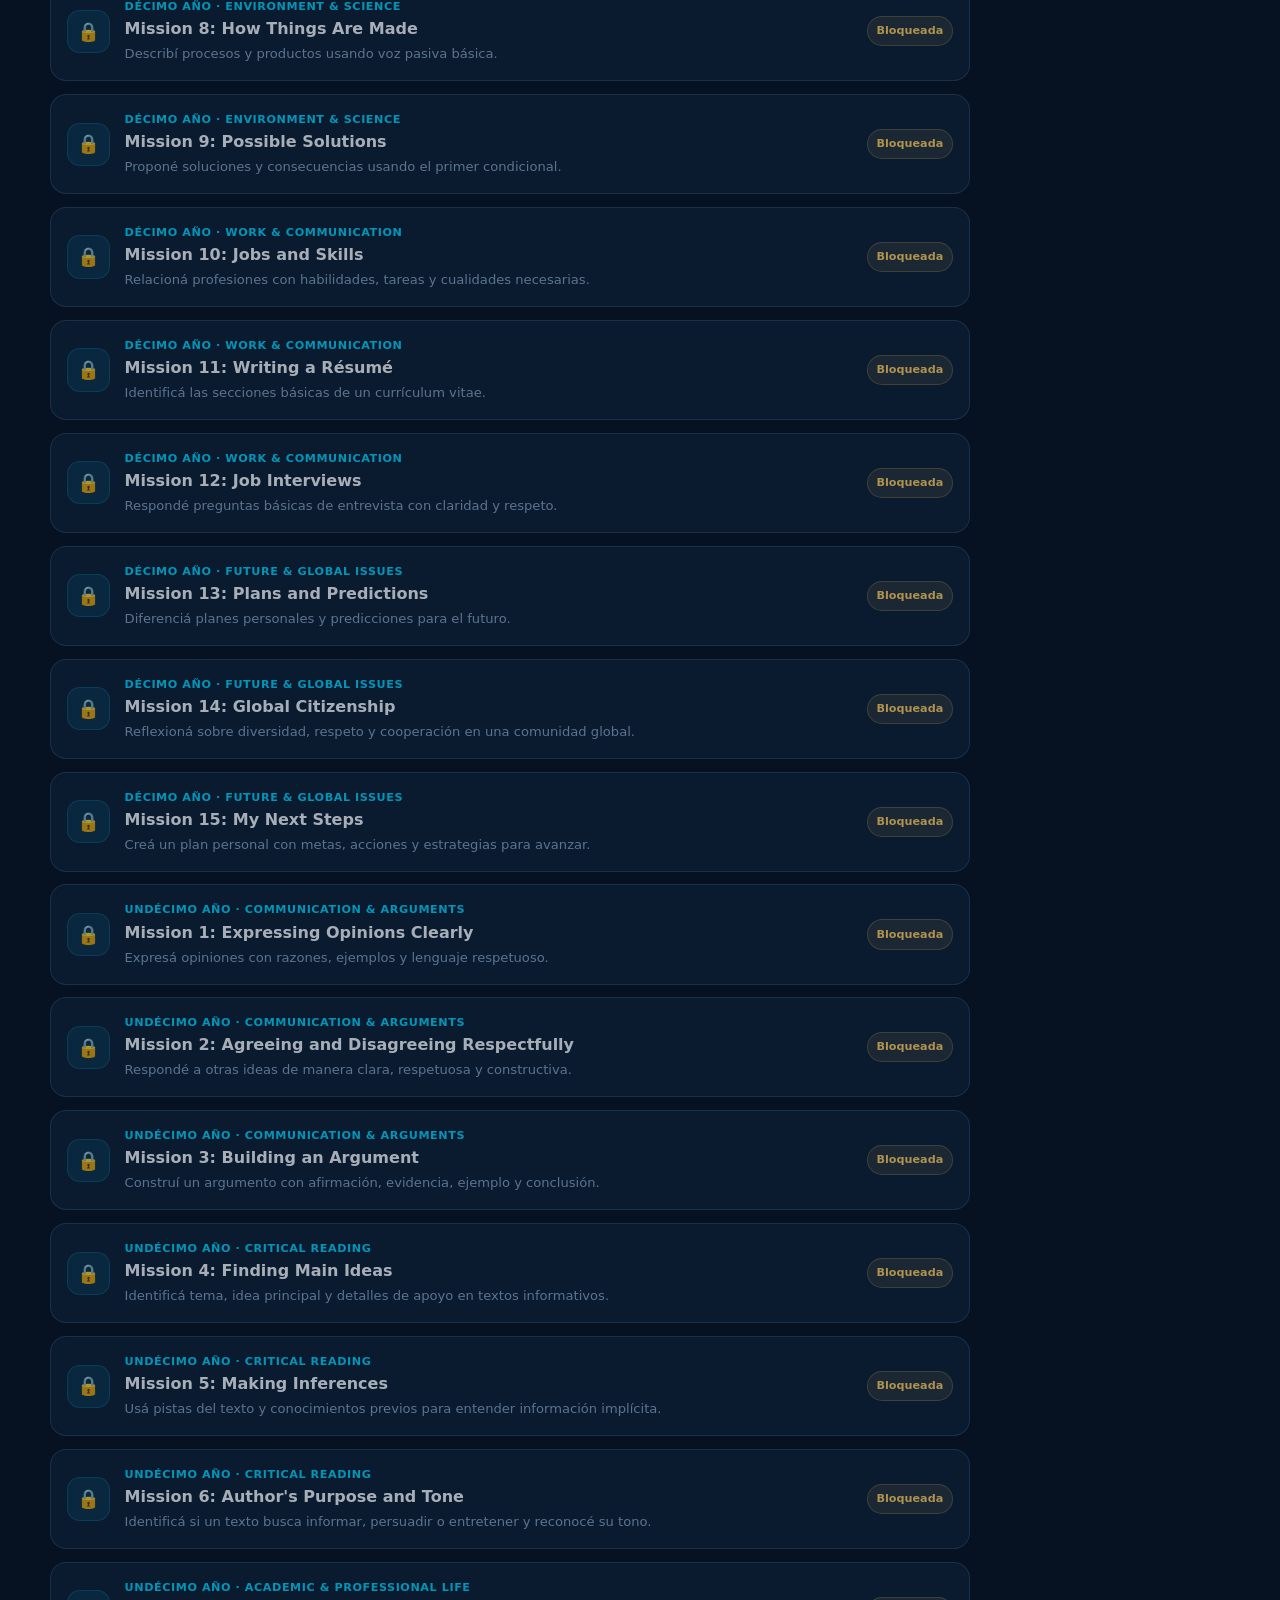
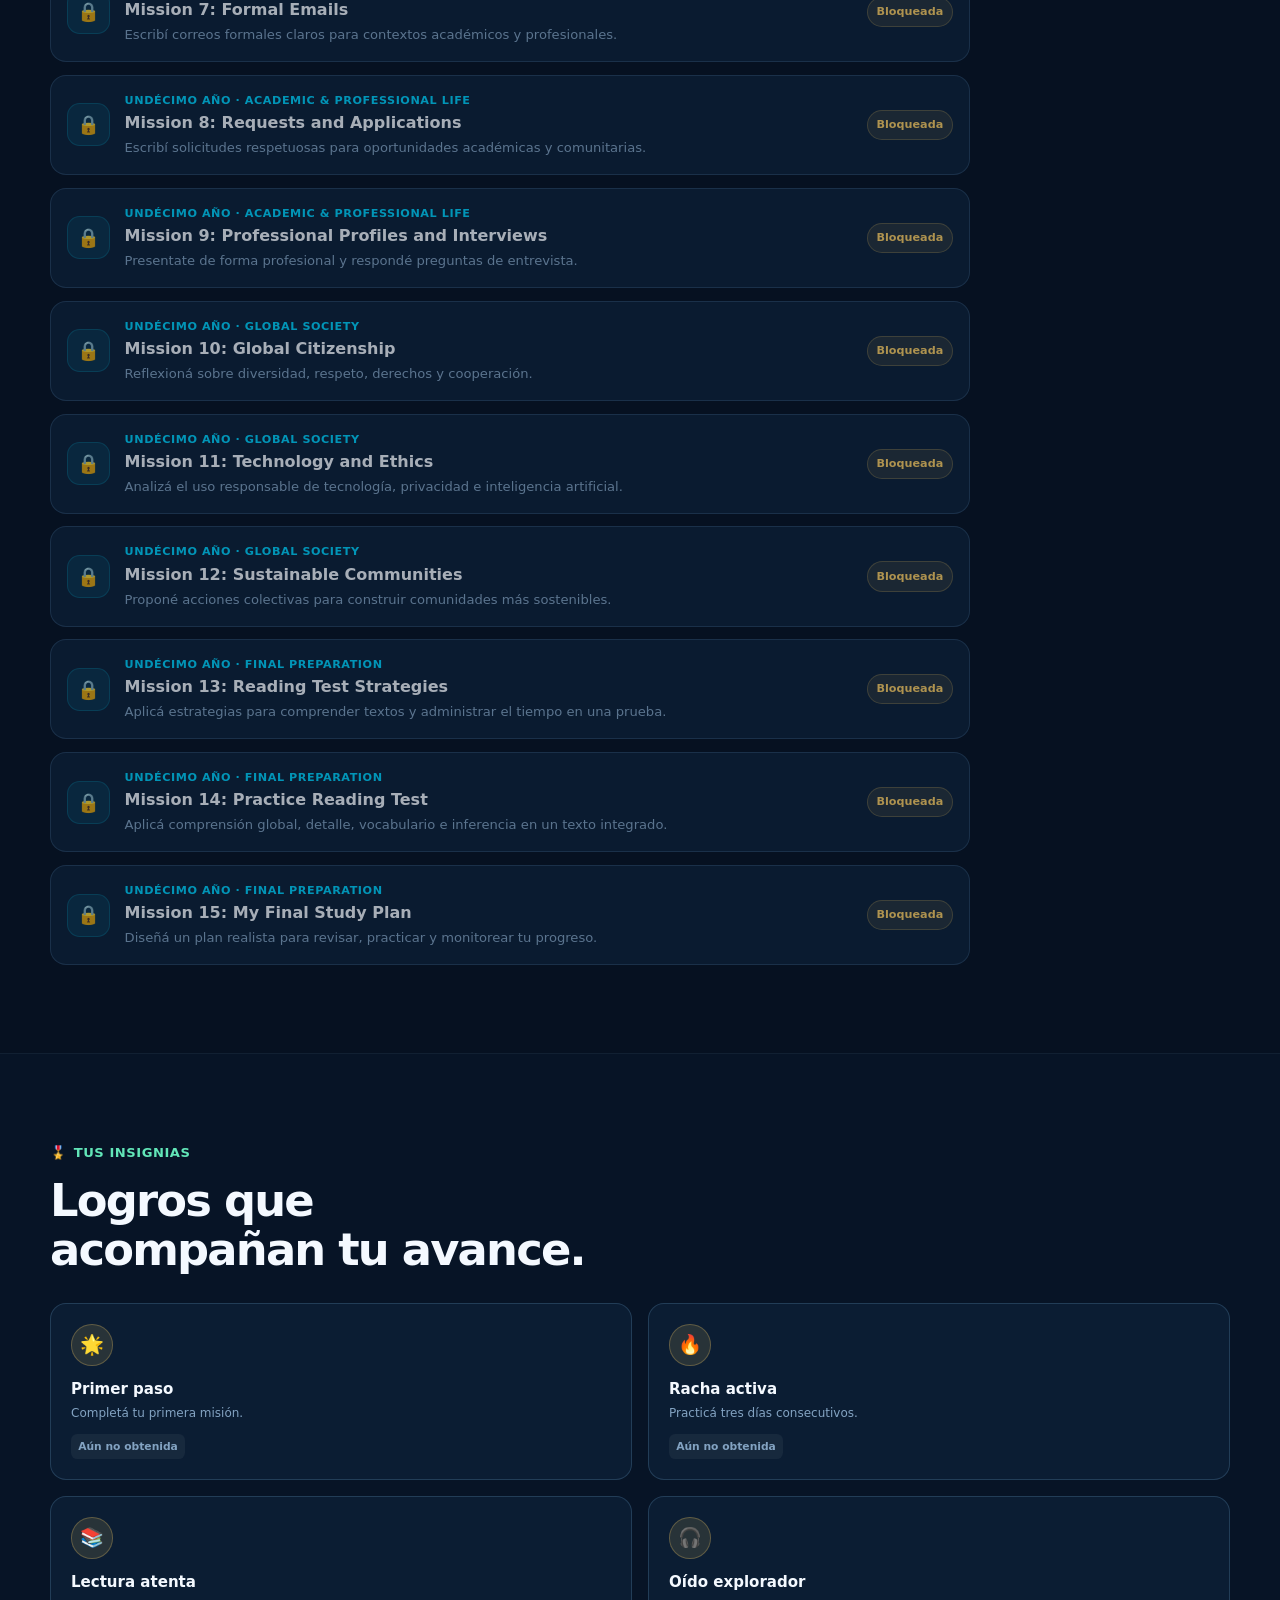
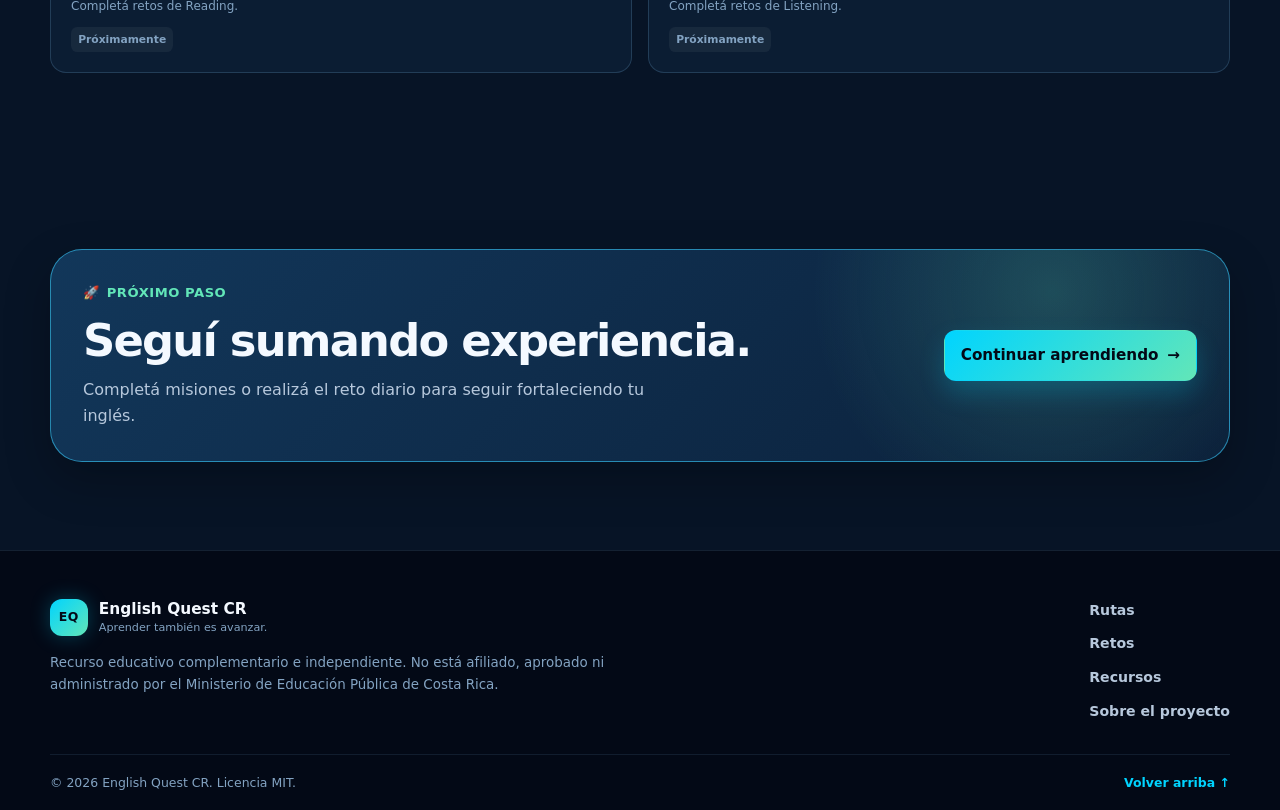
<file: pages/progress.html>
<!DOCTYPE html>
<html lang="es">
<head>
  <meta charset="UTF-8">
  <meta name="viewport" content="width=device-width, initial-scale=1.0">
  <meta
    name="description"
    content="Consulta tu progreso, XP, racha e insignias en English Quest CR."
  >
  <title>Mi progreso | English Quest CR</title>

  <link rel="stylesheet" href="../assets/css/styles.css">

  <script src="../data/seventh-missions.js" defer></script>
  <script src="../data/eighth-missions.js" defer></script>
  <script src="../data/ninth-missions.js" defer></script>
  <script src="../data/tenth-missions.js" defer></script>
  <script src="../data/eleventh-missions.js" defer></script>
  <script src="../assets/js/app.js" defer></script>
</head>

<body>
  <a class="skip-link" href="#main-content">
    Saltar al contenido principal
  </a>

  <header class="site-header">
    <div class="container header-content">
      <a
        class="brand"
        href="../index.html"
        aria-label="English Quest CR, página de inicio"
      >
        <span class="brand-mark" aria-hidden="true">EQ</span>

        <span>
          <strong>English Quest CR</strong>
          <small>Tu ruta de inglés</small>
        </span>
      </a>

      <button
        class="menu-toggle"
        type="button"
        aria-label="Abrir menú de navegación"
        aria-expanded="false"
        aria-controls="main-navigation"
        data-menu-toggle
      >
        <span aria-hidden="true">☰</span>
      </button>

      <nav
        class="main-navigation"
        id="main-navigation"
        aria-label="Navegación principal"
        data-navigation
      >
        <a class="nav-link" href="../index.html">Inicio</a>
        <a class="nav-link" href="levels.html">Rutas</a>
        <a class="nav-link" href="challenge.html">Retos</a>

        <a
          class="nav-link is-active"
          href="progress.html"
          aria-current="page"
        >
          Mi progreso
        </a>

        <a class="nav-link" href="resources.html">Recursos</a>
        <a class="nav-link" href="about.html">Sobre el proyecto</a>
      </nav>

      <button
        class="contrast-toggle"
        type="button"
        aria-pressed="false"
        aria-label="Activar modo de alto contraste"
        data-contrast-toggle
      >
        <span aria-hidden="true">◐</span>
        <span class="contrast-label">Alto contraste</span>
      </button>
    </div>
  </header>

  <main id="main-content">
    <section class="mission-hero section">
      <div class="container">
        <p class="eyebrow">
          <span aria-hidden="true">🏆</span>
          Tu expedición
        </p>

        <h1>Tu progreso se construye misión por misión.</h1>

        <p class="hero-description">
          Revisá tus puntos de experiencia, días de práctica, insignias y
          misiones completadas. Cada paso cuenta.
        </p>

        <div
          id="sync-status"
          class="sync-status"
          hidden
          aria-live="polite"
        ></div>
      </div>
    </section>

    <section class="section" aria-labelledby="account-title">
      <div class="container">
        <div class="section-heading">
          <div>
            <p class="eyebrow">
              <span aria-hidden="true">🔐</span>
              Tu cuenta
            </p>

            <h2 id="account-title">Guardá tu progreso en tu cuenta.</h2>
          </div>
        </div>

        <article class="diagnostic-card">
          <div>
            <p id="auth-status">
              Iniciá sesión una sola vez con Google para conservar tu historial,
              tus insignias y tu avance.
            </p>
          </div>

          <div class="exam-actions">
            <button
              class="button button-primary"
              id="google-login"
              type="button"
            >
              Ingresar con Google
            </button>

            <button
              class="button button-secondary"
              id="logout-button"
              type="button"
              hidden
            >
              Cerrar sesión
            </button>
          </div>
        </article>
      </div>
    </section>

    <section class="section" aria-labelledby="summary-title">
      <div class="container">
        <div class="section-heading">
          <div>
            <p class="eyebrow">
              <span aria-hidden="true">📊</span>
              Resumen general
            </p>

            <h2 id="summary-title">Así va tu aventura.</h2>
          </div>
        </div>

        <div class="progress-summary-grid">
          <article class="progress-stat-card">
            <span class="progress-stat-icon" aria-hidden="true">✨</span>
            <p class="progress-stat-value" id="progress-xp">0</p>
            <p class="progress-stat-label">XP acumulado</p>
          </article>

          <article class="progress-stat-card">
            <span class="progress-stat-icon" aria-hidden="true">🔥</span>
            <p class="progress-stat-value" id="progress-streak">0</p>
            <p class="progress-stat-label">Días de racha</p>
          </article>

          <article class="progress-stat-card">
            <span class="progress-stat-icon" aria-hidden="true">🏅</span>
            <p class="progress-stat-value" id="progress-badges">0</p>
            <p class="progress-stat-label">Insignias obtenidas</p>
          </article>

          <article class="progress-stat-card">
            <span class="progress-stat-icon" aria-hidden="true">🧭</span>
            <p class="progress-stat-value" id="progress-percentage-page">0%</p>
            <p class="progress-stat-label">Progreso general</p>
          </article>
        </div>
      </div>
    </section>

    <section
      class="section level-section"
      aria-labelledby="missions-title"
    >
      <div class="container">
        <div class="section-heading">
          <div>
            <p class="eyebrow">
              <span aria-hidden="true">🗺️</span>
              Ruta actual
            </p>

            <h2 id="missions-title">Tus misiones.</h2>
          </div>

          <a class="text-link" href="levels.html">
            Ver todas las rutas
            <span aria-hidden="true">→</span>
          </a>
        </div>

        <div class="mission-progress-list">
          <p class="loading-message">
            Cargando tus misiones...
          </p>
        </div>
      </div>
    </section>

    <section class="section" aria-labelledby="badges-title">
      <div class="container">
        <div class="section-heading">
          <div>
            <p class="eyebrow">
              <span aria-hidden="true">🎖️</span>
              Tus insignias
            </p>

            <h2 id="badges-title">
              Logros que acompañan tu avance.
            </h2>
          </div>
        </div>

        <div class="badge-showcase">
          <article class="badge-card" id="badge-first-step">
            <span class="badge-icon" aria-hidden="true">🌟</span>
            <h3>Primer paso</h3>
            <p>Completá tu primera misión.</p>
            <span class="badge-state">Aún no obtenida</span>
          </article>

          <article class="badge-card" id="badge-active-streak">
            <span class="badge-icon" aria-hidden="true">🔥</span>
            <h3>Racha activa</h3>
            <p>Practicá tres días consecutivos.</p>
            <span class="badge-state">Aún no obtenida</span>
          </article>

          <article class="badge-card" id="badge-reading">
            <span class="badge-icon" aria-hidden="true">📚</span>
            <h3>Lectura atenta</h3>
            <p>Completá retos de Reading.</p>
            <span class="badge-state">Próximamente</span>
          </article>

          <article class="badge-card" id="badge-listening">
            <span class="badge-icon" aria-hidden="true">🎧</span>
            <h3>Oído explorador</h3>
            <p>Completá retos de Listening.</p>
            <span class="badge-state">Próximamente</span>
          </article>
        </div>
      </div>
    </section>

    <section
      class="section diagnostic-section"
      aria-labelledby="continue-title"
    >
      <div class="container">
        <article class="diagnostic-card">
          <div>
            <p class="eyebrow">
              <span aria-hidden="true">🚀</span>
              Próximo paso
            </p>

            <h2 id="continue-title">Seguí sumando experiencia.</h2>

            <p>
              Completá misiones o realizá el reto diario para seguir
              fortaleciendo tu inglés.
            </p>
          </div>

          <a
            class="button button-primary"
            id="continue-learning-link"
            href="mission.html?mission=seventh-mission-1"
          >
            Continuar aprendiendo
            <span aria-hidden="true">→</span>
          </a>
        </article>
      </div>
    </section>
  </main>

  <footer class="site-footer">
    <div class="container footer-grid">
      <div>
        <a class="brand footer-brand" href="../index.html">
          <span class="brand-mark" aria-hidden="true">EQ</span>

          <span>
            <strong>English Quest CR</strong>
            <small>Aprender también es avanzar.</small>
          </span>
        </a>

        <p class="footer-disclaimer">
          Recurso educativo complementario e independiente. No está afiliado,
          aprobado ni administrado por el Ministerio de Educación Pública de
          Costa Rica.
        </p>
      </div>

      <nav class="footer-links" aria-label="Enlaces del pie de página">
        <a href="levels.html">Rutas</a>
        <a href="challenge.html">Retos</a>
        <a href="resources.html">Recursos</a>
        <a href="about.html">Sobre el proyecto</a>
      </nav>
    </div>

    <div class="container footer-bottom">
      <p>
        © <span id="current-year"></span> English Quest CR. Licencia MIT.
      </p>

      <a href="#main-content">Volver arriba ↑</a>
    </div>
  </footer>

  <script type="module">
    import {
      signInWithGoogle,
      signOutUser,
      getCurrentUser
    } from "../assets/js/auth.js";

    import { supabase } from "../assets/js/supabase-config.js";

    const loginButton = document.querySelector("#google-login");
    const logoutButton = document.querySelector("#logout-button");
    const authStatus = document.querySelector("#auth-status");
    const syncStatus = document.querySelector("#sync-status");

    const xpEl = document.querySelector("#progress-xp");
    const streakEl = document.querySelector("#progress-streak");
    const badgesEl = document.querySelector("#progress-badges");
    const progressEl = document.querySelector("#progress-percentage-page");

    const firstStepBadge = document.querySelector(
      "#badge-first-step .badge-state"
    );

    const activeStreakBadge = document.querySelector(
      "#badge-active-streak .badge-state"
    );

    const readingBadge = document.querySelector(
      "#badge-reading .badge-state"
    );

    const listeningBadge = document.querySelector(
      "#badge-listening .badge-state"
    );

    function showSyncStatus(message, type = "info") {
      if (!syncStatus) return;

      syncStatus.hidden = false;
      syncStatus.textContent = message;
      syncStatus.className = `sync-status is-${type}`;
    }

    function hideSyncStatus() {
      if (!syncStatus) return;

      syncStatus.hidden = true;
      syncStatus.textContent = "";
      syncStatus.className = "sync-status";
    }

    async function ensureUserProgressRow(user) {
      const { data: existing, error: selectError } = await supabase
        .from("student_progress")
        .select("*")
        .eq("user_id", user.id)
        .maybeSingle();

      if (selectError) {
        console.error("Error buscando progreso:", selectError.message);
        showSyncStatus(
          "No se pudo consultar el progreso de tu cuenta.",
          "error"
        );
        return null;
      }

      if (existing) return existing;

      const starterRow = {
        user_id: user.id,
        email: user.email ?? "",
        display_name:
          user.user_metadata?.full_name ??
          user.user_metadata?.name ??
          "",
        completed_levels: [],
        completed_challenges: [],
        reading_scores: [],
        listening_scores: [],
        xp: 0,
        streak: 0,
        badges: [],
        updated_at: new Date().toISOString()
      };

      const { data, error } = await supabase
        .from("student_progress")
        .insert(starterRow)
        .select()
        .single();

      if (error) {
        console.error("Error creando fila inicial:", error.message);
        showSyncStatus(
          "No se pudo preparar el progreso de tu cuenta.",
          "error"
        );
        return null;
      }

      showSyncStatus(
        "Tu cuenta está lista para guardar progreso.",
        "success"
      );

      return data;
    }

    function calculateProgress(progress) {
      const completedLevels = Array.isArray(progress.completed_levels)
        ? progress.completed_levels.length
        : 0;

      const completedChallenges = Array.isArray(progress.completed_challenges)
        ? progress.completed_challenges.length
        : 0;

      const readingCount = Array.isArray(progress.reading_scores)
        ? progress.reading_scores.length
        : 0;

      const listeningCount = Array.isArray(progress.listening_scores)
        ? progress.listening_scores.length
        : 0;

      const totalDone =
        completedLevels +
        completedChallenges +
        readingCount +
        listeningCount;

      const totalReference = 100;

      return Math.min(
        100,
        Math.round((totalDone / totalReference) * 100)
      );
    }

    async function loadUserProgress(user) {
      const { data, error } = await supabase
        .from("student_progress")
        .select("*")
        .eq("user_id", user.id)
        .single();

      if (error) {
        console.error("Error cargando progreso:", error.message);
        showSyncStatus(
          "No se pudo cargar el progreso de tu cuenta.",
          "error"
        );
        return null;
      }

      return data;
    }

    function updateBadges(progress) {
      const badges = Array.isArray(progress.badges)
        ? progress.badges
        : [];

      if (firstStepBadge) {
        firstStepBadge.textContent = badges.includes("first-step")
          ? "Obtenida"
          : "Aún no obtenida";
      }

      if (activeStreakBadge) {
        activeStreakBadge.textContent = badges.includes("active-streak")
          ? "Obtenida"
          : "Aún no obtenida";
      }

      if (readingBadge) {
        readingBadge.textContent = badges.includes("reading")
          ? "Obtenida"
          : "Próximamente";
      }

      if (listeningBadge) {
        listeningBadge.textContent = badges.includes("listening")
          ? "Obtenida"
          : "Próximamente";
      }
    }

    function resetProgressPage() {
      if (xpEl) xpEl.textContent = "0";
      if (streakEl) streakEl.textContent = "0";
      if (badgesEl) badgesEl.textContent = "0";
      if (progressEl) progressEl.textContent = "0%";

      if (firstStepBadge) {
        firstStepBadge.textContent = "Aún no obtenida";
      }

      if (activeStreakBadge) {
        activeStreakBadge.textContent = "Aún no obtenida";
      }

      if (readingBadge) {
        readingBadge.textContent = "Próximamente";
      }

      if (listeningBadge) {
        listeningBadge.textContent = "Próximamente";
      }
    }

    async function renderProgressPage() {
      hideSyncStatus();

      const user = await getCurrentUser();

      if (!user) {
        authStatus.textContent =
          "Iniciá sesión una sola vez con Google para conservar tu historial, tus insignias y tu avance.";

        loginButton.hidden = false;
        logoutButton.hidden = true;

        resetProgressPage();

        showSyncStatus(
          "Iniciá sesión para sincronizar tu progreso con tu cuenta.",
          "info"
        );

        return;
      }

      loginButton.hidden = true;
      logoutButton.hidden = false;

      authStatus.textContent = `Sesión iniciada como ${user.email}`;

      const existingOrNewProgress = await ensureUserProgressRow(user);

      if (!existingOrNewProgress) return;

      const progress = await loadUserProgress(user);

      if (!progress) return;

      const badgesCount = Array.isArray(progress.badges)
        ? progress.badges.length
        : 0;

      const progressPercent = calculateProgress(progress);

      if (xpEl) xpEl.textContent = String(progress.xp ?? 0);
      if (streakEl) streakEl.textContent = String(progress.streak ?? 0);
      if (badgesEl) badgesEl.textContent = String(badgesCount);
      if (progressEl) progressEl.textContent = `${progressPercent}%`;

      updateBadges(progress);

      showSyncStatus(
        "Progreso sincronizado con tu cuenta.",
        "success"
      );
    }

    loginButton?.addEventListener("click", signInWithGoogle);

    logoutButton?.addEventListener("click", async () => {
      await signOutUser();
      await renderProgressPage();
    });

    renderProgressPage();
  </script>
</body>
</html>
</file>
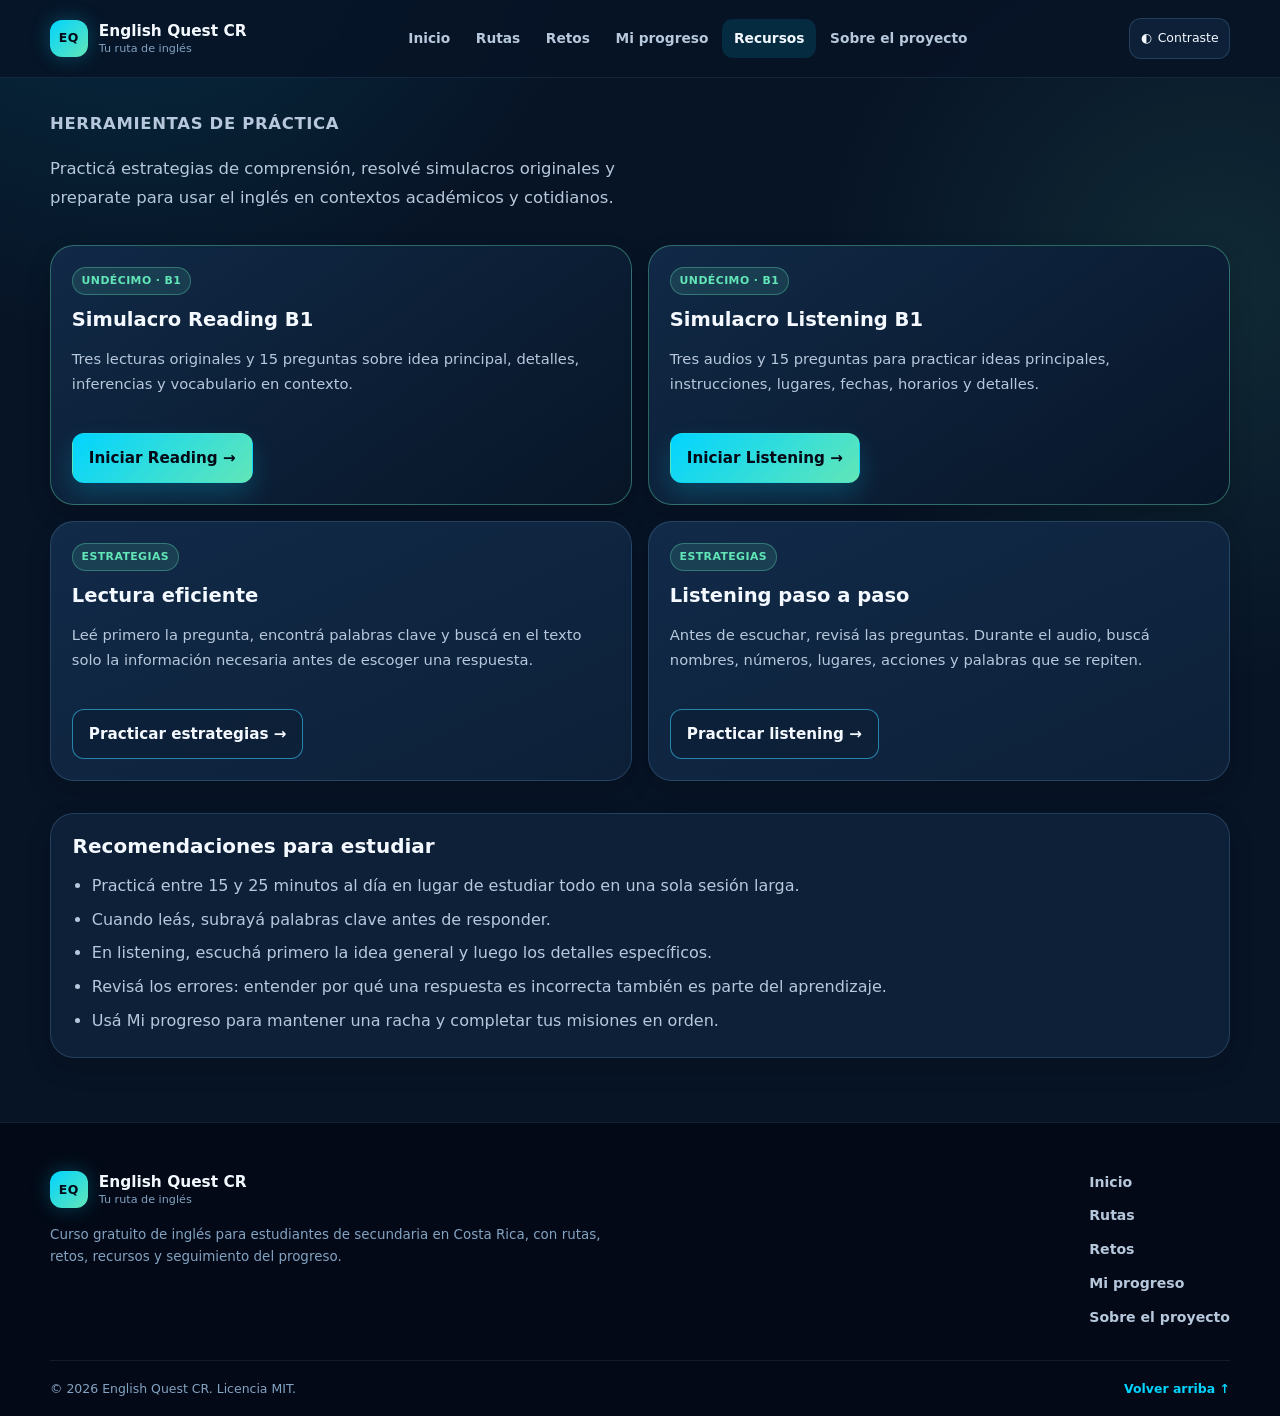
<file: pages/resources.html>
<!DOCTYPE html>
<html lang="es">
<head>
  <meta charset="UTF-8">
  <meta name="viewport" content="width=device-width, initial-scale=1.0">
  <meta
    name="description"
    content="Recursos, simulacros y estrategias para aprender inglés en English Quest CR."
  >
  <title>Recursos | English Quest CR</title>

  <link rel="stylesheet" href="../assets/css/styles.css">
  <script src="../assets/js/app.js" defer></script>

  <style>
    .resources-page {
      padding: 2rem 0 4rem;
    }

    .resources-hero {
      max-width: 780px;
      margin-bottom: 2rem;
    }

    .resources-hero h1 {
      margin: 0;
      color: var(--text);
      font-size: clamp(2.2rem, 5vw, 4rem);
      line-height: 1.05;
      letter-spacing: -0.05em;
    }

    .resources-hero p {
      color: var(--text-muted);
      font-size: 1.03rem;
      line-height: 1.75;
      max-width: 62ch;
    }

    .resources-grid {
      display: grid;
      gap: 1rem;
      grid-template-columns: repeat(2, minmax(0, 1fr));
    }

    .resource-card {
      display: flex;
      flex-direction: column;
      min-height: 260px;
      padding: 1.3rem;
      overflow: hidden;
      background: linear-gradient(155deg, var(--surface-elevated), var(--surface));
      border: 1px solid var(--border);
      border-radius: var(--radius-lg);
      box-shadow: var(--shadow-soft);
      transition:
        transform var(--transition),
        border-color var(--transition),
        box-shadow var(--transition);
    }

    .resource-card:hover {
      border-color: var(--border-strong);
      box-shadow: var(--shadow);
      transform: translateY(-4px);
    }

    .resource-card.is-featured {
      background: linear-gradient(
        145deg,
        rgba(17, 42, 72, 0.98),
        rgba(8, 22, 40, 0.98)
      );
      border-color: rgba(98, 230, 184, 0.38);
    }

    .resource-tag {
      display: inline-flex;
      align-self: flex-start;
      margin-bottom: 0.9rem;
      padding: 0.28rem 0.55rem;
      color: var(--mint);
      background: rgba(98, 230, 184, 0.12);
      border: 1px solid rgba(98, 230, 184, 0.35);
      border-radius: 99rem;
      font-size: 0.68rem;
      font-weight: 900;
      letter-spacing: 0.04em;
      text-transform: uppercase;
    }

    .resource-card h2 {
      margin: 0;
      color: var(--text);
      font-size: 1.22rem;
      line-height: 1.15;
    }

    .resource-card p {
      margin: 0.9rem 0 1rem;
      color: var(--text-muted);
      font-size: 0.92rem;
      line-height: 1.7;
    }

    .resource-card .button {
      margin-top: auto;
      align-self: flex-start;
    }

    .study-tips {
      margin-top: 2rem;
      padding: 1.35rem;
      background: var(--surface);
      border: 1px solid var(--border);
      border-radius: var(--radius-lg);
      box-shadow: var(--shadow-soft);
    }

    .study-tips h2 {
      margin: 0 0 0.8rem;
      color: var(--text);
      font-size: 1.25rem;
      line-height: 1.15;
    }

    .study-tips ul {
      margin: 0;
      padding-left: 1.2rem;
      color: var(--text-muted);
      line-height: 1.85;
    }

    .study-tips li + li {
      margin-top: 0.25rem;
    }

    @media (max-width: 720px) {
      .resources-grid {
        grid-template-columns: 1fr;
      }
    }
  </style>
</head>

<body>
  <a class="skip-link" href="#main-content">Saltar al contenido principal</a>

<header class="site-header">
  <div class="container header-content">
    <a class="brand" href="../index.html" aria-label="English Quest CR, inicio">
      <span class="brand-mark" aria-hidden="true">EQ</span>
      <span>
        <strong>English Quest CR</strong>
        <small>Tu ruta de inglés</small>
      </span>
    </a>

    <button
      class="menu-toggle"
      type="button"
      data-menu-toggle
      aria-expanded="false"
      aria-controls="primary-navigation"
    >
      <span class="sr-only">Abrir menú</span>
      <span aria-hidden="true">☰</span>
    </button>

    <nav
      id="primary-navigation"
      class="main-navigation"
      data-navigation
      aria-label="Navegación principal"
    >
      <a class="nav-link" href="../index.html">Inicio</a>
      <a class="nav-link" href="levels.html">Rutas</a>
      <a class="nav-link" href="challenge.html">Retos</a>
      <a class="nav-link" href="progress.html">Mi progreso</a>
      <a class="nav-link is-active" href="resources.html" aria-current="page">Recursos</a>
      <a class="nav-link" href="about.html">Sobre el proyecto</a>
    </nav>

    <button
      class="contrast-toggle"
      type="button"
      data-contrast-toggle
      aria-pressed="false"
    >
      <span aria-hidden="true">◐</span>
      <span class="contrast-label">Contraste</span>
    </button>
  </div>
</header>

  <main id="main-content" class="resources-page">
    <div class="container">
      <section class="resources-hero" aria-labelledby="resources-title">
        <p class="eyebrow">Herramientas de práctica</p>
        <p>
          Practicá estrategias de comprensión, resolvé simulacros originales y
          preparate para usar el inglés en contextos académicos y cotidianos.
        </p>
      </section>

      <section class="resources-grid" aria-label="Recursos disponibles">
        <article class="resource-card is-featured">
          <span class="resource-tag">Undécimo · B1</span>
          <h2>Simulacro Reading B1</h2>
          <p>
            Tres lecturas originales y 15 preguntas sobre idea principal,
            detalles, inferencias y vocabulario en contexto.
          </p>
          <a class="button button-primary" href="mock-exam.html">
            Iniciar Reading →
          </a>
        </article>

        <article class="resource-card is-featured">
          <span class="resource-tag">Undécimo · B1</span>
          <h2>Simulacro Listening B1</h2>
          <p>
            Tres audios y 15 preguntas para practicar ideas principales,
            instrucciones, lugares, fechas, horarios y detalles.
          </p>
          <a class="button button-primary" href="listening-exam.html">
            Iniciar Listening →
          </a>
        </article>

        <article class="resource-card">
          <span class="resource-tag">Estrategias</span>
          <h2>Lectura eficiente</h2>
          <p>
            Leé primero la pregunta, encontrá palabras clave y buscá en el texto
            solo la información necesaria antes de escoger una respuesta.
          </p>
          <a class="button button-secondary" href="mission.html?mission=eleventh-mission-13">
            Practicar estrategias →
          </a>
        </article>

        <article class="resource-card">
          <span class="resource-tag">Estrategias</span>
          <h2>Listening paso a paso</h2>
          <p>
            Antes de escuchar, revisá las preguntas. Durante el audio, buscá
            nombres, números, lugares, acciones y palabras que se repiten.
          </p>
          <a class="button button-secondary" href="listening-exam.html">
            Practicar listening →
          </a>
        </article>
      </section>

      <section class="study-tips" aria-labelledby="tips-title">
        <h2 id="tips-title">Recomendaciones para estudiar</h2>
        <ul>
          <li>Practicá entre 15 y 25 minutos al día en lugar de estudiar todo en una sola sesión larga.</li>
          <li>Cuando leás, subrayá palabras clave antes de responder.</li>
          <li>En listening, escuchá primero la idea general y luego los detalles específicos.</li>
          <li>Revisá los errores: entender por qué una respuesta es incorrecta también es parte del aprendizaje.</li>
          <li>Usá Mi progreso para mantener una racha y completar tus misiones en orden.</li>
        </ul>
      </section>
    </div>
  </main>

  <footer class="site-footer">
    <div class="container footer-grid">
      <div>
        <a class="brand footer-brand" href="../index.html" aria-label="English Quest CR, inicio">
          <span class="brand-mark" aria-hidden="true">EQ</span>
          <span>
            <strong>English Quest CR</strong>
            <small>Tu ruta de inglés</small>
          </span>
        </a>

        <p class="footer-disclaimer">
          Curso gratuito de inglés para estudiantes de secundaria en Costa Rica,
          con rutas, retos, recursos y seguimiento del progreso.
        </p>
      </div>

      <div class="footer-links">
        <a href="../index.html">Inicio</a>
        <a href="levels.html">Rutas</a>
        <a href="challenge.html">Retos</a>
        <a href="progress.html">Mi progreso</a>
        <a href="about.html">Sobre el proyecto</a>
      </div>
    </div>

    <div class="container footer-bottom">
      <p>© <span id="current-year"></span> English Quest CR. Licencia MIT.</p>
      <a href="#main-content">Volver arriba ↑</a>
    </div>
  </footer>
</body>
</html>
</file>
<file: assets/css/styles.css>
:root {
  --bg: #071426;
  --bg-deep: #030916;
  --surface: #0d2038;
  --surface-elevated: #112a48;
  --surface-soft: #10243f;
  --border: rgba(139, 206, 255, 0.18);
  --border-strong: rgba(57, 207, 255, 0.58);
  --text: #f4f9ff;
  --text-muted: #b7c8dc;
  --text-soft: #83a3c2;
  --blue: #2e8cff;
  --cyan: #00d4ff;
  --mint: #62e6b8;
  --violet: #8b5cf6;
  --yellow: #ffd166;
  --danger: #ff8b9a;
  --shadow: 0 18px 45px rgba(0, 0, 0, 0.25);
  --shadow-soft: 0 10px 24px rgba(0, 0, 0, 0.18);
  --radius-sm: 0.75rem;
  --radius-md: 1rem;
  --radius-lg: 1.5rem;
  --radius-xl: 2rem;
  --container: 1180px;
  --transition: 180ms ease;
}

* {
  box-sizing: border-box;
}

html {
  scroll-behavior: smooth;
}

body {
  min-width: 320px;
  margin: 0;
  overflow-x: hidden;
  color: var(--text);
  background:
    radial-gradient(circle at 10% -10%, rgba(0, 212, 255, 0.14), transparent 30rem),
    radial-gradient(circle at 95% 20%, rgba(98, 230, 184, 0.1), transparent 25rem),
    var(--bg);
  font-family: Inter, ui-sans-serif, system-ui, -apple-system, BlinkMacSystemFont, "Segoe UI", sans-serif;
  line-height: 1.6;
}

body.menu-open {
  overflow: hidden;
}

body.high-contrast {
  --bg: #000;
  --bg-deep: #000;
  --surface: #080808;
  --surface-elevated: #121212;
  --surface-soft: #101010;
  --border: #fff;
  --border-strong: #ff0;
  --text: #fff;
  --text-muted: #fff;
  --text-soft: #fff;
  --cyan: #0ff;
  --mint: #8cff00;
  --yellow: #ff0;
  --shadow: none;
  --shadow-soft: none;
}

img,
svg {
  max-width: 100%;
}

button,
input,
select,
textarea {
  font: inherit;
}

button {
  cursor: pointer;
}

a {
  color: inherit;
  text-decoration: none;
}

a,
button {
  -webkit-tap-highlight-color: transparent;
}

:focus-visible {
  outline: 3px solid var(--yellow);
  outline-offset: 4px;
}

::selection {
  color: var(--bg-deep);
  background: var(--mint);
}

.container {
  width: min(calc(100% - 2rem), var(--container));
  margin-inline: auto;
}

.section {
  padding: 4.5rem 0;
}

.skip-link {
  position: fixed;
  z-index: 100;
  top: 1rem;
  left: 1rem;
  padding: 0.7rem 1rem;
  color: var(--bg-deep);
  background: var(--yellow);
  border-radius: var(--radius-sm);
  transform: translateY(-200%);
  transition: transform var(--transition);
}

.skip-link:focus {
  transform: translateY(0);
}

.sr-only {
  position: absolute;
  width: 1px;
  height: 1px;
  padding: 0;
  overflow: hidden;
  white-space: nowrap;
  clip: rect(0, 0, 0, 0);
  border: 0;
}

/* =========================================================
   HEADER
   ========================================================= */

.site-header {
  position: sticky;
  z-index: 20;
  top: 0;
  border-bottom: 1px solid rgba(139, 206, 255, 0.1);
  background: rgba(7, 20, 38, 0.88);
  backdrop-filter: blur(14px);
}

.header-content {
  display: grid;
  grid-template-columns: 1fr auto auto;
  gap: 0.65rem;
  align-items: center;
  min-height: 4.8rem;
}

.brand {
  display: inline-flex;
  gap: 0.7rem;
  align-items: center;
  width: fit-content;
  color: var(--text);
}

.brand-mark {
  display: grid;
  width: 2.35rem;
  height: 2.35rem;
  place-items: center;
  color: var(--bg-deep);
  background: linear-gradient(135deg, var(--cyan), var(--mint));
  border-radius: 0.75rem;
  box-shadow: 0 0 20px rgba(0, 212, 255, 0.26);
  font-size: 0.78rem;
  font-weight: 900;
  letter-spacing: 0.04em;
}

.brand strong,
.brand small {
  display: block;
  line-height: 1.2;
}

.brand strong {
  font-size: 0.96rem;
}

.brand small {
  margin-top: 0.12rem;
  color: var(--text-soft);
  font-size: 0.7rem;
}

.menu-toggle,
.contrast-toggle {
  display: inline-flex;
  align-items: center;
  justify-content: center;
  min-height: 2.55rem;
  color: var(--text);
  background: var(--surface);
  border: 1px solid var(--border);
  border-radius: var(--radius-sm);
  transition: background var(--transition), border-color var(--transition), transform var(--transition);
}

.menu-toggle:hover,
.contrast-toggle:hover {
  background: var(--surface-elevated);
  border-color: var(--border-strong);
}

.menu-toggle {
  width: 2.55rem;
  font-size: 1.1rem;
}

.contrast-toggle {
  gap: 0.38rem;
  padding: 0 0.65rem;
  font-size: 0.78rem;
}

.contrast-label {
  display: none;
}

.main-navigation {
  position: absolute;
  top: calc(100% + 0.7rem);
  right: 1rem;
  left: 1rem;
  display: none;
  padding: 0.6rem;
  background: var(--surface-elevated);
  border: 1px solid var(--border);
  border-radius: var(--radius-md);
  box-shadow: var(--shadow);
}

.main-navigation.is-open {
  display: grid;
}

.nav-link {
  padding: 0.75rem 0.85rem;
  color: var(--text-muted);
  border-radius: 0.65rem;
  font-size: 0.92rem;
  font-weight: 700;
  transition: color var(--transition), background var(--transition);
}

.nav-link:hover,
.nav-link:focus-visible,
.nav-link.is-active {
  color: var(--text);
  background: rgba(0, 212, 255, 0.12);
}

/* =========================================================
   HERO PRINCIPAL
   ========================================================= */

.hero {
  position: relative;
  isolation: isolate;
  overflow: hidden;
  min-height: min(760px, 90vh);
  padding-top: clamp(5rem, 10vw, 8rem);
  padding-bottom: clamp(4rem, 9vw, 7rem);
  background:
    radial-gradient(ellipse 65% 85% at 90% 45%, rgba(0, 212, 255, 0.16), transparent 72%),
    radial-gradient(ellipse 55% 90% at 10% 5%, rgba(139, 92, 246, 0.12), transparent 70%),
    linear-gradient(120deg, #030916 0%, #061326 48%, #071d3a 100%);
}

/* Viñeta oscura: garantiza legibilidad sobre la bandera */
.hero::before {
  position: absolute;
  z-index: -1;
  inset: 0;
  pointer-events: none;
  content: "";
  background:
    radial-gradient(circle at center, transparent 22%, rgba(1, 6, 16, 0.18) 68%, rgba(1, 6, 16, 0.72) 100%);
}

/* Contenido siempre encima de la bandera */
.hero-grid {
  position: relative;
  z-index: 4;
  display: grid;
  gap: 2.5rem;
  align-items: center;
}

/* =========================================================
   BANDERA DE COSTA RICA COMO FONDO COMPLETO
   El HTML requerido:
   <div class="hero-effects">
     <div class="costa-rica-flag">
       <span class="flag-wave"></span>
       <span class="flag-stripe flag-blue-top"></span>
       <span class="flag-stripe flag-white-top"></span>
       <span class="flag-stripe flag-red"></span>
       <span class="flag-stripe flag-white-bottom"></span>
       <span class="flag-stripe flag-blue-bottom"></span>
     </div>
   </div>
   ========================================================= */

.hero-effects {
  position: absolute;
  z-index: 0;
  inset: 0;
  overflow: hidden;
  pointer-events: none;
}

/* La bandera cubre el 100% del hero */
.costa-rica-flag {
  position: absolute;
  inset: 0;
  width: 100%;
  height: 100%;
  overflow: hidden;
  opacity: 0.17;
  filter: saturate(1.1) contrast(1.06);
  transform-origin: center;
  animation: flag-background-drift 18s ease-in-out infinite alternate;
}

.flag-stripe {
  position: absolute;
  right: 0;
  left: 0;
  width: 100%;
}

/* Proporciones oficiales: azul, blanco, rojo doble, blanco, azul */
.flag-blue-top {
  top: 0;
  height: 16.666%;
  background: #002b7f;
}

.flag-white-top {
  top: 16.666%;
  height: 16.667%;
  background: #fff;
}

.flag-red {
  top: 33.333%;
  height: 33.334%;
  background: #ce1126;
}

.flag-white-bottom {
  top: 66.667%;
  height: 16.667%;
  background: #fff;
}

.flag-blue-bottom {
  bottom: 0;
  height: 16.666%;
  background: #002b7f;
}

/* Oscurece la bandera para no afectar texto, botones ni panel */
.hero-effects::before {
  position: absolute;
  z-index: 2;
  inset: 0;
  content: "";
  background:
    linear-gradient(
      90deg,
      rgba(3, 9, 22, 0.9) 0%,
      rgba(3, 9, 22, 0.72) 43%,
      rgba(3, 9, 22, 0.58) 100%
    ),
    radial-gradient(circle at 18% 26%, rgba(0, 212, 255, 0.14), transparent 34%);
}

/* Reflejo de luz con movimiento sutil */
.flag-wave {
  position: absolute;
  z-index: 3;
  top: -20%;
  bottom: -20%;
  left: -55%;
  width: 42%;
  opacity: 0.38;
  background: linear-gradient(
    105deg,
    transparent 16%,
    rgba(255, 255, 255, 0.62) 50%,
    transparent 84%
  );
  transform: skewX(-18deg);
  animation: flag-light-sweep 9s ease-in-out infinite;
}

/* Chispas ambientales, si existen en el HTML */
.spark {
  position: absolute;
  z-index: 4;
  width: 0.38rem;
  height: 0.38rem;
  background: var(--cyan);
  border-radius: 50%;
  box-shadow: 0 0 8px var(--cyan), 0 0 20px rgba(0, 212, 255, 0.52);
  animation: spark-drift 5.5s ease-in-out infinite;
}

.spark-one {
  top: 20%;
  right: 28%;
  animation-delay: -1s;
}

.spark-two {
  top: 63%;
  right: 13%;
  width: 0.28rem;
  height: 0.28rem;
  background: var(--violet);
  box-shadow: 0 0 8px var(--violet), 0 0 20px rgba(139, 92, 246, 0.46);
  animation-delay: -3.4s;
  animation-duration: 7.2s;
}

.spark-three {
  top: 82%;
  left: 13%;
  width: 0.25rem;
  height: 0.25rem;
  animation-delay: -2.1s;
}

.spark-four {
  top: 34%;
  left: 57%;
  width: 0.3rem;
  height: 0.3rem;
  background: var(--violet);
  box-shadow: 0 0 8px var(--violet), 0 0 20px rgba(139, 92, 246, 0.46);
  animation-delay: -4.8s;
  animation-duration: 7.2s;
}

/* =========================================================
   TEXTO DEL HERO
   ========================================================= */

.eyebrow {
  display: flex;
  gap: 0.45rem;
  align-items: center;
  margin: 0 0 0.8rem;
  color: var(--mint);
  font-size: 0.82rem;
  font-weight: 800;
  letter-spacing: 0.04em;
  text-transform: uppercase;
}

.hero h1,
.section-heading h2,
.badges-copy h2,
.diagnostic-card h2 {
  margin: 0;
  text-wrap: balance;
}

.hero h1 {
  max-width: 15ch;
  color: var(--text);
  font-size: clamp(2.35rem, 9vw, 4.8rem);
  line-height: 1.02;
  letter-spacing: -0.055em;
  text-shadow: 0 0 16px rgba(0, 212, 255, 0.2), 0 0 42px rgba(0, 212, 255, 0.1);
}

.hero h1 span {
  position: relative;
  display: inline-block;
  color: var(--cyan);
  text-shadow: 0 0 12px rgba(0, 212, 255, 0.7), 0 0 32px rgba(0, 212, 255, 0.28);
}

.hero h1 span::after {
  position: absolute;
  right: 0;
  bottom: -0.14em;
  left: 0;
  height: 2px;
  content: "";
  background: linear-gradient(90deg, transparent, var(--cyan), var(--violet), transparent);
  box-shadow: 0 0 14px var(--cyan);
  transform-origin: left;
  animation: title-line 3.5s ease-in-out infinite;
}

.hero-description {
  max-width: 61ch;
  margin: 1.3rem 0 0;
  color: var(--text-muted);
  font-size: 1.03rem;
}

.hero-actions {
  display: flex;
  flex-wrap: wrap;
  gap: 0.8rem;
  margin-top: 1.7rem;
}

.motivation {
  margin: 1.3rem 0 0;
  color: var(--text-soft);
  font-size: 0.88rem;
  font-weight: 700;
}

/* =========================================================
   BOTONES Y ENLACES
   ========================================================= */

.button {
  position: relative;
  display: inline-flex;
  gap: 0.55rem;
  align-items: center;
  justify-content: center;
  min-height: 3rem;
  isolation: isolate;
  overflow: hidden;
  padding: 0.75rem 1rem;
  border: 1px solid transparent;
  border-radius: var(--radius-sm);
  font-size: 0.95rem;
  font-weight: 800;
  text-align: center;
  transition: transform var(--transition), box-shadow var(--transition), background var(--transition), border-color var(--transition), filter var(--transition);
}

.button::before {
  position: absolute;
  z-index: -1;
  top: 0;
  bottom: 0;
  left: -130%;
  width: 55%;
  pointer-events: none;
  content: "";
  background: linear-gradient(90deg, transparent, rgba(255, 255, 255, 0.36), transparent);
  transform: skewX(-22deg);
  transition: left 560ms ease;
}

.button:hover,
.button:focus-visible {
  transform: translateY(-4px) scale(1.01);
  filter: brightness(1.08);
  box-shadow: 0 0 16px rgba(0, 212, 255, 0.4), 0 0 34px rgba(0, 212, 255, 0.14);
}

.button:hover::before,
.button:focus-visible::before {
  left: 150%;
}

.button-primary {
  color: var(--bg-deep);
  background: linear-gradient(135deg, var(--cyan), var(--mint));
  box-shadow: 0 12px 26px rgba(0, 212, 255, 0.2);
}

.button-secondary {
  color: var(--text);
  background: rgba(13, 32, 56, 0.8);
  border-color: var(--border-strong);
}

.button-secondary:hover {
  background: var(--surface-elevated);
}

.text-link {
  display: inline-flex;
  gap: 0.4rem;
  align-items: center;
  color: var(--cyan);
  font-size: 0.9rem;
  font-weight: 800;
}

.text-link:hover {
  color: var(--mint);
}

/* =========================================================
   PANEL DE PROGRESO
   ========================================================= */

.quest-panel {
  position: relative;
  z-index: 4;
  isolation: isolate;
  overflow: hidden;
  padding: 1.35rem;
  background: linear-gradient(145deg, rgba(14, 42, 76, 0.92), rgba(3, 13, 28, 0.94));
  border: 1px solid rgba(0, 212, 255, 0.42);
  border-radius: var(--radius-xl);
  box-shadow:
    inset 0 0 0 1px rgba(139, 92, 246, 0.1),
    0 0 34px rgba(0, 212, 255, 0.14),
    0 24px 60px rgba(0, 0, 0, 0.32);
  backdrop-filter: blur(12px);
}

.quest-panel::before {
  position: absolute;
  z-index: -2;
  top: -5rem;
  right: -5rem;
  width: 12rem;
  height: 12rem;
  content: "";
  background: var(--cyan);
  border-radius: 50%;
  filter: blur(15px);
  opacity: 0.12;
}

.quest-panel::after {
  position: absolute;
  z-index: -1;
  top: 0;
  bottom: 0;
  left: -120%;
  width: 52%;
  pointer-events: none;
  content: "";
  background: linear-gradient(110deg, transparent, rgba(135, 241, 255, 0.2), transparent);
  transform: skewX(-22deg);
  animation: panel-shine 8s ease-in-out infinite;
}

.panel-corner {
  position: absolute;
  z-index: 2;
  width: 15px;
  height: 15px;
  pointer-events: none;
  border-color: var(--cyan);
}

.panel-corner--top-left {
  top: 8px;
  left: 8px;
  border-top: 2px solid;
  border-left: 2px solid;
}

.panel-corner--top-right {
  top: 8px;
  right: 8px;
  border-top: 2px solid;
  border-right: 2px solid;
}

.panel-corner--bottom-left {
  bottom: 8px;
  left: 8px;
  border-bottom: 2px solid;
  border-left: 2px solid;
}

.panel-corner--bottom-right {
  right: 8px;
  bottom: 8px;
  border-right: 2px solid;
  border-bottom: 2px solid;
}

.quest-panel-top,
.quest-stats {
  position: relative;
  z-index: 1;
}

.quest-panel-top {
  display: flex;
  gap: 0.7rem;
  align-items: flex-start;
  justify-content: space-between;
}

.panel-label {
  margin: 0 0 0.2rem;
  color: var(--text-soft);
  font-size: 0.76rem;
  font-weight: 800;
  letter-spacing: 0.05em;
  text-transform: uppercase;
}

.quest-panel h2 {
  margin: 0;
  font-size: 1.25rem;
}

.rank-badge {
  display: inline-flex;
  padding: 0.3rem 0.6rem;
  color: var(--mint);
  background: rgba(98, 230, 184, 0.12);
  border: 1px solid rgba(98, 230, 184, 0.35);
  border-radius: 99rem;
  font-size: 0.72rem;
  font-weight: 800;
}

.progress-ring {
  display: grid;
  width: 8.8rem;
  height: 8.8rem;
  margin: 1.5rem auto;
  place-items: center;
  background:
    radial-gradient(closest-side, var(--surface-elevated) 78%, transparent 79% 100%),
    conic-gradient(var(--mint) 0deg, rgba(255, 255, 255, 0.12) 0deg);
  border-radius: 50%;
  box-shadow: inset 0 0 25px rgba(0, 212, 255, 0.22), 0 0 20px rgba(0, 212, 255, 0.12);
}

.progress-ring span {
  color: var(--text);
  font-size: 1.75rem;
  font-weight: 900;
  letter-spacing: -0.05em;
}

.quest-stats {
  display: grid;
  grid-template-columns: repeat(3, 1fr);
  gap: 0.55rem;
  margin-bottom: 1.1rem;
}

.stat {
  display: grid;
  padding: 0.7rem 0.3rem;
  place-items: center;
  text-align: center;
  background: rgba(4, 11, 22, 0.24);
  border: 1px solid rgba(139, 206, 255, 0.1);
  border-radius: var(--radius-sm);
}

.stat-icon {
  font-size: 1rem;
}

.stat-value {
  margin-top: 0.15rem;
  color: var(--text);
  font-size: 1.05rem;
  font-weight: 900;
}

.stat-label {
  margin-top: 0.1rem;
  color: var(--text-soft);
  font-size: 0.63rem;
  font-weight: 700;
  line-height: 1.2;
}

/* =========================================================
   TARJETAS Y SECCIONES PRINCIPALES
   ========================================================= */

.level-section {
  background: rgba(4, 11, 22, 0.3);
  border-top: 1px solid rgba(139, 206, 255, 0.08);
  border-bottom: 1px solid rgba(139, 206, 255, 0.08);
}

.section-heading {
  display: flex;
  gap: 1.2rem;
  align-items: end;
  justify-content: space-between;
  margin-bottom: 1.8rem;
}

.section-heading h2,
.badges-copy h2,
.diagnostic-card h2 {
  max-width: 25ch;
  font-size: clamp(1.8rem, 5vw, 2.8rem);
  line-height: 1.1;
  letter-spacing: -0.04em;
}

.centered-heading {
  justify-content: center;
  text-align: center;
}

.centered-heading h2 {
  margin-inline: auto;
}

.steps-grid,
.level-grid {
  display: grid;
  gap: 1rem;
}

.step-card,
.level-card,
.badge-card,
.diagnostic-card {
  position: relative;
  isolation: isolate;
  overflow: hidden;
  transition: transform 260ms ease, border-color 260ms ease, box-shadow 260ms ease;
}

.step-card::after,
.level-card::after,
.badge-card::after,
.diagnostic-card::after {
  position: absolute;
  z-index: -1;
  inset: 0;
  pointer-events: none;
  content: "";
  opacity: 0;
  border: 1px solid rgba(0, 212, 255, 0.7);
  border-radius: inherit;
  box-shadow: 0 0 22px rgba(0, 212, 255, 0.22), inset 0 0 24px rgba(0, 212, 255, 0.06);
  transition: opacity 260ms ease;
}

.step-card:hover,
.level-card:hover,
.badge-card:hover,
.diagnostic-card:hover {
  transform: translateY(-7px);
  border-color: rgba(0, 212, 255, 0.66);
  box-shadow: 0 20px 42px rgba(0, 0, 0, 0.25), 0 0 30px rgba(0, 212, 255, 0.1);
}

.step-card:hover::after,
.level-card:hover::after,
.badge-card:hover::after,
.diagnostic-card:hover::after {
  opacity: 1;
}

.step-card {
  padding: 1.3rem;
  background: var(--surface);
  border: 1px solid var(--border);
  border-radius: var(--radius-lg);
}

.step-number {
  position: absolute;
  top: 0.8rem;
  right: 1rem;
  color: rgba(139, 206, 255, 0.16);
  font-size: 2.35rem;
  font-weight: 900;
  line-height: 1;
}

.step-icon {
  display: grid;
  width: 3rem;
  height: 3rem;
  margin-bottom: 1rem;
  place-items: center;
  background: rgba(0, 212, 255, 0.1);
  border-radius: 0.9rem;
  font-size: 1.35rem;
}

.step-card h3 {
  position: relative;
  margin: 0;
  font-size: 1.14rem;
}

.step-card p {
  position: relative;
  margin: 0.65rem 0 0;
  color: var(--text-muted);
  font-size: 0.92rem;
}

.loading-message,
.content-error {
  grid-column: 1 / -1;
  padding: 1.2rem;
  color: var(--text-muted);
  background: var(--surface);
  border: 1px solid var(--border);
  border-radius: var(--radius-md);
}

.content-error {
  color: var(--text);
  border-color: rgba(255, 139, 154, 0.5);
}

.level-card {
  display: flex;
  flex-direction: column;
  min-height: 100%;
  padding: 1.2rem;
  background: linear-gradient(155deg, var(--surface-elevated), var(--surface));
  border: 1px solid var(--border);
  border-radius: var(--radius-lg);
  box-shadow: var(--shadow-soft);
}

.level-card-top {
  display: flex;
  gap: 0.8rem;
  align-items: flex-start;
  justify-content: space-between;
}

.level-icon {
  display: grid;
  width: 2.7rem;
  height: 2.7rem;
  place-items: center;
  background: rgba(0, 212, 255, 0.12);
  border: 1px solid rgba(0, 212, 255, 0.25);
  border-radius: 0.8rem;
  font-size: 1.25rem;
}

.level-tag {
  padding: 0.27rem 0.55rem;
  color: var(--mint);
  background: rgba(98, 230, 184, 0.12);
  border-radius: 99rem;
  font-size: 0.68rem;
  font-weight: 900;
  letter-spacing: 0.04em;
}

.level-card h3 {
  margin: 1rem 0 0.3rem;
  color: var(--text);
  font-size: 1.25rem;
  line-height: 1.15;
}

.level-year {
  margin: 0;
  color: var(--cyan);
  font-size: 0.84rem;
  font-weight: 800;
}

.level-card p:not(.level-year) {
  margin: 0.9rem 0 1rem;
  color: var(--text-muted);
  font-size: 0.9rem;
}

.topic-list {
  display: flex;
  flex-wrap: wrap;
  gap: 0.4rem;
  margin: 0 0 1.1rem;
  padding: 0;
  list-style: none;
}

.topic-list li {
  padding: 0.25rem 0.46rem;
  color: var(--text-soft);
  background: rgba(255, 255, 255, 0.045);
  border: 1px solid rgba(139, 206, 255, 0.1);
  border-radius: 0.45rem;
  font-size: 0.7rem;
  font-weight: 700;
}

.level-card .text-link {
  margin-top: auto;
}

.badges-section {
  background: linear-gradient(135deg, rgba(0, 212, 255, 0.08), transparent 45%, var(--bg-deep));
}

.badges-layout {
  display: grid;
  gap: 2rem;
}

.badges-copy p:not(.eyebrow) {
  max-width: 57ch;
  margin: 1rem 0 1.5rem;
  color: var(--text-muted);
}

.badge-showcase {
  display: grid;
  grid-template-columns: repeat(2, 1fr);
  gap: 0.75rem;
}

.badge-card {
  padding: 1rem;
  background: rgba(13, 32, 56, 0.78);
  border: 1px solid var(--border);
  border-radius: var(--radius-md);
}

.badge-icon {
  display: grid;
  width: 2.6rem;
  height: 2.6rem;
  place-items: center;
  background: rgba(255, 209, 102, 0.12);
  border: 1px solid rgba(255, 209, 102, 0.26);
  border-radius: 50%;
  font-size: 1.2rem;
}

.badge-card h3 {
  margin: 0.7rem 0 0.25rem;
  font-size: 0.94rem;
}

.badge-card p {
  margin: 0;
  color: var(--text-soft);
  font-size: 0.75rem;
  line-height: 1.35;
}

.diagnostic-section {
  padding-top: 0;
}

.diagnostic-card {
  display: grid;
  gap: 1.5rem;
  padding: 1.5rem;
  background:
    radial-gradient(circle at 85% 20%, rgba(98, 230, 184, 0.2), transparent 15rem),
    linear-gradient(135deg, #12375a, #0b203a);
  border: 1px solid var(--border-strong);
  border-radius: var(--radius-xl);
  box-shadow: var(--shadow);
}

.diagnostic-card p:not(.eyebrow) {
  max-width: 59ch;
  margin: 0.75rem 0 0;
  color: var(--text-muted);
}

.diagnostic-card .button {
  align-self: center;
}

/* =========================================================
   MISIONES Y LECCIONES
   ========================================================= */

.mission-hero {
  padding-top: 4.5rem;
  background:
    radial-gradient(circle at 88% 15%, rgba(98, 230, 184, 0.14), transparent 18rem),
    radial-gradient(circle at 10% 0%, rgba(0, 212, 255, 0.14), transparent 24rem),
    var(--bg);
}

.back-link {
  display: inline-flex;
  gap: 0.4rem;
  align-items: center;
  margin-bottom: 1.4rem;
  color: var(--cyan);
  font-size: 0.92rem;
  font-weight: 800;
}

.back-link:hover {
  color: var(--mint);
}

.mission-hero h1 {
  max-width: 19ch;
  margin: 0;
  font-size: clamp(2.1rem, 7vw, 4rem);
  line-height: 1.06;
  letter-spacing: -0.05em;
}

.mission-meta {
  display: flex;
  flex-wrap: wrap;
  gap: 0.65rem;
  margin-top: 1.4rem;
}

.mission-meta span {
  padding: 0.42rem 0.7rem;
  color: var(--text-muted);
  background: rgba(13, 32, 56, 0.72);
  border: 1px solid var(--border);
  border-radius: 99rem;
  font-size: 0.8rem;
  font-weight: 700;
}

.mission-layout {
  display: grid;
  gap: 1rem;
}

.lesson-section {
  background: rgba(4, 11, 22, 0.28);
  border-top: 1px solid rgba(139, 206, 255, 0.08);
  border-bottom: 1px solid rgba(139, 206, 255, 0.08);
}

.lesson-card,
.tip-card,
.reading-card {
  padding: 1.3rem;
  background: linear-gradient(150deg, var(--surface-elevated), var(--surface));
  border: 1px solid var(--border);
  border-radius: var(--radius-lg);
  box-shadow: var(--shadow-soft);
}

.lesson-card h2,
.tip-card h2,
.reading-card h2 {
  margin: 0;
  font-size: clamp(1.35rem, 4vw, 1.8rem);
  line-height: 1.15;
}

.lesson-card p:not(.eyebrow),
.reading-card p:not(.eyebrow),
.tip-card p {
  color: var(--text-muted);
}

.vocabulary-grid {
  display: grid;
  gap: 0.7rem;
  margin-top: 1.2rem;
}

.word-card {
  display: flex;
  flex-direction: column;
  gap: 0.15rem;
  padding: 0.85rem;
  background: rgba(4, 11, 22, 0.24);
  border: 1px solid rgba(139, 206, 255, 0.12);
  border-radius: var(--radius-sm);
}

.word-card strong {
  color: var(--cyan);
  font-size: 1rem;
}

.word-card span {
  color: var(--text-soft);
  font-size: 0.87rem;
}

.tip-card {
  align-self: start;
  background:
    radial-gradient(circle at 92% 0%, rgba(255, 209, 102, 0.15), transparent 10rem),
    var(--surface);
}

.tip-icon {
  display: grid;
  width: 2.9rem;
  height: 2.9rem;
  margin-bottom: 1rem;
  place-items: center;
  background: rgba(255, 209, 102, 0.13);
  border: 1px solid rgba(255, 209, 102, 0.28);
  border-radius: 0.9rem;
  font-size: 1.35rem;
}

.example-box {
  margin: 1.1rem 0;
  padding: 1rem;
  background: rgba(0, 212, 255, 0.07);
  border: 1px solid rgba(0, 212, 255, 0.22);
  border-left: 4px solid var(--cyan);
  border-radius: 0 var(--radius-sm) var(--radius-sm) 0;
}

.example-box p {
  margin: 0.35rem 0;
  color: var(--text);
}

.reading-card {
  max-width: 780px;
}

.dialogue {
  margin: 1.2rem 0;
  padding: 1.1rem;
  background: rgba(4, 11, 22, 0.3);
  border: 1px solid rgba(139, 206, 255, 0.12);
  border-radius: var(--radius-md);
}

.dialogue p {
  margin: 0.55rem 0;
  color: var(--text-muted);
}

.dialogue strong {
  color: var(--mint);
}

.reading-note {
  padding: 0.85rem 1rem;
  color: var(--text-muted);
  background: rgba(98, 230, 184, 0.08);
  border: 1px solid rgba(98, 230, 184, 0.18);
  border-radius: var(--radius-sm);
}

.quiz-section {
  background:
    radial-gradient(circle at 85% 15%, rgba(0, 212, 255, 0.1), transparent 20rem),
    var(--bg-deep);
}

.quiz-intro {
  max-width: 65ch;
  margin: 0 0 1.5rem;
  color: var(--text-muted);
}

.quiz-form {
  display: grid;
  max-width: 850px;
  gap: 1rem;
}

.quiz-form fieldset {
  margin: 0;
  padding: 1.2rem;
  background: var(--surface);
  border: 1px solid var(--border);
  border-radius: var(--radius-lg);
}

.quiz-form legend {
  max-width: 100%;
  padding: 0 0.2rem;
  color: var(--text);
  font-size: 1rem;
  font-weight: 850;
  line-height: 1.4;
}

.answer-option {
  display: flex;
  gap: 0.7rem;
  align-items: center;
  margin-top: 0.75rem;
  padding: 0.82rem;
  color: var(--text-muted);
  background: rgba(4, 11, 22, 0.2);
  border: 1px solid rgba(139, 206, 255, 0.12);
  border-radius: var(--radius-sm);
  cursor: pointer;
  transition: transform var(--transition), border-color var(--transition), background var(--transition);
}

.answer-option:hover {
  background: rgba(0, 212, 255, 0.08);
  border-color: var(--border-strong);
  transform: translateX(2px);
}

.answer-option:has(input:checked) {
  color: var(--text);
  background: rgba(0, 212, 255, 0.12);
  border-color: var(--cyan);
}

.answer-option:has(input:focus-visible) {
  outline: 3px solid var(--yellow);
  outline-offset: 3px;
}

.answer-option input {
  width: 1.05rem;
  height: 1.05rem;
  flex: 0 0 auto;
  margin: 0;
  accent-color: var(--cyan);
}

.question-feedback {
  min-height: 1.4rem;
  margin: 0.8rem 0 0;
  font-size: 0.88rem;
  font-weight: 700;
}

.question-feedback.is-correct {
  color: var(--mint);
}

.question-feedback.is-incorrect {
  color: var(--danger);
}

.question-feedback.is-missing {
  color: var(--yellow);
}

.quiz-result {
  min-height: 1.5rem;
  padding: 1rem;
  border: 1px solid transparent;
  border-radius: var(--radius-md);
  font-weight: 700;
  line-height: 1.55;
}

.quiz-result:empty {
  display: none;
}

.quiz-result.is-success {
  color: var(--text);
  background: rgba(98, 230, 184, 0.11);
  border-color: rgba(98, 230, 184, 0.4);
}

.quiz-result.is-warning {
  color: var(--text);
  background: rgba(255, 209, 102, 0.1);
  border-color: rgba(255, 209, 102, 0.42);
}

/* =========================================================
   PÁGINA DE PROGRESO
   ========================================================= */

.progress-summary-grid {
  display: grid;
  grid-template-columns: repeat(2, 1fr);
  gap: 0.85rem;
}

.progress-stat-card {
  padding: 1.1rem;
  text-align: center;
  background: linear-gradient(150deg, var(--surface-elevated), var(--surface));
  border: 1px solid var(--border);
  border-radius: var(--radius-md);
  box-shadow: var(--shadow-soft);
}

.progress-stat-icon {
  display: grid;
  width: 2.7rem;
  height: 2.7rem;
  margin: 0 auto 0.65rem;
  place-items: center;
  background: rgba(0, 212, 255, 0.12);
  border: 1px solid rgba(0, 212, 255, 0.22);
  border-radius: 0.85rem;
  font-size: 1.2rem;
}

.progress-stat-value {
  margin: 0;
  color: var(--text);
  font-size: clamp(1.55rem, 6vw, 2.2rem);
  font-weight: 900;
  letter-spacing: -0.06em;
  line-height: 1;
}

.progress-stat-label {
  margin: 0.5rem 0 0;
  color: var(--text-soft);
  font-size: 0.78rem;
  font-weight: 750;
  line-height: 1.25;
}

.mission-progress-list {
  display: grid;
  max-width: 920px;
  gap: 0.8rem;
}

.mission-progress-item {
  display: grid;
  grid-template-columns: auto 1fr;
  gap: 0.9rem;
  align-items: center;
  padding: 1rem;
  background: var(--surface);
  border: 1px solid var(--border);
  border-radius: var(--radius-md);
}

.mission-progress-item.is-completed {
  background: linear-gradient(135deg, rgba(98, 230, 184, 0.14), var(--surface));
  border-color: rgba(98, 230, 184, 0.44);
}

.mission-progress-item.is-locked {
  opacity: 0.68;
}

.mission-progress-icon {
  display: grid;
  width: 2.7rem;
  height: 2.7rem;
  place-items: center;
  background: rgba(0, 212, 255, 0.1);
  border: 1px solid rgba(0, 212, 255, 0.2);
  border-radius: 0.8rem;
  font-size: 1.15rem;
}

.mission-progress-copy h3 {
  margin: 0;
  color: var(--text);
  font-size: 1rem;
  line-height: 1.25;
}

.mission-progress-copy p {
  margin: 0.25rem 0 0;
  color: var(--text-soft);
  font-size: 0.82rem;
}

.mission-progress-copy .mission-progress-label {
  margin: 0 0 0.2rem;
  color: var(--cyan);
  font-size: 0.7rem;
  font-weight: 900;
  letter-spacing: 0.05em;
  text-transform: uppercase;
}

.mission-status {
  grid-column: 2;
  justify-self: start;
  padding: 0.32rem 0.55rem;
  color: var(--yellow);
  background: rgba(255, 209, 102, 0.1);
  border: 1px solid rgba(255, 209, 102, 0.24);
  border-radius: 99rem;
  font-size: 0.7rem;
  font-weight: 800;
}

.mission-status.is-completed {
  color: var(--mint);
  background: rgba(98, 230, 184, 0.12);
  border-color: rgba(98, 230, 184, 0.32);
}

.badge-state {
  display: inline-flex;
  margin-top: 0.8rem;
  padding: 0.25rem 0.45rem;
  color: var(--text-soft);
  background: rgba(255, 255, 255, 0.05);
  border-radius: 0.4rem;
  font-size: 0.67rem;
  font-weight: 800;
}

.badge-card.is-earned {
  background: linear-gradient(145deg, rgba(98, 230, 184, 0.18), rgba(13, 32, 56, 0.88));
  border-color: rgba(98, 230, 184, 0.48);
}

.badge-card.is-earned .badge-state {
  color: var(--mint);
  background: rgba(98, 230, 184, 0.12);
}

/* =========================================================
   FOOTER
   ========================================================= */

.site-footer {
  padding-top: 3rem;
  background: var(--bg-deep);
  border-top: 1px solid rgba(139, 206, 255, 0.12);
}

.footer-grid {
  display: grid;
  gap: 1.7rem;
  padding-bottom: 2rem;
}

.footer-brand {
  margin-bottom: 1rem;
}

.footer-disclaimer {
  max-width: 65ch;
  margin: 0;
  color: var(--text-soft);
  font-size: 0.84rem;
}

.footer-links {
  display: grid;
  gap: 0.7rem;
  align-content: start;
}

.footer-links a {
  width: fit-content;
  color: var(--text-muted);
  font-size: 0.88rem;
  font-weight: 700;
}

.footer-links a:hover {
  color: var(--cyan);
}

.footer-bottom {
  display: flex;
  flex-wrap: wrap;
  gap: 0.8rem;
  justify-content: space-between;
  padding: 1.1rem 0;
  color: var(--text-soft);
  border-top: 1px solid rgba(139, 206, 255, 0.1);
  font-size: 0.78rem;
}

.footer-bottom p {
  margin: 0;
}

.footer-bottom a {
  color: var(--cyan);
  font-weight: 800;
}

/* =========================================================
   ANIMACIONES
   ========================================================= */

@keyframes flag-background-drift {
  from {
    transform: scale(1.02) translate3d(0, 0, 0);
  }

  to {
    transform: scale(1.08) translate3d(-1.8%, -1%, 0);
  }
}

@keyframes flag-light-sweep {
  0%,
  68%,
  100% {
    transform: translateX(0) skewX(-18deg);
  }

  84% {
    transform: translateX(380%) skewX(-18deg);
  }
}

@keyframes title-line {
  0%,
  100% {
    opacity: 0.38;
    transform: scaleX(0.72);
  }

  50% {
    opacity: 1;
    transform: scaleX(1);
  }
}

@keyframes panel-shine {
  0%,
  72%,
  100% {
    left: -120%;
  }

  86% {
    left: 150%;
  }
}

@keyframes spark-drift {
  0%,
  100% {
    opacity: 0.3;
    transform: translate3d(0, 0, 0) scale(0.8);
  }

  50% {
    opacity: 1;
    transform: translate3d(15px, -32px, 0) scale(1.2);
  }
}

/* =========================================================
   RESPONSIVE
   ========================================================= */

@media (min-width: 620px) {
  .container {
    width: min(calc(100% - 3rem), var(--container));
  }

  .section {
    padding: 5.5rem 0;
  }

  .hero {
    padding-top: 5.5rem;
  }

  .level-grid {
    grid-template-columns: repeat(2, 1fr);
  }

  .steps-grid {
    grid-template-columns: repeat(3, 1fr);
  }

  .diagnostic-card {
    grid-template-columns: 1fr auto;
    align-items: center;
    padding: 2rem;
  }

  .footer-grid {
    grid-template-columns: 1.5fr 1fr;
  }

  .footer-links {
    justify-self: end;
  }

  .vocabulary-grid {
    grid-template-columns: repeat(2, 1fr);
  }

  .lesson-card,
  .tip-card,
  .reading-card {
    padding: 1.7rem;
  }
}

@media (min-width: 700px) {
  .progress-summary-grid {
    grid-template-columns: repeat(4, 1fr);
  }

  .mission-progress-item {
    grid-template-columns: auto 1fr auto;
  }

  .mission-status {
    grid-column: auto;
    justify-self: end;
  }
}

@media (min-width: 900px) {
  .mission-layout {
    grid-template-columns: minmax(0, 1fr) minmax(16rem, 0.38fr);
    gap: 1.3rem;
  }
}

@media (min-width: 920px) {
  .header-content {
    grid-template-columns: auto 1fr auto;
    gap: 1.4rem;
  }

  .menu-toggle {
    display: none;
  }

  .contrast-label {
    display: inline;
  }

  .main-navigation {
    position: static;
    display: flex;
    gap: 0.1rem;
    justify-content: center;
    padding: 0;
    background: transparent;
    border: 0;
    box-shadow: none;
  }

  .nav-link {
    padding: 0.55rem 0.6rem;
    font-size: 0.82rem;
  }

  .hero-grid {
    grid-template-columns: minmax(0, 1.25fr) minmax(18rem, 0.75fr);
    gap: 4rem;
  }

  .quest-panel {
    padding: 1.6rem;
  }

  .level-grid {
    grid-template-columns: repeat(5, 1fr);
  }

  .level-card {
    padding: 1rem;
  }

  .level-card h3 {
    font-size: 1.08rem;
  }

  .level-card p:not(.level-year) {
    font-size: 0.82rem;
  }

  .topic-list li {
    font-size: 0.64rem;
  }

  .badges-layout {
    grid-template-columns: 0.9fr 1.1fr;
    gap: 4rem;
    align-items: center;
  }

  .badge-showcase {
    gap: 1rem;
  }

  .badge-card {
    padding: 1.25rem;
  }
}

@media (min-width: 1120px) {
  .nav-link {
    padding-inline: 0.75rem;
    font-size: 0.86rem;
  }
}

@media (max-width: 619px) {
  .hero {
    min-height: auto;
  }

  .costa-rica-flag {
    opacity: 0.13;
  }

  .hero-effects::before {
    background:
      linear-gradient(
        90deg,
        rgba(3, 9, 22, 0.92) 0%,
        rgba(3, 9, 22, 0.78) 100%
      );
  }

  .section-heading {
    align-items: flex-start;
    flex-direction: column;
  }
}

/* =========================================================
   ACCESIBILIDAD
   ========================================================= */

body.high-contrast .costa-rica-flag,
body.high-contrast .flag-wave,
body.high-contrast .spark {
  display: none;
}

@media (prefers-reduced-motion: reduce) {
  html {
    scroll-behavior: auto;
  }

  *,
  *::before,
  *::after {
    scroll-behavior: auto !important;
    animation-duration: 0.01ms !important;
    animation-iteration-count: 1 !important;
    transition-duration: 0.01ms !important;
  }
}

/* =========================================================
   PÁGINA DE RUTAS
   ========================================================= */

.routes-list {
  display: grid;
  gap: 1.25rem;
}

.route-card {
  padding: 1.25rem;
  background: linear-gradient(145deg, var(--surface-elevated), var(--surface));
  border: 1px solid var(--border);
  border-radius: var(--radius-lg);
  box-shadow: var(--shadow-soft);
}

.route-card--active {
  border-color: rgba(0, 212, 255, 0.55);
  box-shadow:
    0 0 0 1px rgba(0, 212, 255, 0.08) inset,
    0 16px 36px rgba(0, 0, 0, 0.18),
    0 0 26px rgba(0, 212, 255, 0.08);
}

.route-card--locked {
  opacity: 0.78;
}

.route-card-header {
  display: grid;
  grid-template-columns: auto 1fr;
  gap: 1rem;
  align-items: start;
}

.route-icon {
  display: grid;
  width: 3rem;
  height: 3rem;
  place-items: center;
  background: rgba(0, 212, 255, 0.12);
  border: 1px solid rgba(0, 212, 255, 0.22);
  border-radius: 0.9rem;
  font-size: 1.4rem;
}

.route-label {
  margin: 0 0 0.2rem;
  color: var(--cyan);
  font-size: 0.75rem;
  font-weight: 900;
  letter-spacing: 0.05em;
  text-transform: uppercase;
}

.route-card h3 {
  margin: 0;
  color: var(--text);
  font-size: clamp(1.35rem, 4vw, 1.75rem);
  line-height: 1.1;
}

.route-card-header p:not(.route-label) {
  grid-column: 1 / -1;
  margin: 0;
  color: var(--text-muted);
}

.route-status {
  grid-column: 2;
  width: fit-content;
  margin-top: 0.25rem;
  padding: 0.27rem 0.55rem;
  color: var(--text-soft);
  background: rgba(255, 255, 255, 0.06);
  border: 1px solid rgba(255, 255, 255, 0.12);
  border-radius: 99rem;
  font-size: 0.7rem;
  font-weight: 800;
}

.route-status--active {
  color: var(--mint);
  background: rgba(98, 230, 184, 0.12);
  border-color: rgba(98, 230, 184, 0.28);
}

.route-topics {
  display: flex;
  flex-wrap: wrap;
  gap: 0.45rem;
  margin: 1.2rem 0;
}

.route-topics span {
  padding: 0.3rem 0.52rem;
  color: var(--text-soft);
  background: rgba(255, 255, 255, 0.045);
  border: 1px solid rgba(139, 206, 255, 0.1);
  border-radius: 0.5rem;
  font-size: 0.72rem;
  font-weight: 700;
}

.missions-grid {
  display: grid;
  gap: 0.85rem;
}

.mission-card {
  display: flex;
  flex-direction: column;
  min-height: 100%;
  padding: 1rem;
  background: rgba(4, 11, 22, 0.28);
  border: 1px solid rgba(139, 206, 255, 0.14);
  border-radius: var(--radius-md);
}

.mission-card--available {
  border-color: rgba(0, 212, 255, 0.4);
  background: linear-gradient(145deg, rgba(0, 212, 255, 0.1), rgba(4, 11, 22, 0.28));
}

.mission-card--locked {
  opacity: 0.62;
}

.mission-card-top {
  display: flex;
  align-items: center;
  justify-content: space-between;
  gap: 0.6rem;
}

.mission-number {
  color: var(--cyan);
  font-size: 0.72rem;
  font-weight: 900;
  letter-spacing: 0.05em;
  text-transform: uppercase;
}

.mission-xp {
  padding: 0.22rem 0.45rem;
  color: var(--mint);
  background: rgba(98, 230, 184, 0.1);
  border-radius: 99rem;
  font-size: 0.68rem;
  font-weight: 800;
}

.mission-lock {
  font-size: 1rem;
}

.mission-card h4 {
  margin: 0.85rem 0 0.35rem;
  color: var(--text);
  font-size: 1.04rem;
  line-height: 1.2;
}

.mission-card p {
  margin: 0;
  color: var(--text-muted);
  font-size: 0.85rem;
}

.mission-card-meta {
  display: flex;
  flex-wrap: wrap;
  gap: 0.45rem;
  margin: 1rem 0;
  color: var(--text-soft);
  font-size: 0.72rem;
  font-weight: 700;
}

.mission-card .button {
  width: 100%;
  margin-top: auto;
  font-size: 0.84rem;
}

.button:disabled {
  cursor: not-allowed;
  opacity: 0.58;
  transform: none;
  filter: grayscale(0.2);
}

.button:disabled::before {
  display: none;
}

.route-locked-message {
  display: flex;
  gap: 0.55rem;
  align-items: center;
  margin: 0;
  padding: 0.85rem 1rem;
  color: var(--text-soft);
  background: rgba(255, 255, 255, 0.04);
  border: 1px solid rgba(139, 206, 255, 0.1);
  border-radius: var(--radius-sm);
  font-size: 0.85rem;
  font-weight: 700;
}

@media (min-width: 700px) {
  .route-card {
    padding: 1.5rem;
  }

  .route-card-header {
    grid-template-columns: auto 1fr auto;
  }

  .route-card-header p:not(.route-label) {
    grid-column: 2;
  }

  .route-status {
    grid-column: 3;
    align-self: start;
    margin-top: 0;
  }

  .missions-grid {
    grid-template-columns: repeat(2, 1fr);
  }
}

@media (min-width: 1080px) {
  .missions-grid {
    grid-template-columns: repeat(5, 1fr);
  }
}

/* =========================================
   Bandera cyber CR: pantalla completa
   ========================================= */

.hero {
  position: relative;
  overflow: hidden;
  isolation: isolate;
  background:
    radial-gradient(circle at 78% 28%, rgba(75, 196, 255, 0.1), transparent 32%),
    radial-gradient(circle at 15% 82%, rgba(218, 66, 99, 0.1), transparent 36%),
    #07111f;
}

.hero > .container {
  position: relative;
  z-index: 5;
}

/* Capa que cubre por completo el hero */
.hero-effects {
  position: absolute;
  z-index: 1;
  inset: 0;
  overflow: hidden;
  pointer-events: none;
  opacity: 0;
  animation: cyber-flag-appearance 18s ease-in-out infinite;
}

/* Bandera completa y tenue */
.costa-rica-flag {
  position: absolute;
  inset: -12%;
  overflow: hidden;
  opacity: 0.24;
  background:
    linear-gradient(
      to bottom,
      #0b2d5f 0%,
      #0b2d5f 16%,
      #d8e4ed 16%,
      #d8e4ed 33%,
      #8d2b42 33%,
      #8d2b42 67%,
      #d8e4ed 67%,
      #d8e4ed 84%,
      #0b2d5f 84%,
      #0b2d5f 100%
    );
  filter: saturate(0.7) blur(0.25px);
  transform: scale(1.15);
  animation: flag-digital-wave 18s ease-in-out infinite;
}

/* Se ocultan las franjas individuales, porque el fondo genera la bandera */
.flag-stripe {
  display: none;
}

/* Brillo que se mueve sobre la bandera */
.flag-wave {
  position: absolute;
  z-index: 2;
  top: 0;
  bottom: 0;
  left: -50%;
  width: 28%;
  background: linear-gradient(
    90deg,
    transparent,
    rgba(217, 250, 255, 0.06),
    rgba(217, 250, 255, 0.48),
    rgba(217, 250, 255, 0.08),
    transparent
  );
  filter: blur(8px);
  transform: skewX(-20deg);
  animation: cyber-scan 18s ease-in-out infinite;
}

/* Líneas de escaneo holográficas */
.hero-effects::before {
  position: absolute;
  z-index: 3;
  inset: 0;
  content: "";
  opacity: 0;
  background:
    repeating-linear-gradient(
      to bottom,
      rgba(150, 230, 255, 0.13) 0,
      rgba(150, 230, 255, 0.13) 1px,
      transparent 1px,
      transparent 6px
    );
  mix-blend-mode: screen;
  animation: scanlines 18s ease-in-out infinite;
}

/* Destello de teletransportación */
.hero-effects::after {
  position: absolute;
  z-index: 4;
  top: 50%;
  left: 50%;
  width: 1px;
  height: 1px;
  content: "";
  background: #c7f8ff;
  border-radius: 50%;
  box-shadow:
    0 0 2rem 0.8rem rgba(88, 211, 255, 0.8),
    0 0 6rem 1.7rem rgba(88, 211, 255, 0.4),
    0 0 12rem 3rem rgba(200, 79, 111, 0.18);
  opacity: 0;
  transform: translate(-50%, -50%) scale(0.1);
  animation: teleport-flash 18s ease-in-out infinite;
}

/* Partículas */
.spark {
  position: absolute;
  z-index: 4;
  width: 0.3rem;
  height: 0.3rem;
  background: #b9f6ff;
  border-radius: 50%;
  box-shadow:
    0 0 0.45rem #b9f6ff,
    0 0 1.1rem #4bc4ff;
  opacity: 0;
  animation: cyber-particle 18s linear infinite;
}

.spark-one {
  top: 18%;
  left: 13%;
  animation-delay: 1.3s;
}

.spark-two {
  top: 70%;
  left: 78%;
  animation-delay: 2.6s;
}

.spark-three {
  top: 35%;
  left: 88%;
  animation-delay: 4.1s;
}

.spark-four {
  top: 82%;
  left: 34%;
  animation-delay: 5.5s;
}

@keyframes cyber-flag-appearance {
  0%,
  13%,
  100% {
    opacity: 0;
  }

  17% {
    opacity: 0.95;
  }

  21% {
    opacity: 0.65;
  }

  25%,
  43% {
    opacity: 1;
  }

  49% {
    opacity: 0;
  }
}

@keyframes flag-digital-wave {
  0%,
  13%,
  100% {
    opacity: 0;
    transform: scale(1.24) translateX(-8%);
  }

  17% {
    opacity: 0.32;
    transform: scale(1.12) translateX(0);
  }

  22% {
    opacity: 0.22;
    transform: scale(1.18) translateX(1.5%);
  }

  28% {
    opacity: 0.3;
    transform: scale(1.14) translateX(-1%);
  }

  43% {
    opacity: 0.2;
    transform: scale(1.2) translateX(3%);
  }

  49% {
    opacity: 0;
    transform: scale(1.3) translateX(10%);
  }
}

@keyframes cyber-scan {
  0%,
  17%,
  100% {
    left: -50%;
    opacity: 0;
  }

  21% {
    opacity: 0.9;
  }

  38% {
    left: 125%;
    opacity: 0.55;
  }

  44% {
    left: 150%;
    opacity: 0;
  }
}

@keyframes scanlines {
  0%,
  16%,
  100% {
    opacity: 0;
    transform: translateY(-3rem);
  }

  20%,
  42% {
    opacity: 0.34;
  }

  48% {
    opacity: 0;
    transform: translateY(5rem);
  }
}

@keyframes teleport-flash {
  0%,
  15%,
  100% {
    opacity: 0;
    transform: translate(-50%, -50%) scale(0.1);
  }

  17% {
    opacity: 1;
    transform: translate(-50%, -50%) scale(1);
  }

  19% {
    opacity: 0.3;
    transform: translate(-50%, -50%) scale(2.8);
  }

  22% {
    opacity: 0;
    transform: translate(-50%, -50%) scale(4);
  }
}

@keyframes cyber-particle {
  0%,
  15%,
  100% {
    opacity: 0;
    transform: scale(0.2) translate(0, 0);
  }

  19% {
    opacity: 1;
    transform: scale(1.3) translate(0, 0);
  }

  40% {
    opacity: 0.65;
    transform: scale(0.7) translate(-4rem, -7rem);
  }

  47% {
    opacity: 0;
    transform: scale(0.1) translate(-7rem, -11rem);
  }
}

@media (max-width: 919px) {
  .costa-rica-flag {
    opacity: 0.18;
  }

  .hero-effects::before {
    opacity: 0.22;
  }
}

@media (prefers-reduced-motion: reduce) {
  .hero-effects {
    opacity: 0.42;
    animation: none;
  }

  .costa-rica-flag {
    opacity: 0.16;
    animation: none;
  }

  .flag-wave,
  .hero-effects::before,
  .hero-effects::after,
  .spark {
    animation: none;
  }
}

.sync-status {
  margin-top: 1.25rem;
  padding: 0.9rem 1rem;
  border: 1px solid rgba(255, 255, 255, 0.16);
  border-radius: 14px;
  font-weight: 700;
}

.sync-status.is-success {
  background: rgba(34, 197, 94, 0.14);
  border-color: rgba(134, 239, 172, 0.35);
  color: #bbf7d0;
}

.sync-status.is-info {
  background: rgba(59, 130, 246, 0.14);
  border-color: rgba(147, 197, 253, 0.35);
  color: #bfdbfe;
}

.sync-status.is-error {
  background: rgba(239, 68, 68, 0.14);
  border-color: rgba(252, 165, 165, 0.35);
  color: #fecaca;
}

/* ===== PRUEBA DE NIVEL EN INICIO ===== */
.placement-section {
  padding-top: 0;
}

.placement-card {
  display: grid;
  gap: 1.4rem;
  padding: 1.5rem;
  background:
    radial-gradient(circle at 90% 18%, rgba(0, 212, 255, 0.16), transparent 14rem),
    linear-gradient(145deg, rgba(13, 32, 56, 0.92), rgba(7, 20, 38, 0.96));
  border: 1px solid var(--border-strong);
  border-radius: var(--radius-xl);
  box-shadow: var(--shadow);
}

.placement-copy p:not(.eyebrow) {
  max-width: 62ch;
  margin: 0.85rem 0 0;
  color: var(--text-muted);
}

.placement-actions {
  display: flex;
  flex-wrap: wrap;
  gap: 0.85rem;
  margin-top: 1.4rem;
}

.placement-panel {
  display: grid;
  gap: 0.8rem;
}

.placement-mini-card {
  padding: 1rem 1.05rem;
  background: rgba(255, 255, 255, 0.04);
  border: 1px solid rgba(139, 206, 255, 0.12);
  border-radius: var(--radius-md);
  box-shadow: var(--shadow-soft);
}

.placement-mini-label {
  display: block;
  margin-bottom: 0.25rem;
  color: var(--text-soft);
  font-size: 0.78rem;
  font-weight: 800;
  letter-spacing: 0.04em;
  text-transform: uppercase;
}

.placement-mini-card strong {
  color: var(--text);
  font-size: 1.05rem;
}

/* ===== HERO DE CHALLENGE ACTUALIZADO ===== */
.placement-hero {
  min-height: auto;
  padding-top: clamp(4.8rem, 9vw, 7rem);
  padding-bottom: clamp(3.5rem, 7vw, 5rem);
}

/* ===== PRUEBA DE NIVEL EN CHALLENGE ===== */
.placement-test-section {
  padding-top: 0;
}

.placement-test-card {
  display: grid;
  gap: 1.25rem;
  padding: 1.4rem;
  background:
    radial-gradient(circle at 92% 14%, rgba(98, 230, 184, 0.14), transparent 14rem),
    linear-gradient(150deg, var(--surface-elevated), var(--surface));
  border: 1px solid var(--border);
  border-radius: var(--radius-xl);
  box-shadow: var(--shadow);
}

.placement-test-intro p {
  max-width: 64ch;
  margin: 0 0 1.2rem;
  color: var(--text-muted);
}

.placement-highlights {
  display: grid;
  gap: 0.85rem;
  margin-bottom: 1.25rem;
}

.placement-highlight {
  padding: 1rem;
  background: rgba(4, 11, 22, 0.28);
  border: 1px solid rgba(139, 206, 255, 0.12);
  border-radius: var(--radius-md);
}

.placement-highlight__label {
  display: block;
  margin-bottom: 0.25rem;
  color: var(--text-soft);
  font-size: 0.76rem;
  font-weight: 800;
  text-transform: uppercase;
  letter-spacing: 0.05em;
}

.placement-highlight strong {
  color: var(--text);
  font-size: 1rem;
}

.placement-progress {
  margin-bottom: 1.2rem;
}

.placement-progress__top {
  display: flex;
  flex-wrap: wrap;
  gap: 0.75rem;
  justify-content: space-between;
  margin-bottom: 0.55rem;
  color: var(--text-soft);
  font-size: 0.84rem;
  font-weight: 800;
}

.placement-progress__bar {
  width: 100%;
  height: 0.8rem;
  overflow: hidden;
  background: rgba(255, 255, 255, 0.08);
  border-radius: 999px;
}

#placement-progress-fill {
  display: block;
  width: 0%;
  height: 100%;
  background: linear-gradient(90deg, var(--cyan), var(--mint));
  border-radius: inherit;
  transition: width var(--transition);
}

.placement-question-card {
  padding: 1.2rem;
  background: rgba(4, 11, 22, 0.26);
  border: 1px solid rgba(139, 206, 255, 0.12);
  border-radius: var(--radius-lg);
}

.placement-question-label {
  margin: 0 0 0.45rem;
  color: var(--cyan);
  font-size: 0.78rem;
  font-weight: 900;
  letter-spacing: 0.05em;
  text-transform: uppercase;
}

.placement-question-card h3 {
  margin: 0;
  color: var(--text);
  font-size: clamp(1.2rem, 3vw, 1.55rem);
  line-height: 1.2;
}

.placement-options {
  display: grid;
  gap: 0.8rem;
  margin-top: 1.1rem;
}

.placement-option {
  width: 100%;
  padding: 0.95rem 1rem;
  color: var(--text);
  background: rgba(255, 255, 255, 0.035);
  border: 1px solid rgba(139, 206, 255, 0.12);
  border-radius: var(--radius-sm);
  text-align: left;
  font-size: 0.94rem;
  font-weight: 700;
  transition:
    transform var(--transition),
    border-color var(--transition),
    background var(--transition),
    box-shadow var(--transition);
}

.placement-option:hover,
.placement-option:focus-visible {
  background: rgba(0, 212, 255, 0.08);
  border-color: var(--border-strong);
  transform: translateX(2px);
  box-shadow: 0 0 18px rgba(0, 212, 255, 0.08);
}

.placement-result {
  padding: 1.25rem;
  background:
    radial-gradient(circle at 88% 12%, rgba(98, 230, 184, 0.16), transparent 14rem),
    rgba(4, 11, 22, 0.26);
  border: 1px solid rgba(98, 230, 184, 0.32);
  border-radius: var(--radius-lg);
}

.placement-result__badge {
  display: inline-flex;
  padding: 0.35rem 0.7rem;
  color: var(--mint);
  background: rgba(98, 230, 184, 0.12);
  border: 1px solid rgba(98, 230, 184, 0.28);
  border-radius: 999px;
  font-size: 0.74rem;
  font-weight: 900;
  letter-spacing: 0.04em;
}

.placement-result h3 {
  margin: 0.9rem 0 0.45rem;
  color: var(--text);
  font-size: clamp(1.35rem, 4vw, 2rem);
  line-height: 1.15;
}

.placement-result > p {
  margin: 0;
  max-width: 62ch;
  color: var(--text-muted);
}

.placement-result__grid {
  display: grid;
  gap: 0.85rem;
  margin: 1.1rem 0;
}

.placement-result__item {
  padding: 0.95rem 1rem;
  background: rgba(255, 255, 255, 0.04);
  border: 1px solid rgba(139, 206, 255, 0.12);
  border-radius: var(--radius-md);
}

.placement-result__item span {
  display: block;
  margin-bottom: 0.25rem;
  color: var(--text-soft);
  font-size: 0.76rem;
  font-weight: 800;
  text-transform: uppercase;
  letter-spacing: 0.04em;
}

.placement-result__item strong {
  color: var(--text);
  font-size: 1rem;
}

.placement-result__message {
  padding: 1rem;
  color: var(--text);
  background: rgba(0, 212, 255, 0.08);
  border: 1px solid rgba(0, 212, 255, 0.2);
  border-left: 4px solid var(--cyan);
  border-radius: 0 var(--radius-sm) var(--radius-sm) 0;
}

.placement-result__actions {
  display: flex;
  flex-wrap: wrap;
  gap: 0.85rem;
  margin-top: 1.1rem;
}

@media (min-width: 620px) {
  .placement-highlights,
  .placement-result__grid {
    grid-template-columns: repeat(3, 1fr);
  }
}

@media (min-width: 920px) {
  .placement-card {
    grid-template-columns: minmax(0, 1.2fr) minmax(15rem, 0.8fr);
    align-items: center;
    padding: 2rem;
  }

  .placement-test-card {
    padding: 1.8rem;
  }
}
</file>
